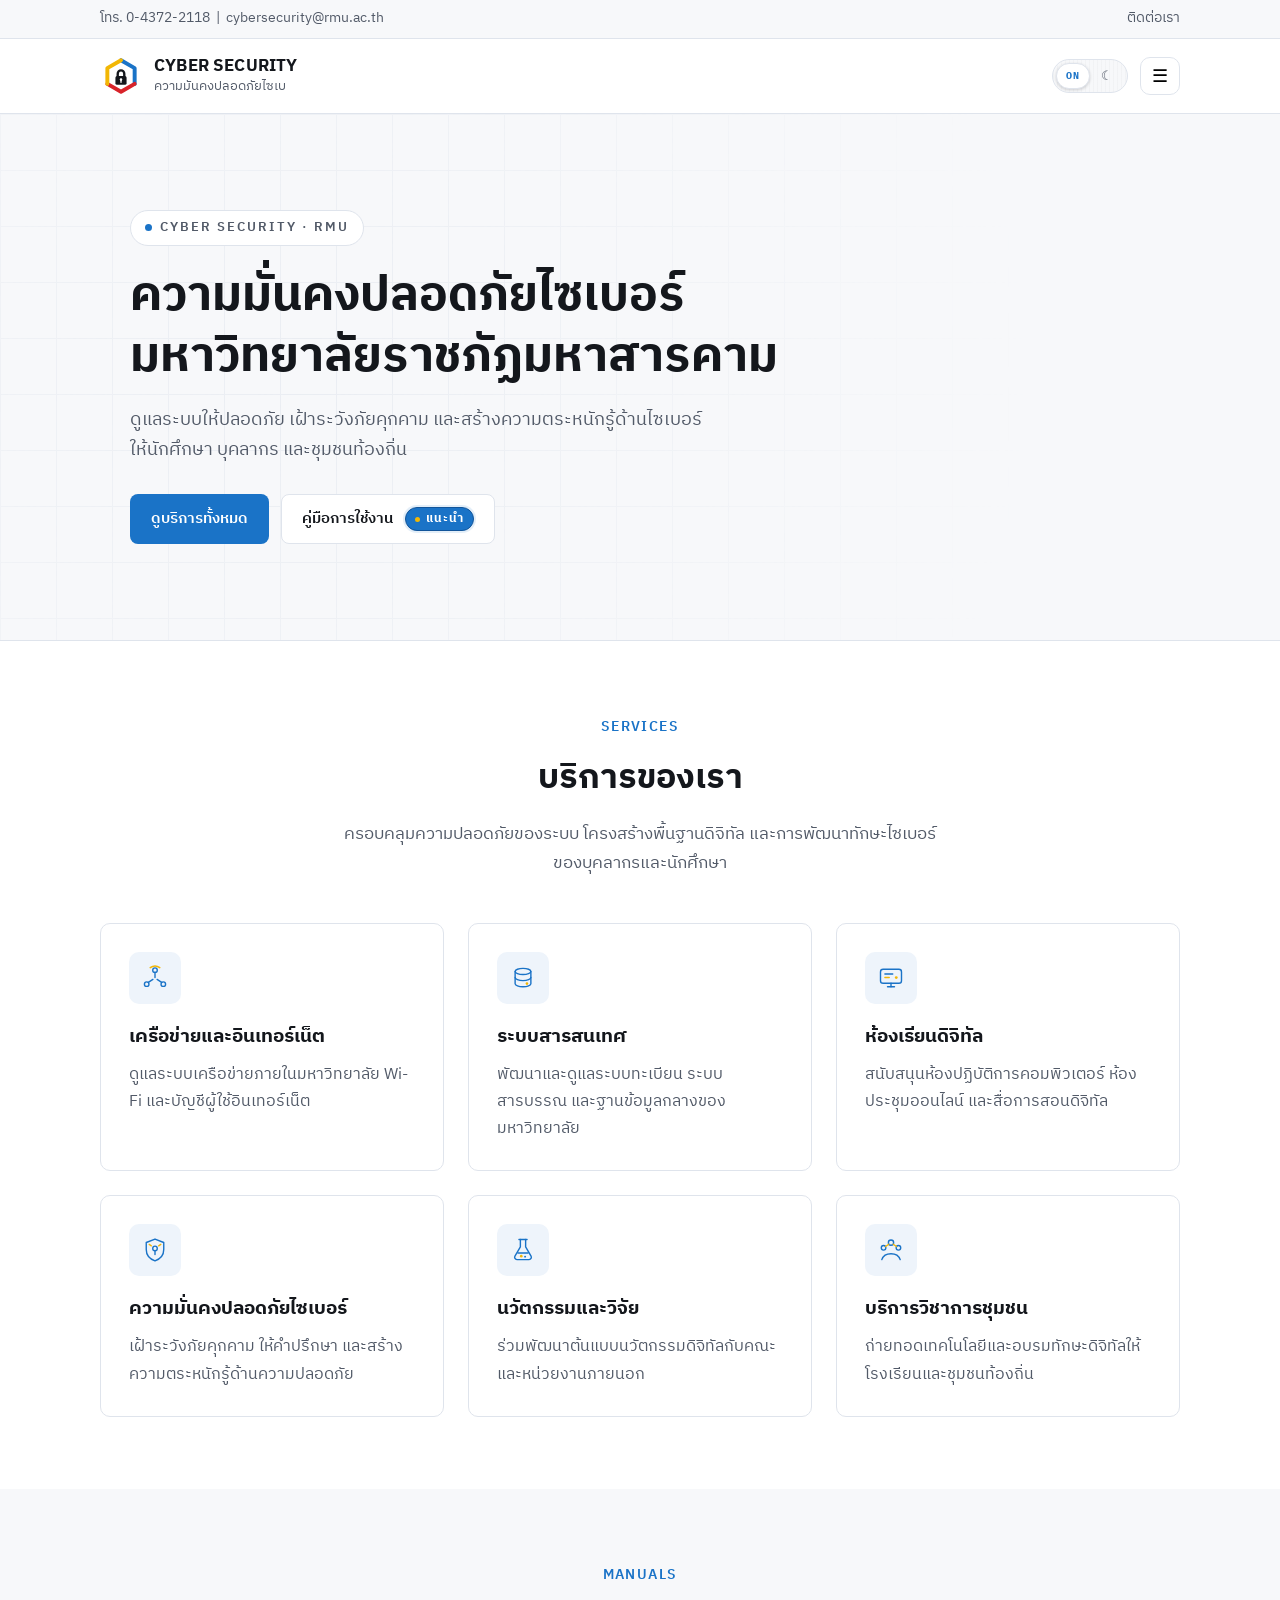
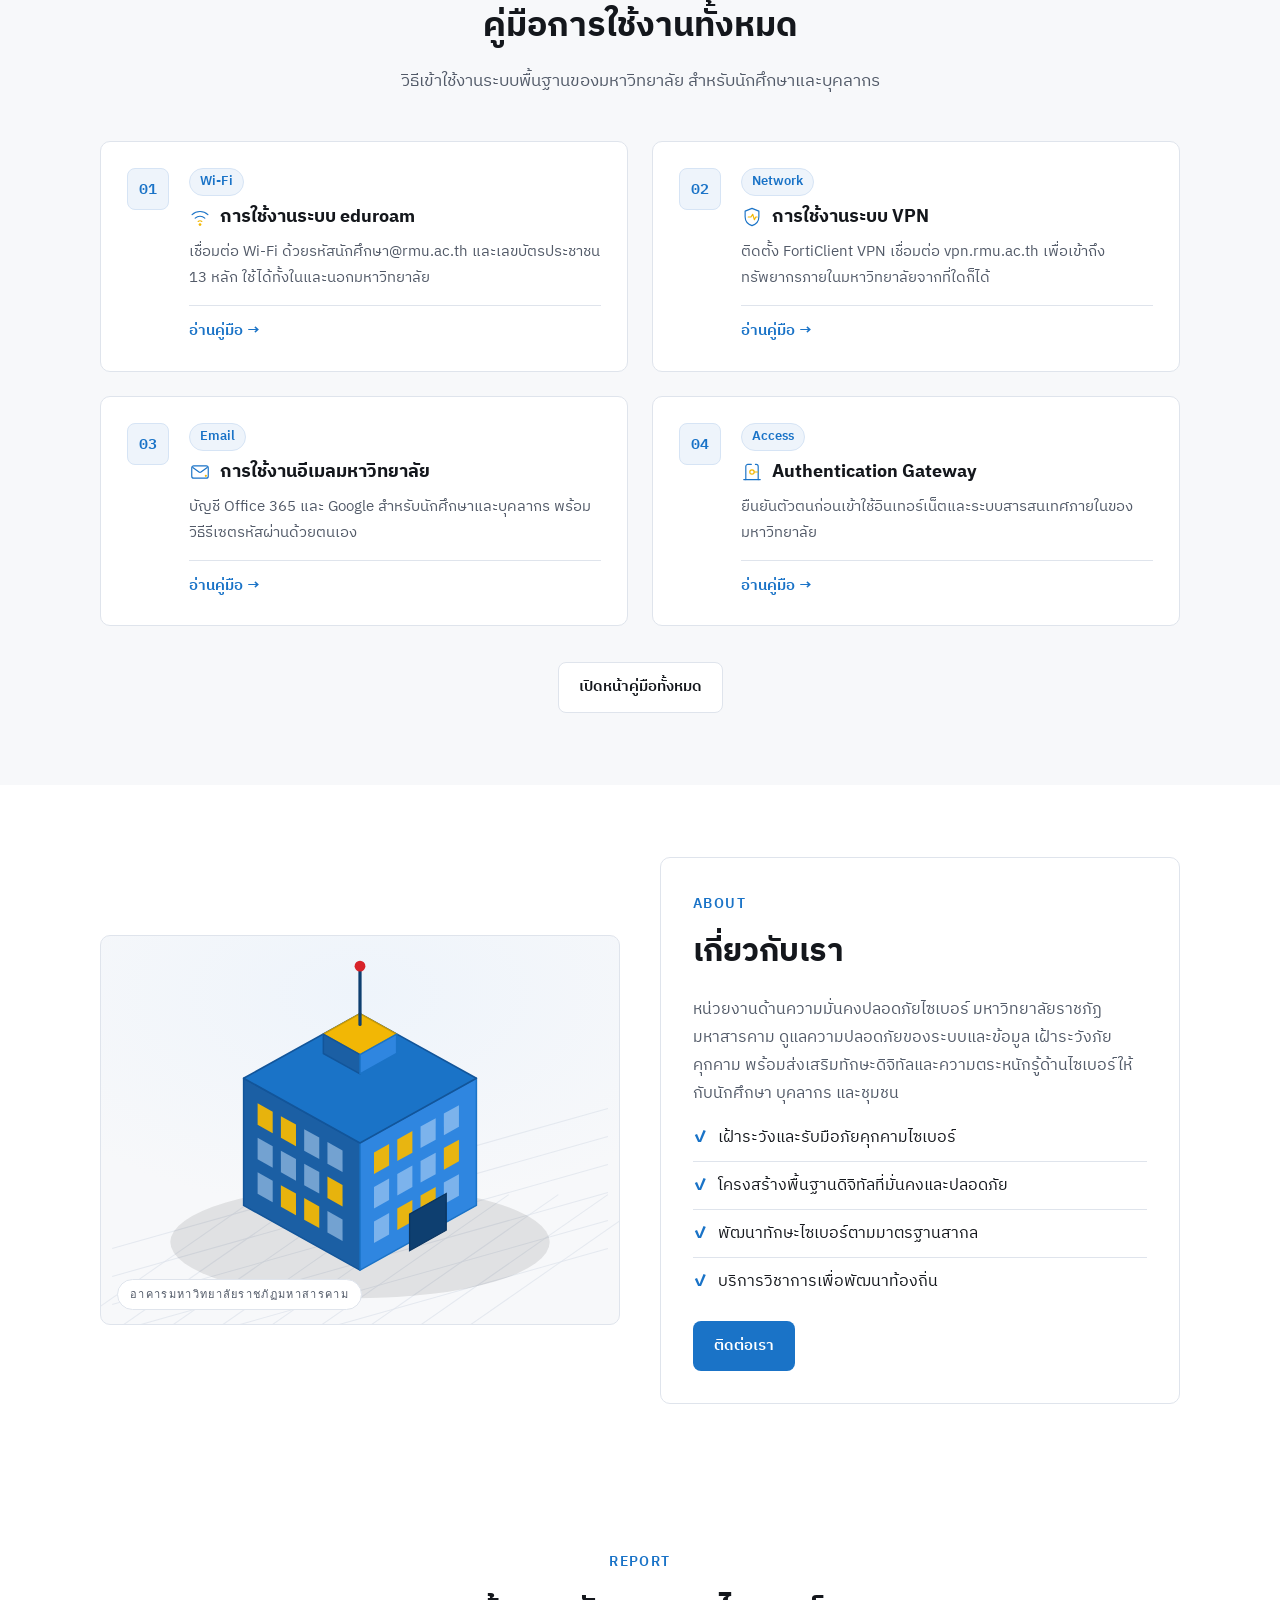
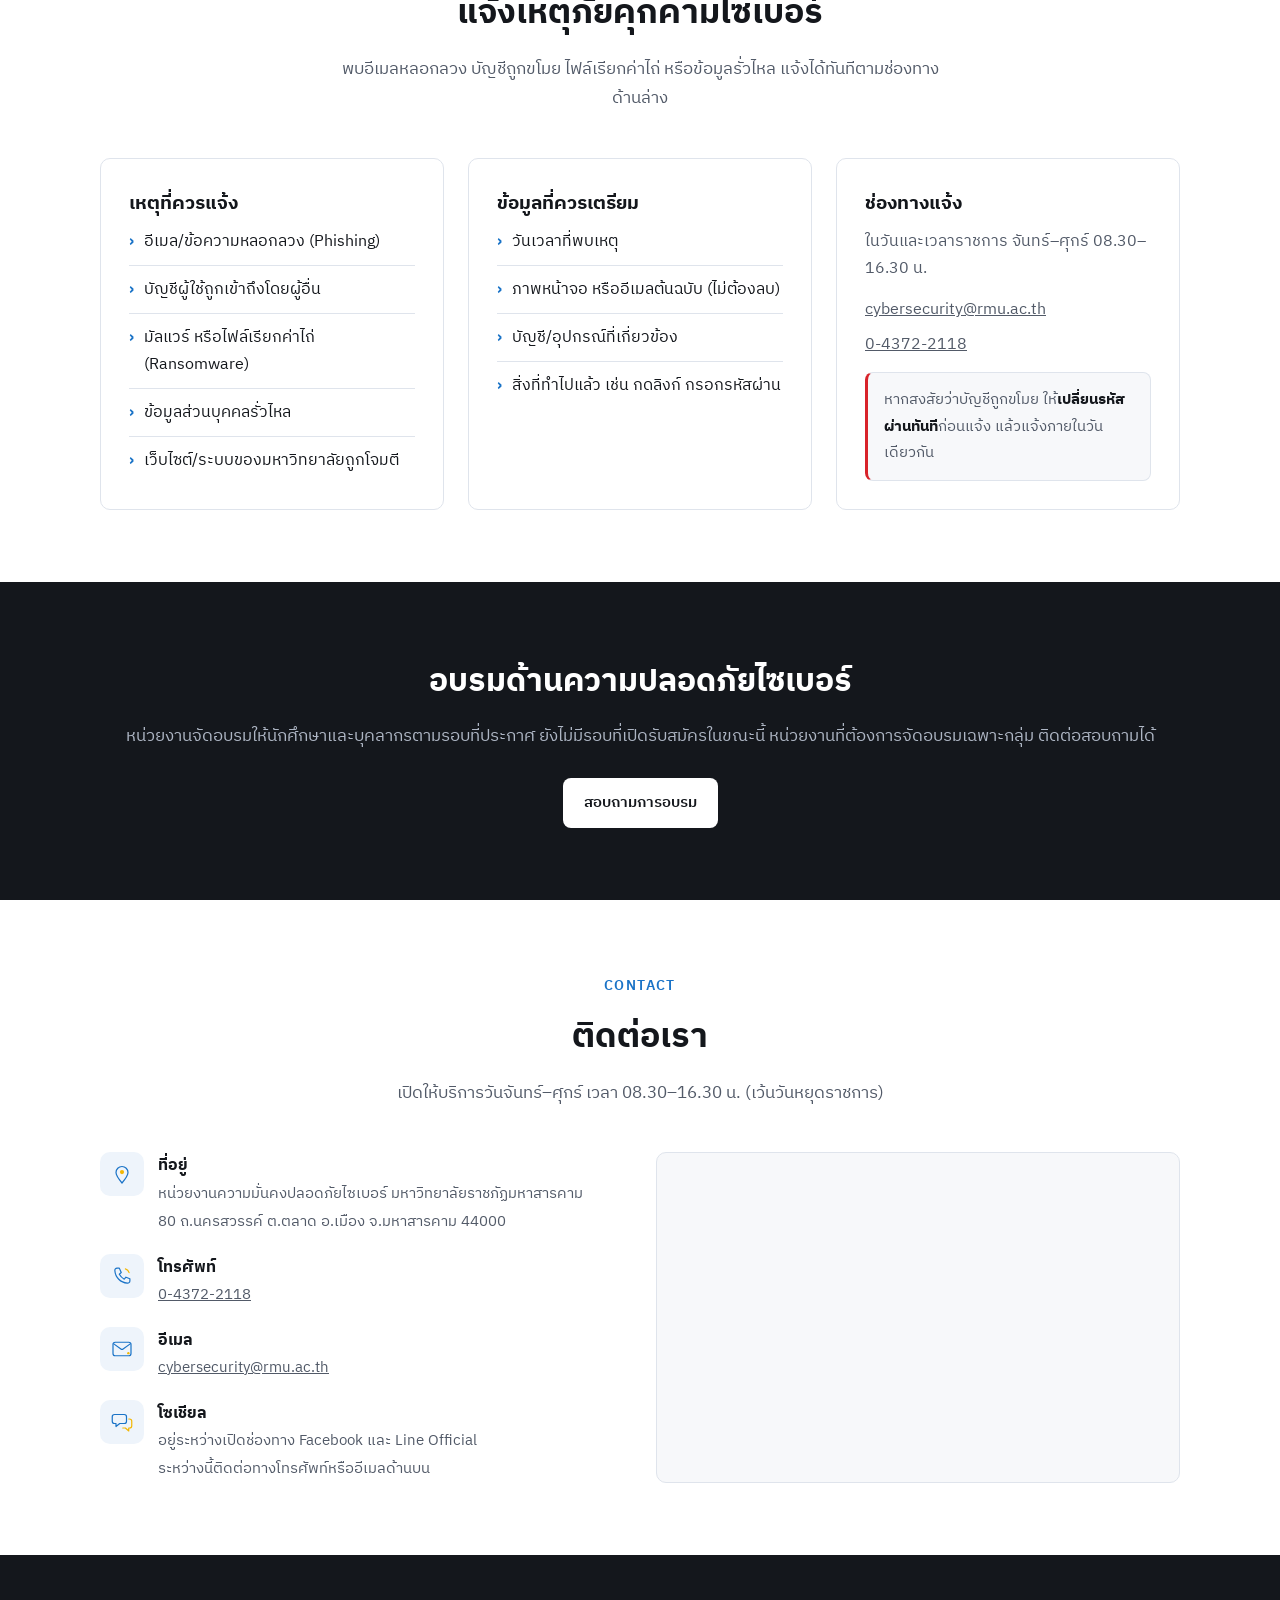
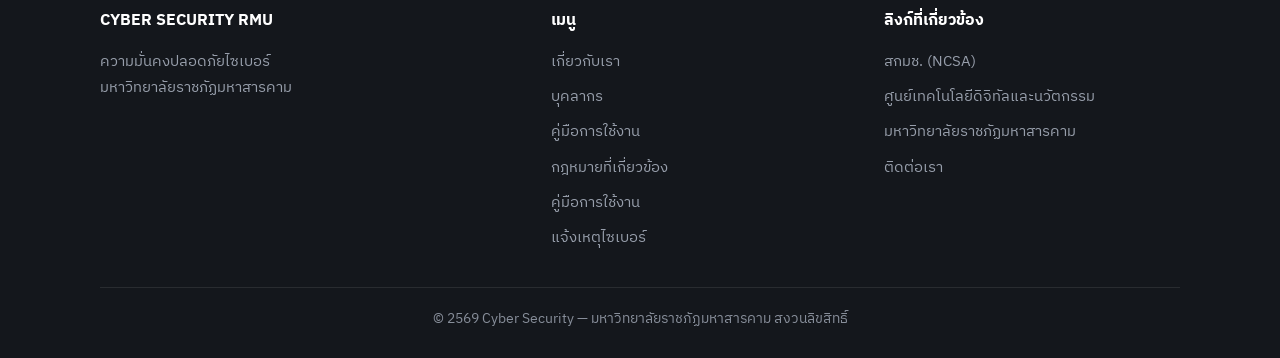
<file: index.html>
<!DOCTYPE html>
<html lang="th">
<head>
<meta charset="UTF-8">
<meta name="viewport" content="width=device-width, initial-scale=1">
<title>CYBER SECURITY RMU | ความมั่นคงปลอดภัยไซเบอร์ มหาวิทยาลัยราชภัฏมหาสารคาม</title>
<meta name="description" content="Cyber Security RMU — ความมั่นคงปลอดภัยไซเบอร์ มหาวิทยาลัยราชภัฏมหาสารคาม บริการ คู่มือการใช้งานระบบ บุคลากร และช่องทางแจ้งเหตุ">
<link rel="canonical" href="http://202.29.22.6:3002/">
<meta property="og:type" content="website">
<meta property="og:site_name" content="Cyber Security RMU">
<meta property="og:title" content="CYBER SECURITY RMU | ความมั่นคงปลอดภัยไซเบอร์ มหาวิทยาลัยราชภัฏมหาสารคาม">
<meta property="og:description" content="บริการ คู่มือการใช้งานระบบ บุคลากร และช่องทางแจ้งเหตุไซเบอร์ มหาวิทยาลัยราชภัฏมหาสารคาม">
<meta property="og:url" content="http://202.29.22.6:3002/">
<meta property="og:image" content="http://202.29.22.6:3002/favicon.svg">
<meta name="twitter:card" content="summary">
<link rel="icon" type="image/svg+xml" href="favicon.svg">
<link rel="apple-touch-icon" href="favicon.svg">
<meta name="theme-color" content="#1a73c7">
<link rel="preconnect" href="https://fonts.googleapis.com">
<link rel="preconnect" href="https://fonts.gstatic.com" crossorigin>
<link href="https://fonts.googleapis.com/css2?family=IBM+Plex+Sans+Thai:wght@400;500;600;700&family=IBM+Plex+Sans:wght@400;600;700&family=IBM+Plex+Mono:wght@400;600&display=swap" rel="stylesheet">
<link rel="stylesheet" href="assets/style.css">
<link rel="stylesheet" href="assets/components.css">
<link rel="stylesheet" href="assets/theme.css">
<script>
  // apply the saved theme before first paint (no flash of the wrong theme)
  (function () {
    try {
      var t = localStorage.getItem('theme');
      if (!t && window.matchMedia && window.matchMedia('(prefers-color-scheme: dark)').matches) t = 'dark';
      if (t === 'dark') document.documentElement.setAttribute('data-theme', 'dark');
    } catch (e) {}
  })();
</script>
<script>
  // set before first paint so the overlay never flashes in or out
  (function () {
    var reduce = window.matchMedia && window.matchMedia('(prefers-reduced-motion: reduce)').matches;
    if (!reduce) document.documentElement.classList.add('boot');
  })();
</script>
<script type="application/ld+json">
{
  "@context": "https://schema.org",
  "@type": "Organization",
  "name": "Cyber Security RMU",
  "alternateName": "หน่วยงานความมั่นคงปลอดภัยไซเบอร์ มหาวิทยาลัยราชภัฏมหาสารคาม",
  "url": "http://202.29.22.6:3002/",
  "parentOrganization": {"@type": "CollegeOrUniversity", "name": "มหาวิทยาลัยราชภัฏมหาสารคาม", "url": "https://www.rmu.ac.th"},
  "address": {
    "@type": "PostalAddress",
    "streetAddress": "80 ถ.นครสวรรค์ ต.ตลาด",
    "addressLocality": "อ.เมือง",
    "addressRegion": "มหาสารคาม",
    "postalCode": "44000",
    "addressCountry": "TH"
  },
  "contactPoint": [{
    "@type": "ContactPoint",
    "contactType": "technical support",
    "telephone": "+66-43-722118",
    "email": "cybersecurity@rmu.ac.th",
    "availableLanguage": ["th", "en"]
  }]
}
</script>
</head>
<body>
<a class="skip-link" href="#main">ข้ามไปยังเนื้อหาหลัก</a>

<div id="boot" role="status" aria-label="กำลังเข้าสู่ระบบ">
  <div class="boot-box">
    <div class="boot-mark">
      <img src="favicon.svg" width="40" height="40" alt="">
      <b id="bootTitle">CYBER SECURITY</b>
    </div>
    <div class="boot-log" id="bootLog"></div>
    <div class="boot-bar"><i id="bootBar"></i></div>
    <div class="boot-pct"><span>secure channel</span><span id="bootPct">0%</span></div>
  </div>
  <div class="boot-skip">กดที่ใดก็ได้เพื่อข้าม</div>
</div>

<div class="topbar">
  <div class="wrap">
    <span><a href="tel:+6643722118">โทร. 0-4372-2118</a> &nbsp;|&nbsp; <a href="mailto:cybersecurity@rmu.ac.th">cybersecurity@rmu.ac.th</a></span>
    <nav class="topbar-links">
      <a href="#contact">ติดต่อเรา</a>
    </nav>
  </div>
</div>

<header>
  <div class="wrap nav">
    <a class="brand" href="index.html">
      <img class="logo" src="favicon.svg" width="42" height="42" alt="โลโก้ Cyber Security RMU">
      <div class="brand-text">
        <b>CYBER SECURITY</b>
        <span class="type" data-words="ความมั่นคงปลอดภัยไซเบอร์ · RMU|Cyber Security · RMU" aria-label="ความมั่นคงปลอดภัยไซเบอร์ · RMU"></span>
      </div>
    </a>
    <nav class="menu" id="menu">
      <a href="index.html">หน้าหลัก</a>
      <a href="#about">เกี่ยวกับเรา</a>
      <a href="#services">บริการ</a>
      <a href="team.html">บุคลากร</a>
      <a href="guides.html">คู่มือ</a>
      <a href="laws.html">กฎหมาย</a>
      <a href="#training">อบรม</a>
      <a href="#incident">แจ้งเหตุ</a>
      <a href="#contact">ติดต่อ</a>
    </nav>
    <button class="theme-toggle" id="themeToggle" type="button" aria-pressed="false" aria-label="สลับโหมดมืด">
      <span class="ico sun" aria-hidden="true">☀</span>
      <span class="ico moon" aria-hidden="true">☾</span>
      <span class="knob" aria-hidden="true" id="themeKnob">ON</span>
      <span class="lbl" id="themeLabel">light</span>
    </button>
    <button class="burger" id="burger" aria-label="เปิดเมนู" aria-controls="menu" aria-expanded="false">☰</button>
  </div>
</header>

<main id="main" tabindex="-1">

  <!-- HERO -->
  <section class="hero">
    <div class="wrap">
      <div>
        <span class="eyebrow">Cyber Security · RMU</span>
        <h1>ความมั่นคงปลอดภัยไซเบอร์<br>มหาวิทยาลัยราชภัฏมหาสารคาม</h1>
        <p>ดูแลระบบให้ปลอดภัย เฝ้าระวังภัยคุกคาม และสร้างความตระหนักรู้ด้านไซเบอร์ ให้นักศึกษา บุคลากร และชุมชนท้องถิ่น</p>
        <div class="hero-actions">
          <a class="btn btn-primary" href="#services">ดูบริการทั้งหมด</a>
          <a class="btn btn-ghost" href="guides.html">คู่มือการใช้งาน <span class="rec">แนะนำ</span></a>
        </div>
      </div>
    </div>
  </section>

  <!-- SERVICES -->
  <section id="services">
    <div class="wrap">
      <div class="sec-head">
        <span class="tag">Services</span>
        <h2>บริการของเรา</h2>
        <p>ครอบคลุมความปลอดภัยของระบบ โครงสร้างพื้นฐานดิจิทัล และการพัฒนาทักษะไซเบอร์ของบุคลากรและนักศึกษา</p>
      </div>
      <div class="grid-3">
        <article class="card"><div class="ico"><svg viewBox="0 0 32 32" aria-hidden="true"><path stroke d="M16 9.5v6"/><path stroke d="M13.6 17.6 8.4 21"/><path stroke d="M18.4 17.6 23.6 21"/><circle stroke cx="16" cy="7" r="2.6"/><circle stroke cx="6.5" cy="23" r="2.6"/><circle stroke cx="25.5" cy="23" r="2.6"/><path stroke class="ac" d="M10.5 4.2A9.4 9.4 0 0 1 21.5 4.2"/></svg></div><h3>เครือข่ายและอินเทอร์เน็ต</h3><p>ดูแลระบบเครือข่ายภายในมหาวิทยาลัย Wi-Fi และบัญชีผู้ใช้อินเทอร์เน็ต</p></article>
        <article class="card"><div class="ico"><svg viewBox="0 0 32 32" aria-hidden="true"><ellipse stroke cx="16" cy="8.5" rx="9" ry="3.5"/><path stroke d="M7 8.5v7c0 1.9 4 3.5 9 3.5s9-1.6 9-3.5v-7"/><path stroke d="M7 15.5v7c0 1.9 4 3.5 9 3.5s9-1.6 9-3.5v-7"/><circle class="ac-f" cx="20.5" cy="22.4" r="1.5"/></svg></div><h3>ระบบสารสนเทศ</h3><p>พัฒนาและดูแลระบบทะเบียน ระบบสารบรรณ และฐานข้อมูลกลางของมหาวิทยาลัย</p></article>
        <article class="card"><div class="ico"><svg viewBox="0 0 32 32" aria-hidden="true"><rect stroke x="4" y="6" width="24" height="16" rx="3"/><path stroke d="M12 26h8"/><path stroke d="M16 22v4"/><path stroke d="M9 11.5h9"/><path stroke class="ac" d="M9 15.5h5"/><circle class="ac-f" cx="22" cy="15.5" r="1.6"/></svg></div><h3>ห้องเรียนดิจิทัล</h3><p>สนับสนุนห้องปฏิบัติการคอมพิวเตอร์ ห้องประชุมออนไลน์ และสื่อการสอนดิจิทัล</p></article>
        <article class="card"><div class="ico"><svg viewBox="0 0 32 32" aria-hidden="true"><path stroke d="M16 3.5 26 7.4v8.1c0 6.2-4.1 10.9-10 13-5.9-2.1-10-6.8-10-13V7.4z"/><circle stroke cx="16" cy="14.2" r="2.6"/><path stroke d="M16 16.8v4.4"/><path stroke class="ac" d="M11.8 11.2 9.4 9.6"/><path stroke class="ac" d="M20.2 11.2l2.4-1.6"/></svg></div><h3>ความมั่นคงปลอดภัยไซเบอร์</h3><p>เฝ้าระวังภัยคุกคาม ให้คำปรึกษา และสร้างความตระหนักรู้ด้านความปลอดภัย</p></article>
        <article class="card"><div class="ico"><svg viewBox="0 0 32 32" aria-hidden="true"><path stroke d="M13 4v8.4L6.8 23.1A2.6 2.6 0 0 0 9 27h14a2.6 2.6 0 0 0 2.2-3.9L19 12.4V4"/><path stroke d="M11.4 4h9.2"/><path stroke d="M10.2 19.5h11.6"/><circle class="ac-f" cx="14" cy="23" r="1.5"/><circle class="nd" cx="18.4" cy="23.6" r="1.1"/></svg></div><h3>นวัตกรรมและวิจัย</h3><p>ร่วมพัฒนาต้นแบบนวัตกรรมดิจิทัลกับคณะและหน่วยงานภายนอก</p></article>
        <article class="card"><div class="ico"><svg viewBox="0 0 32 32" aria-hidden="true"><circle stroke cx="16" cy="7.6" r="3"/><circle stroke cx="7.5" cy="13.5" r="2.6"/><circle stroke cx="24.5" cy="13.5" r="2.6"/><path stroke class="ac" d="M13.4 9.4 9.8 12"/><path stroke class="ac" d="M18.6 9.4 22.2 12"/><path stroke d="M5.5 27c1.4-4.2 5.4-6.8 10.5-6.8S25.1 22.8 26.5 27"/></svg></div><h3>บริการวิชาการชุมชน</h3><p>ถ่ายทอดเทคโนโลยีและอบรมทักษะดิจิทัลให้โรงเรียนและชุมชนท้องถิ่น</p></article>
      </div>
    </div>
  </section>

  <!-- MANUALS -->
  <section class="news" id="manuals">
    <div class="wrap">
      <div class="sec-head">
        <span class="tag">Manuals</span>
        <h2>คู่มือการใช้งานทั้งหมด</h2>
        <p>วิธีเข้าใช้งานระบบพื้นฐานของมหาวิทยาลัย สำหรับนักศึกษาและบุคลากร</p>
      </div>
      <div class="manual-grid">

        <a class="manual" href="guides.html#eduroam">
          <span class="manual-no">01</span>
          <div class="manual-body">
            <span class="pill">Wi-Fi</span>
            <h3><svg class="ttl-ico" viewBox="0 0 32 32" aria-hidden="true"><path stroke d="M4.5 12.5a17 17 0 0 1 23 0"/><path stroke d="M9 17.6a10.6 10.6 0 0 1 14 0"/><path stroke class="ac" d="M13.3 22.5a4.4 4.4 0 0 1 5.4 0"/><circle class="ac-f" cx="16" cy="27" r="2"/></svg><span>การใช้งานระบบ eduroam</span></h3>
            <p>เชื่อมต่อ Wi-Fi ด้วยรหัสนักศึกษา@rmu.ac.th และเลขบัตรประชาชน 13 หลัก ใช้ได้ทั้งในและนอกมหาวิทยาลัย</p>
            <span class="more">อ่านคู่มือ →</span>
          </div>
        </a>

        <a class="manual" href="guides.html#vpn">
          <span class="manual-no">02</span>
          <div class="manual-body">
            <span class="pill">Network</span>
            <h3><svg class="ttl-ico" viewBox="0 0 32 32" aria-hidden="true"><path stroke d="M16 3.5 26 7.4v8.1c0 6.2-4.1 10.9-10 13-5.9-2.1-10-6.8-10-13V7.4z"/><path stroke class="ac" d="M10.5 16h4l2.5-4 2.5 8 2-4h2"/></svg><span>การใช้งานระบบ VPN</span></h3>
            <p>ติดตั้ง FortiClient VPN เชื่อมต่อ vpn.rmu.ac.th เพื่อเข้าถึงทรัพยากรภายในมหาวิทยาลัยจากที่ใดก็ได้</p>
            <span class="more">อ่านคู่มือ →</span>
          </div>
        </a>

        <a class="manual" href="guides.html#email">
          <span class="manual-no">03</span>
          <div class="manual-body">
            <span class="pill">Email</span>
            <h3><svg class="ttl-ico" viewBox="0 0 32 32" aria-hidden="true"><rect stroke x="4" y="7" width="24" height="18" rx="3"/><path stroke d="m5.5 9.5 9 6.6a2.6 2.6 0 0 0 3 0l9-6.6"/><circle class="ac-f" cx="24.5" cy="21.5" r="1.6"/></svg><span>การใช้งานอีเมลมหาวิทยาลัย</span></h3>
            <p>บัญชี Office 365 และ Google สำหรับนักศึกษาและบุคลากร พร้อมวิธีรีเซตรหัสผ่านด้วยตนเอง</p>
            <span class="more">อ่านคู่มือ →</span>
          </div>
        </a>

        <a class="manual" href="guides.html#gateway">
          <span class="manual-no">04</span>
          <div class="manual-body">
            <span class="pill">Access</span>
            <h3><svg class="ttl-ico" viewBox="0 0 32 32" aria-hidden="true"><path stroke d="M7 27V8a3 3 0 0 1 3-3h5"/><path stroke d="M25 27V8a3 3 0 0 0-3-3h-1"/><path stroke d="M4 27h24"/><circle stroke class="ac" cx="16" cy="16" r="3.2"/><path stroke class="ac" d="M19.2 16h5"/></svg><span>Authentication Gateway</span></h3>
            <p>ยืนยันตัวตนก่อนเข้าใช้อินเทอร์เน็ตและระบบสารสนเทศภายในของมหาวิทยาลัย</p>
            <span class="more">อ่านคู่มือ →</span>
          </div>
        </a>

      </div>
      <div class="center"><a class="btn btn-ghost" href="guides.html">เปิดหน้าคู่มือทั้งหมด</a></div>
    </div>
  </section>

  <!-- ABOUT -->
  <section class="about" id="about">
    <div class="wrap grid-2">
      <div class="about-media campus-stage">
        <svg class="campus" viewBox="0 0 460 360" role="img" aria-label="ภาพประกอบสามมิติ อาคารมหาวิทยาลัยราชภัฏมหาสารคาม">
          <g class="grid" aria-hidden="true">
            <line x1="-92" y1="400" x2="138" y2="240"/>
            <line x1="-46" y1="400" x2="184" y2="240"/>
            <line x1="0" y1="400" x2="230" y2="240"/>
            <line x1="46" y1="400" x2="276" y2="240"/>
            <line x1="92" y1="400" x2="322" y2="240"/>
            <line x1="138" y1="400" x2="368" y2="240"/>
            <line x1="184" y1="400" x2="414" y2="240"/>
            <line x1="230" y1="400" x2="460" y2="240"/>
            <line x1="276" y1="400" x2="506" y2="240"/>
            <line x1="0" y1="290" x2="460" y2="160"/>
            <line x1="0" y1="316" x2="460" y2="186"/>
            <line x1="0" y1="342" x2="460" y2="212"/>
            <line x1="0" y1="368" x2="460" y2="238"/>
            <line x1="0" y1="394" x2="460" y2="264"/>
            <line x1="0" y1="420" x2="460" y2="290"/>
          </g>
          <g class="block">
            <ellipse cx="230" cy="284" rx="176" ry="52" class="shadow"/>
            <polygon points="122.0,132.0 230.0,192.0 230.0,310.0 122.0,250.0" class="face-l"/>
            <polygon points="230.0,192.0 338.0,132.0 338.0,250.0 230.0,310.0" class="face-r"/>
            <polygon points="230.0,72.0 338.0,132.0 230.0,192.0 122.0,132.0" class="roof"/>
            <polygon points="135.0,155.2 149.0,163.0 149.0,183.0 135.0,175.2" class="win lit" style="animation-delay:0.00s"/>
            <polygon points="135.0,187.2 149.0,195.0 149.0,215.0 135.0,207.2" class="win" style="animation-delay:0.90s"/>
            <polygon points="135.0,219.2 149.0,227.0 149.0,247.0 135.0,239.2" class="win" style="animation-delay:1.80s"/>
            <polygon points="156.6,167.2 170.6,175.0 170.6,195.0 156.6,187.2" class="win lit" style="animation-delay:2.70s"/>
            <polygon points="156.6,199.2 170.6,207.0 170.6,227.0 156.6,219.2" class="win" style="animation-delay:3.60s"/>
            <polygon points="156.6,231.2 170.6,239.0 170.6,259.0 156.6,251.2" class="win lit" style="animation-delay:4.50s"/>
            <polygon points="178.2,179.2 192.2,187.0 192.2,207.0 178.2,199.2" class="win" style="animation-delay:0.00s"/>
            <polygon points="178.2,211.2 192.2,219.0 192.2,239.0 178.2,231.2" class="win" style="animation-delay:0.90s"/>
            <polygon points="178.2,243.2 192.2,251.0 192.2,271.0 178.2,263.2" class="win lit" style="animation-delay:1.80s"/>
            <polygon points="199.8,191.2 213.8,199.0 213.8,219.0 199.8,211.2" class="win" style="animation-delay:2.70s"/>
            <polygon points="199.8,223.2 213.8,231.0 213.8,251.0 199.8,243.2" class="win lit" style="animation-delay:3.60s"/>
            <polygon points="199.8,255.2 213.8,263.0 213.8,283.0 199.8,275.2" class="win" style="animation-delay:4.50s"/>
            <polygon points="243.0,200.8 257.0,193.0 257.0,213.0 243.0,220.8" class="win lit" style="animation-delay:0.00s"/>
            <polygon points="243.0,232.8 257.0,225.0 257.0,245.0 243.0,252.8" class="win" style="animation-delay:0.90s"/>
            <polygon points="243.0,264.8 257.0,257.0 257.0,277.0 243.0,284.8" class="win" style="animation-delay:1.80s"/>
            <polygon points="264.6,188.8 278.6,181.0 278.6,201.0 264.6,208.8" class="win lit" style="animation-delay:2.70s"/>
            <polygon points="264.6,220.8 278.6,213.0 278.6,233.0 264.6,240.8" class="win" style="animation-delay:3.60s"/>
            <polygon points="264.6,252.8 278.6,245.0 278.6,265.0 264.6,272.8" class="win lit" style="animation-delay:4.50s"/>
            <polygon points="286.2,176.8 300.2,169.0 300.2,189.0 286.2,196.8" class="win" style="animation-delay:0.00s"/>
            <polygon points="286.2,208.8 300.2,201.0 300.2,221.0 286.2,228.8" class="win" style="animation-delay:0.90s"/>
            <polygon points="286.2,240.8 300.2,233.0 300.2,253.0 286.2,260.8" class="win lit" style="animation-delay:1.80s"/>
            <polygon points="307.8,164.8 321.8,157.0 321.8,177.0 307.8,184.8" class="win" style="animation-delay:2.70s"/>
            <polygon points="307.8,196.8 321.8,189.0 321.8,209.0 307.8,216.8" class="win lit" style="animation-delay:3.60s"/>
            <polygon points="307.8,228.8 321.8,221.0 321.8,241.0 307.8,248.8" class="win" style="animation-delay:4.50s"/>
            <polygon points="276.0,258.0 310.0,239.0 310.0,273.0 276.0,292.0" class="door"/>
            <polygon points="196.0,91.0 230.0,72.0 264.0,91.0 230.0,110.0" class="roof2"/>
            <polygon points="196.0,91.0 230.0,110.0 230.0,128.0 196.0,109.0" class="face-l"/>
            <polygon points="230.0,110.0 264.0,91.0 264.0,109.0 230.0,128.0" class="face-r"/>
            <line x1="230" y1="82" x2="230" y2="30" class="mast"/>
            <circle cx="230" cy="28" r="5" class="beacon"/>
          </g>
        </svg>
        <span class="campus-cap">อาคารมหาวิทยาลัยราชภัฏมหาสารคาม</span>
      </div>
      <div class="about-body">
        <span class="tag">About</span>
        <h2>เกี่ยวกับเรา</h2>
        <p>หน่วยงานด้านความมั่นคงปลอดภัยไซเบอร์ มหาวิทยาลัยราชภัฏมหาสารคาม ดูแลความปลอดภัยของระบบและข้อมูล เฝ้าระวังภัยคุกคาม พร้อมส่งเสริมทักษะดิจิทัลและความตระหนักรู้ด้านไซเบอร์ให้กับนักศึกษา บุคลากร และชุมชน</p>
        <ul class="checks">
          <li><i>✓</i><span>เฝ้าระวังและรับมือภัยคุกคามไซเบอร์</span></li>
          <li><i>✓</i><span>โครงสร้างพื้นฐานดิจิทัลที่มั่นคงและปลอดภัย</span></li>
          <li><i>✓</i><span>พัฒนาทักษะไซเบอร์ตามมาตรฐานสากล</span></li>
          <li><i>✓</i><span>บริการวิชาการเพื่อพัฒนาท้องถิ่น</span></li>
        </ul>
        <a class="btn btn-primary" href="#contact">ติดต่อเรา</a>
      </div>
    </div>
  </section>

  <!-- INCIDENT -->
  <section id="incident">
    <div class="wrap">
      <div class="sec-head">
        <span class="tag">Report</span>
        <h2>แจ้งเหตุภัยคุกคามไซเบอร์</h2>
        <p>พบอีเมลหลอกลวง บัญชีถูกขโมย ไฟล์เรียกค่าไถ่ หรือข้อมูลรั่วไหล แจ้งได้ทันทีตามช่องทางด้านล่าง</p>
      </div>

      <div class="grid-3">
        <article class="card">
          <h3>เหตุที่ควรแจ้ง</h3>
          <ul class="checks" style="margin-bottom:0">
            <li><i>›</i><span>อีเมล/ข้อความหลอกลวง (Phishing)</span></li>
            <li><i>›</i><span>บัญชีผู้ใช้ถูกเข้าถึงโดยผู้อื่น</span></li>
            <li><i>›</i><span>มัลแวร์ หรือไฟล์เรียกค่าไถ่ (Ransomware)</span></li>
            <li><i>›</i><span>ข้อมูลส่วนบุคคลรั่วไหล</span></li>
            <li><i>›</i><span>เว็บไซต์/ระบบของมหาวิทยาลัยถูกโจมตี</span></li>
          </ul>
        </article>

        <article class="card">
          <h3>ข้อมูลที่ควรเตรียม</h3>
          <ul class="checks" style="margin-bottom:0">
            <li><i>›</i><span>วันเวลาที่พบเหตุ</span></li>
            <li><i>›</i><span>ภาพหน้าจอ หรืออีเมลต้นฉบับ (ไม่ต้องลบ)</span></li>
            <li><i>›</i><span>บัญชี/อุปกรณ์ที่เกี่ยวข้อง</span></li>
            <li><i>›</i><span>สิ่งที่ทำไปแล้ว เช่น กดลิงก์ กรอกรหัสผ่าน</span></li>
          </ul>
        </article>

        <article class="card">
          <h3>ช่องทางแจ้ง</h3>
          <p style="margin-bottom:14px">ในวันและเวลาราชการ จันทร์–ศุกร์ 08.30–16.30 น.</p>
          <p style="margin-bottom:8px"><a href="mailto:cybersecurity@rmu.ac.th?subject=แจ้งเหตุภัยคุกคามไซเบอร์">cybersecurity@rmu.ac.th</a></p>
          <p style="margin-bottom:14px"><a href="tel:+6643722118">0-4372-2118</a></p>
          <div class="note warn" style="margin:0">หากสงสัยว่าบัญชีถูกขโมย ให้<b>เปลี่ยนรหัสผ่านทันที</b>ก่อนแจ้ง แล้วแจ้งภายในวันเดียวกัน</div>
        </article>
      </div>
    </div>
  </section>

  <!-- TRAINING / CTA -->
  <section class="cta" id="training">
    <div class="wrap">
      <h2>อบรมด้านความปลอดภัยไซเบอร์</h2>
      <p>หน่วยงานจัดอบรมให้นักศึกษาและบุคลากรตามรอบที่ประกาศ ยังไม่มีรอบที่เปิดรับสมัครในขณะนี้ หน่วยงานที่ต้องการจัดอบรมเฉพาะกลุ่ม ติดต่อสอบถามได้</p>
      <a class="btn btn-light" href="mailto:cybersecurity@rmu.ac.th?subject=สอบถามการอบรมด้านความปลอดภัยไซเบอร์">สอบถามการอบรม</a>
    </div>
  </section>

  <!-- CONTACT -->
  <section id="contact">
    <div class="wrap">
      <div class="sec-head">
        <span class="tag">Contact</span>
        <h2>ติดต่อเรา</h2>
        <p>เปิดให้บริการวันจันทร์–ศุกร์ เวลา 08.30–16.30 น. (เว้นวันหยุดราชการ)</p>
      </div>
      <div class="contact-grid">
        <div class="info">
          <div class="info-row"><div class="ico"><svg viewBox="0 0 32 32" aria-hidden="true"><path stroke d="M16 28c5.3-6.4 8-11 8-14a8 8 0 1 0-16 0c0 3 2.7 7.6 8 14z"/><circle class="ac-f" cx="16" cy="13.4" r="2.8"/></svg></div><div><b>ที่อยู่</b><span>หน่วยงานความมั่นคงปลอดภัยไซเบอร์ มหาวิทยาลัยราชภัฏมหาสารคาม<br>80 ถ.นครสวรรค์ ต.ตลาด อ.เมือง จ.มหาสารคาม 44000</span></div></div>
          <div class="info-row"><div class="ico"><svg viewBox="0 0 32 32" aria-hidden="true"><path stroke d="M12.4 5.5h-3A3 3 0 0 0 6.5 9c.6 8.9 7.6 15.9 16.5 16.5a3 3 0 0 0 3.5-2.9v-3l-5.2-2-2.3 2.6a17.6 17.6 0 0 1-6.6-6.6l2.6-2.3z"/><path stroke class="ac" d="M20.5 6.5a7.5 7.5 0 0 1 5 5"/></svg></div><div><b>โทรศัพท์</b><span><a href="tel:+6643722118">0-4372-2118</a></span></div></div>
          <div class="info-row"><div class="ico"><svg viewBox="0 0 32 32" aria-hidden="true"><rect stroke x="4" y="7" width="24" height="18" rx="3"/><path stroke d="m5.5 9.5 9 6.6a2.6 2.6 0 0 0 3 0l9-6.6"/><circle class="ac-f" cx="24.5" cy="21.5" r="1.6"/></svg></div><div><b>อีเมล</b><span><a href="mailto:cybersecurity@rmu.ac.th">cybersecurity@rmu.ac.th</a></span></div></div>
          <div class="info-row"><div class="ico"><svg viewBox="0 0 32 32" aria-hidden="true"><path stroke d="M6 6h13a3 3 0 0 1 3 3v6a3 3 0 0 1-3 3h-6l-5 4v-4H6a3 3 0 0 1-3-3V9a3 3 0 0 1 3-3z"/><path stroke class="ac" d="M25 12h1a3 3 0 0 1 3 3v6a3 3 0 0 1-3 3h-1v4l-4.5-4H17"/></svg></div><div><b>โซเชียล</b><span>อยู่ระหว่างเปิดช่องทาง Facebook และ Line Official<br>ระหว่างนี้ติดต่อทางโทรศัพท์หรืออีเมลด้านบน</span></div></div>
        </div>
        <div class="map">
          <iframe
            title="แผนที่ Cyber Security มหาวิทยาลัยราชภัฏมหาสารคาม"
            src="https://www.google.com/maps?q=16.2000042,103.2722002&hl=th&z=16&output=embed"
            width="100%" height="100%" style="border:0; min-height:320px; display:block"
            allowfullscreen loading="lazy" referrerpolicy="no-referrer-when-downgrade"></iframe>
        </div>
      </div>
    </div>
  </section>

</main>

<footer>
  <div class="wrap">
    <div class="foot-grid">
      <div>
        <h4>CYBER SECURITY RMU</h4>
        <p style="margin:0; opacity:.85">ความมั่นคงปลอดภัยไซเบอร์<br>มหาวิทยาลัยราชภัฏมหาสารคาม</p>
      </div>
      <div>
        <h4>เมนู</h4>
        <ul>
          <li><a href="#about">เกี่ยวกับเรา</a></li>
          <li><a href="team.html">บุคลากร</a></li>
          <li><a href="guides.html">คู่มือการใช้งาน</a></li>
          <li><a href="laws.html">กฎหมายที่เกี่ยวข้อง</a></li>
          <li><a href="#manuals">คู่มือการใช้งาน</a></li>
          <li><a href="#incident">แจ้งเหตุไซเบอร์</a></li>
        </ul>
      </div>
      <div>
        <h4>ลิงก์ที่เกี่ยวข้อง</h4>
        <ul>
          <li><a href="https://www.ncsa.or.th/" target="_blank" rel="noopener">สกมช. (NCSA)</a></li>
          <li><a href="https://cc.rmu.ac.th/" target="_blank" rel="noopener">ศูนย์เทคโนโลยีดิจิทัลและนวัตกรรม</a></li>
          <li><a href="https://www.rmu.ac.th" target="_blank" rel="noopener">มหาวิทยาลัยราชภัฏมหาสารคาม</a></li>
          <li><a href="#contact">ติดต่อเรา</a></li>
        </ul>
      </div>
    </div>
    <div class="copy">© 2569 Cyber Security — มหาวิทยาลัยราชภัฏมหาสารคาม สงวนลิขสิทธิ์</div>
  </div>
</footer>

<script src="assets/main.js" defer></script>
</body>
</html>
</file>
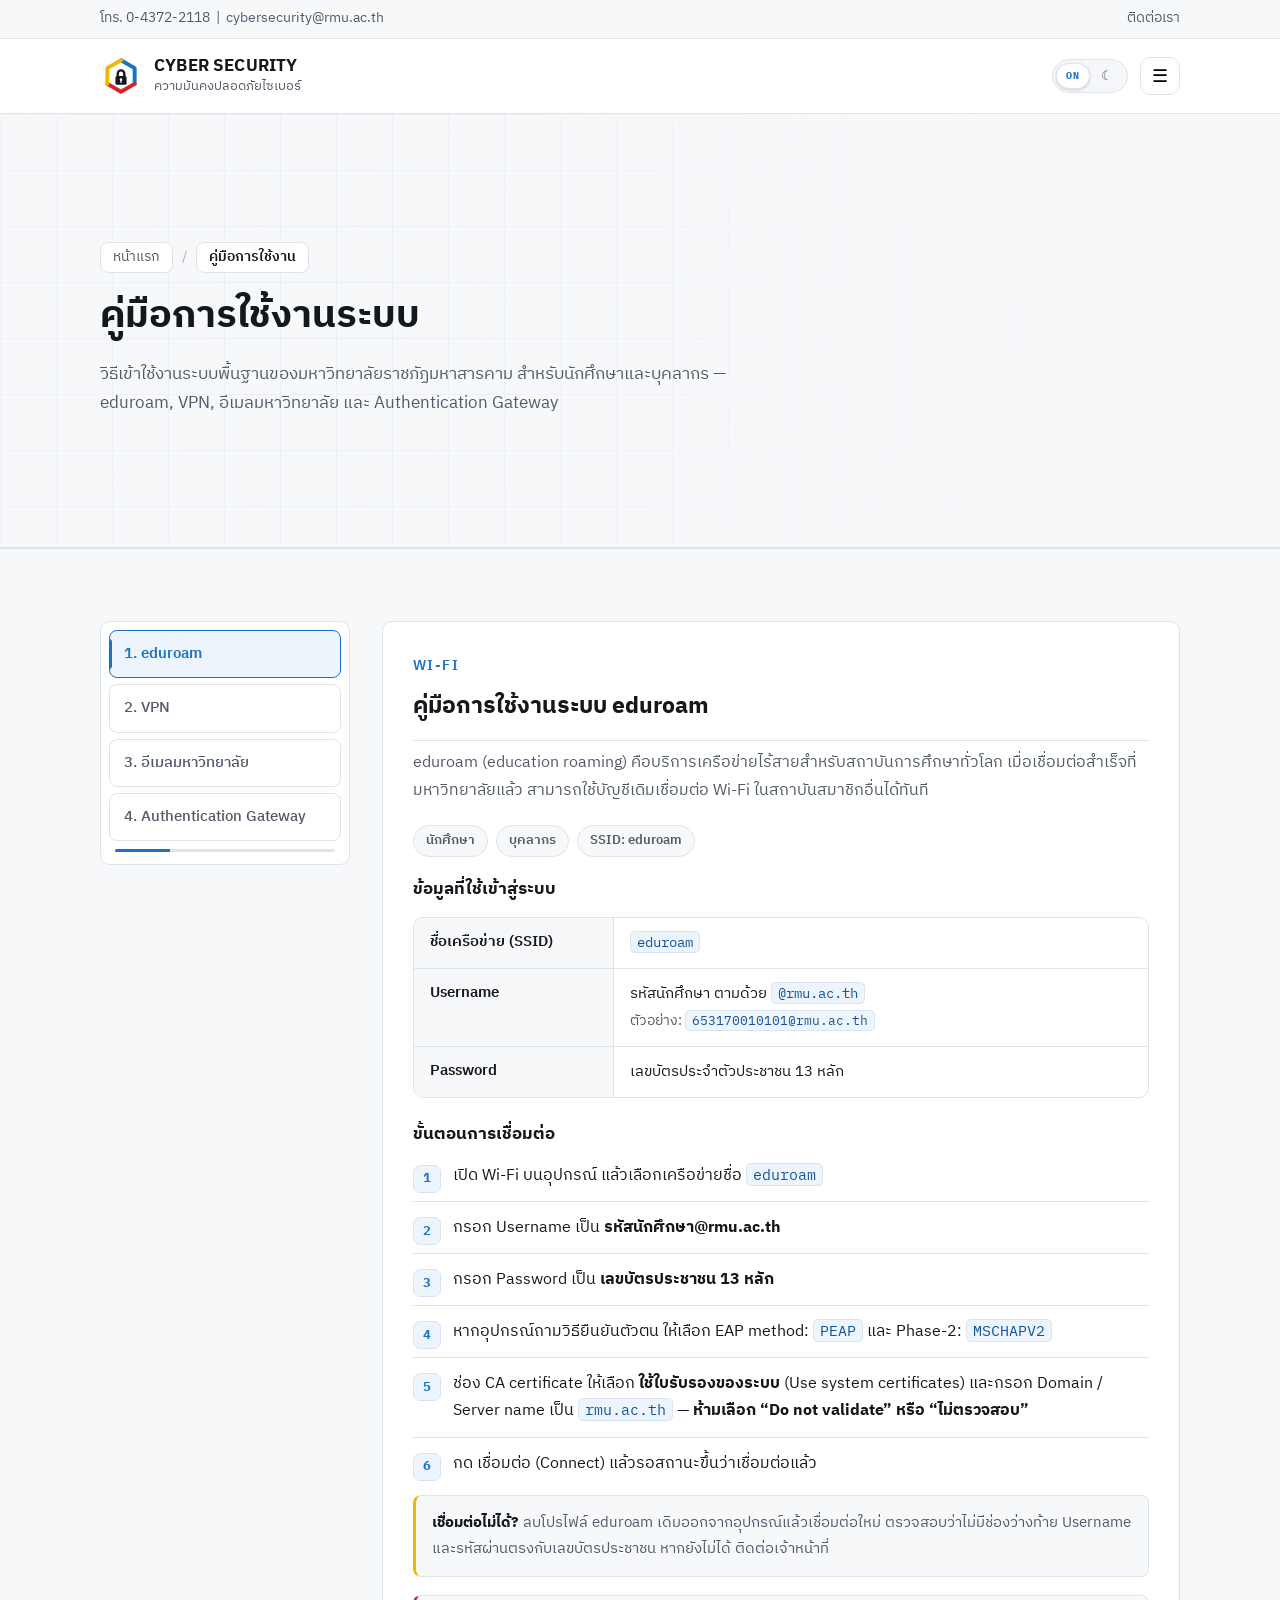
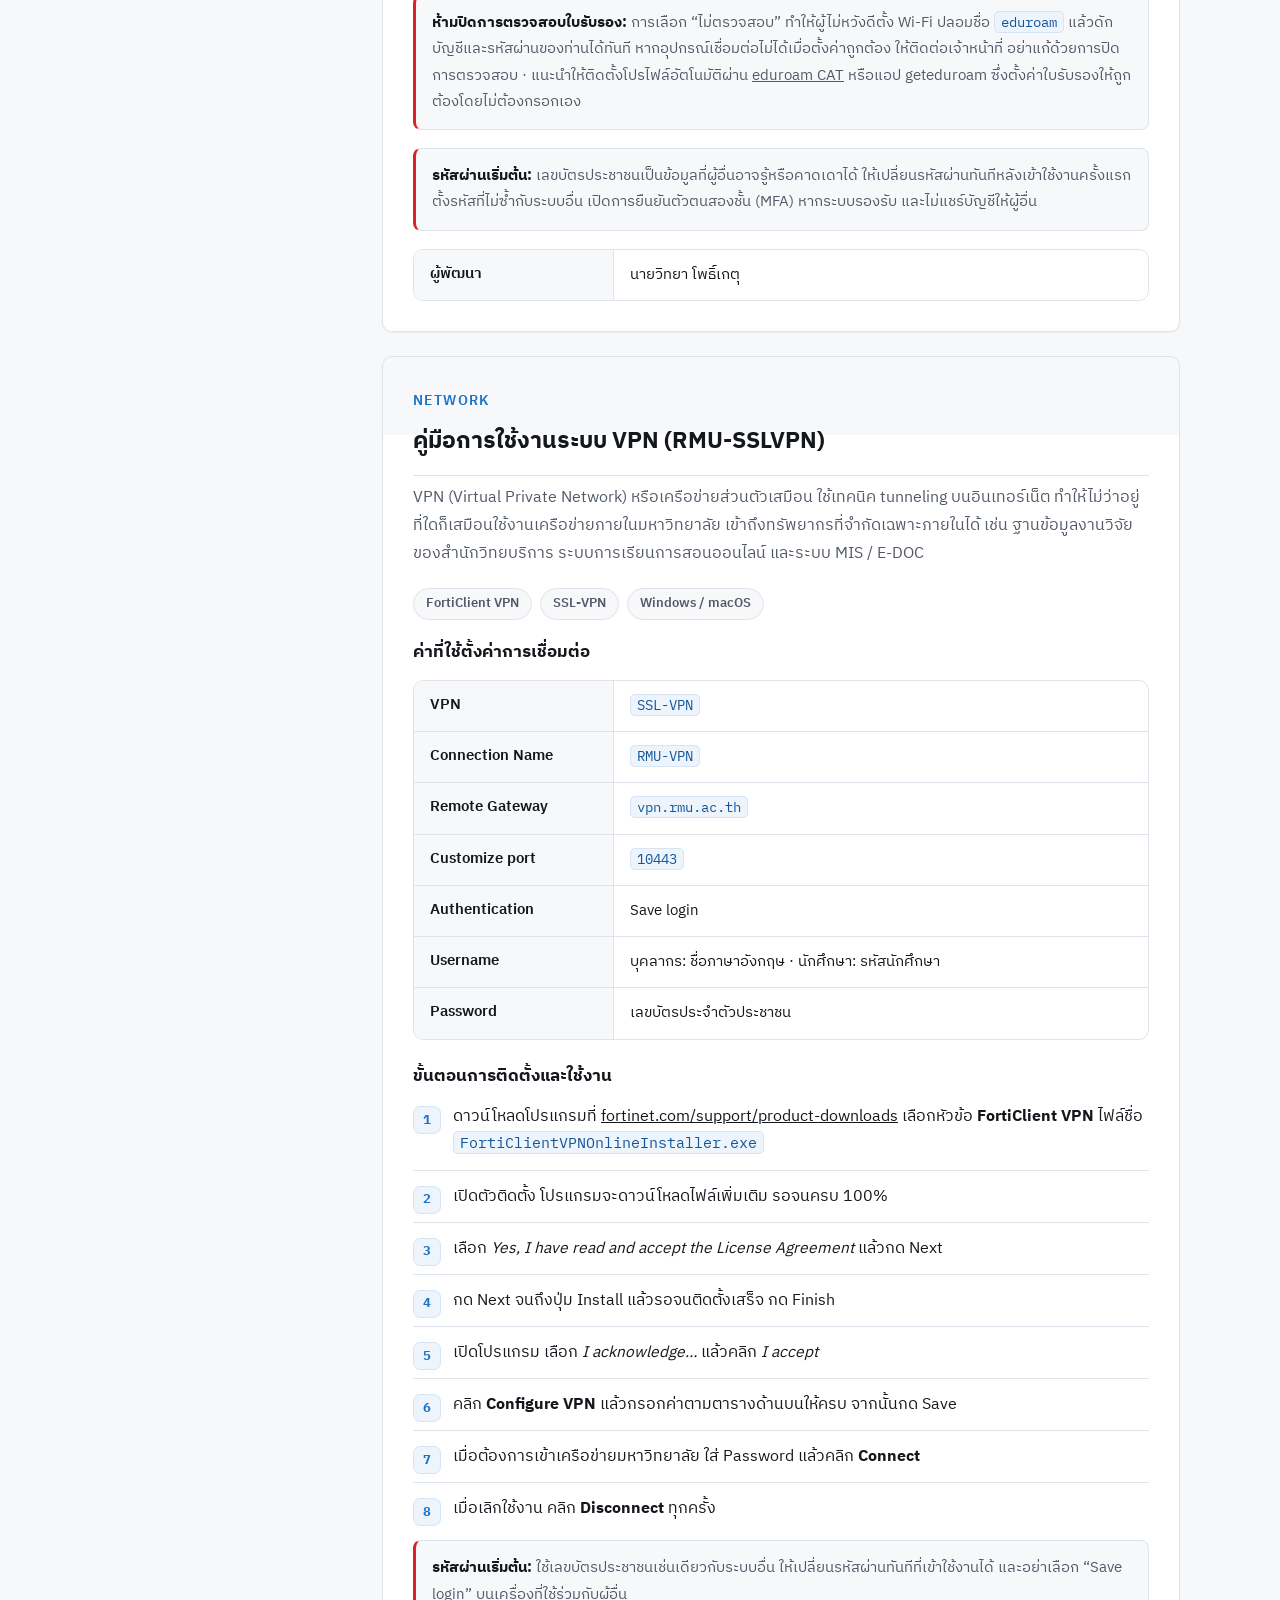
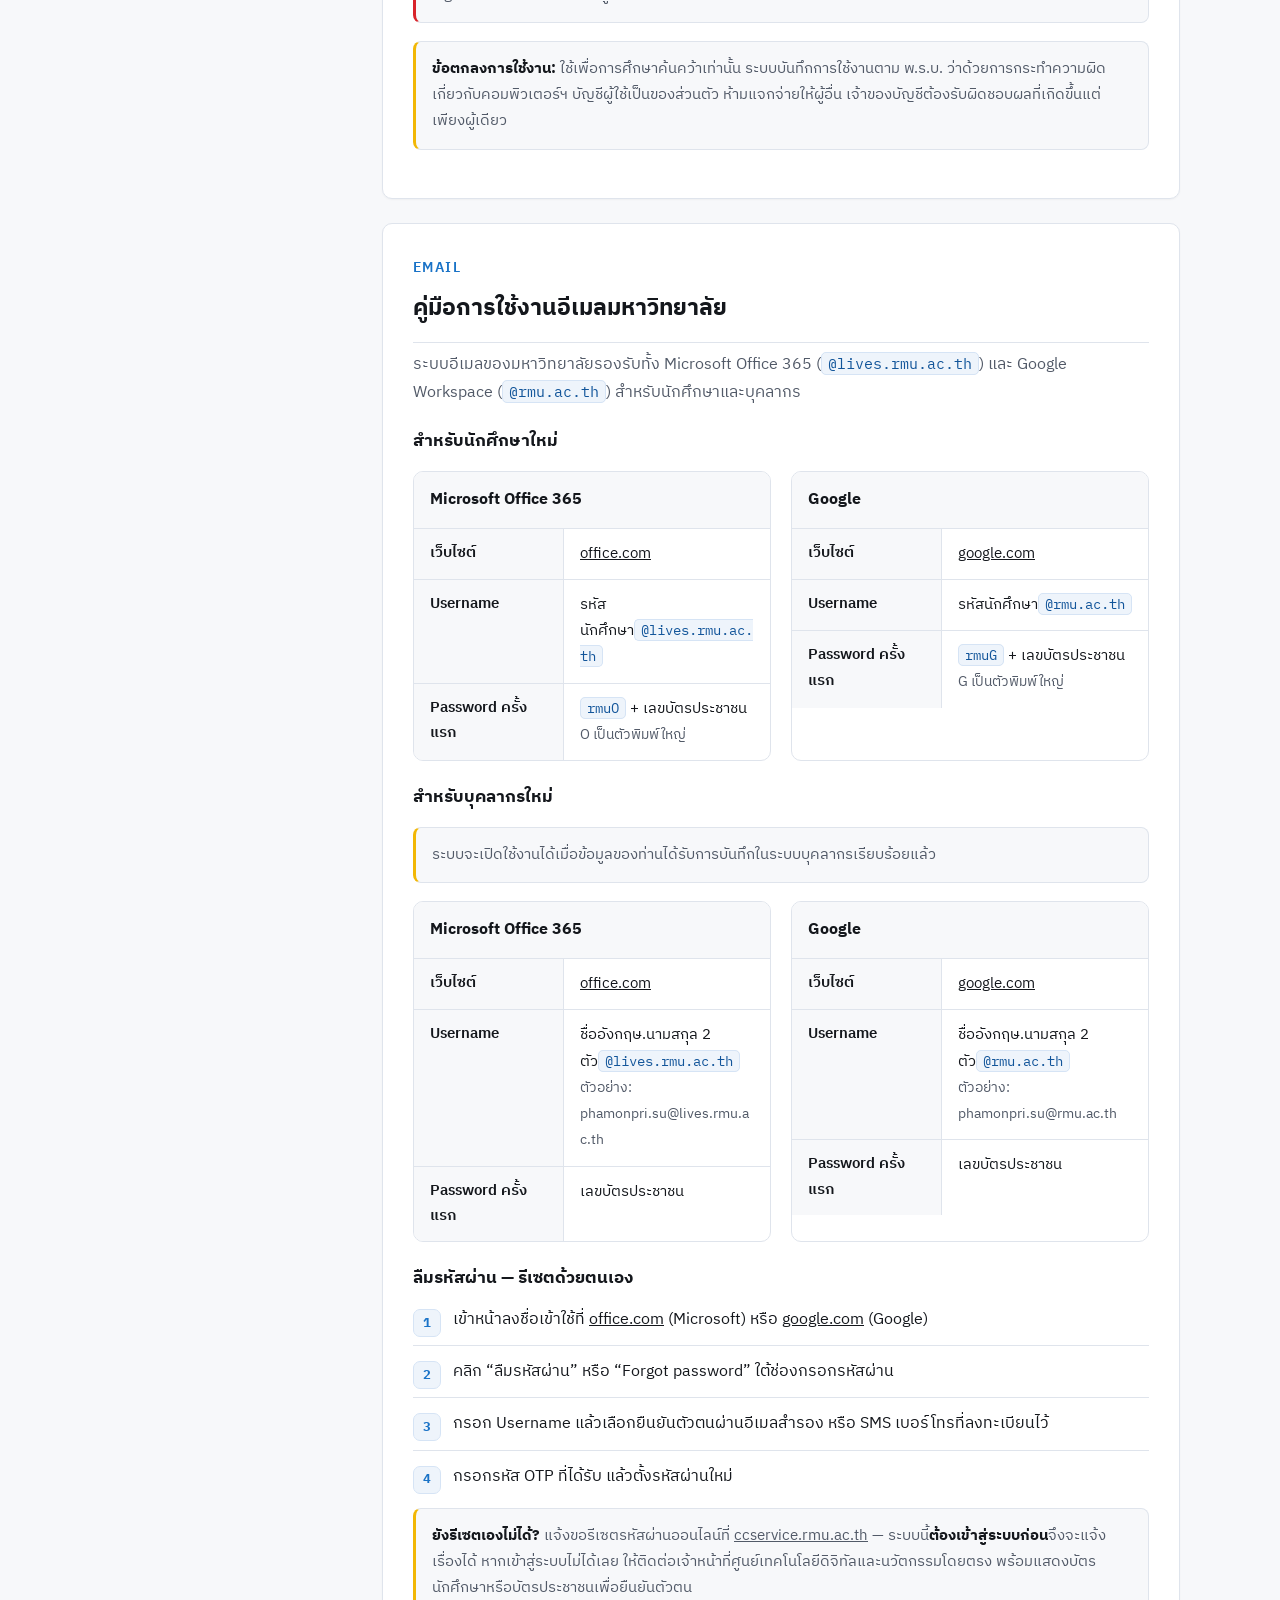
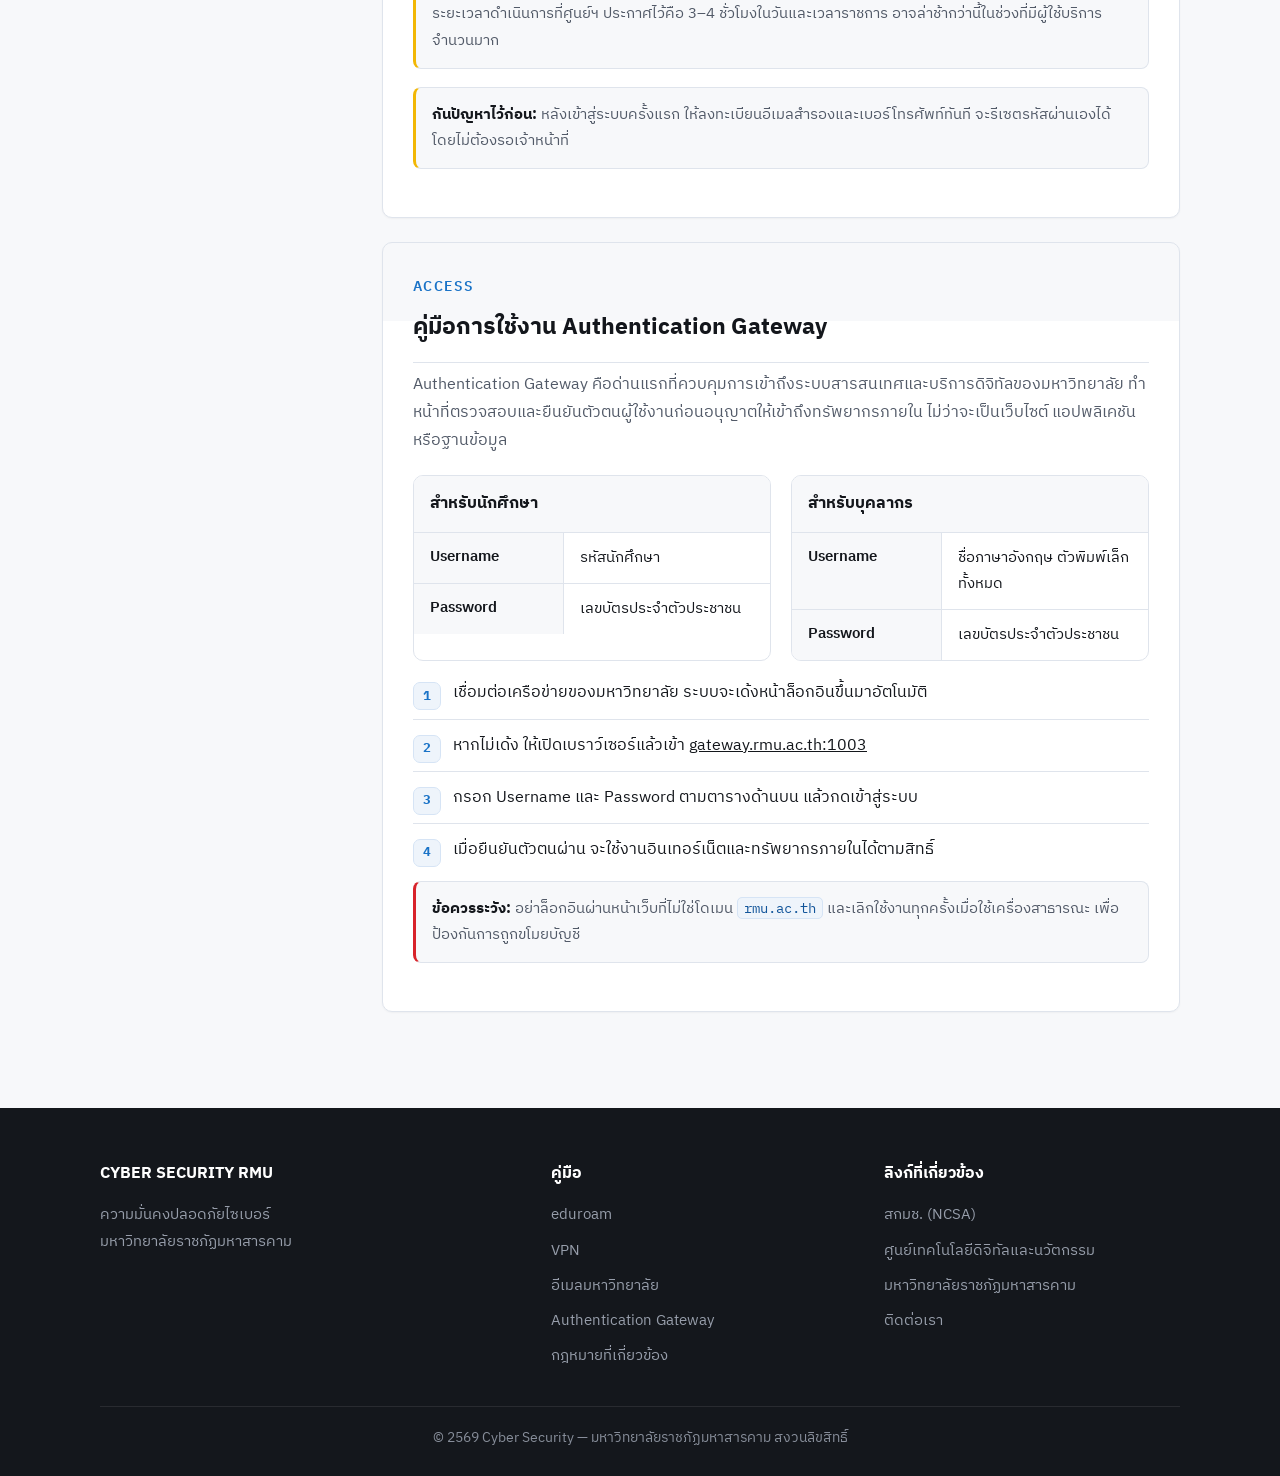
<file: guides.html>
<!DOCTYPE html>
<html lang="th">
<head>
<meta charset="UTF-8">
<meta name="viewport" content="width=device-width, initial-scale=1">
<title>คู่มือการใช้งานระบบ | CYBER SECURITY RMU</title>
<meta name="description" content="คู่มือการใช้งาน eduroam, VPN, อีเมลมหาวิทยาลัย และ Authentication Gateway มหาวิทยาลัยราชภัฏมหาสารคาม">
<link rel="canonical" href="http://202.29.22.6:3002/guides.html">
<link rel="icon" type="image/svg+xml" href="favicon.svg">
<link rel="apple-touch-icon" href="favicon.svg">
<meta name="theme-color" content="#1a73c7">
<link rel="preconnect" href="https://fonts.googleapis.com">
<link rel="preconnect" href="https://fonts.gstatic.com" crossorigin>
<link href="https://fonts.googleapis.com/css2?family=IBM+Plex+Sans+Thai:wght@400;500;600;700&family=IBM+Plex+Sans:wght@400;600;700&family=IBM+Plex+Mono:wght@400;600&display=swap" rel="stylesheet">
<link rel="stylesheet" href="assets/style.css">
<link rel="stylesheet" href="assets/components.css">
<link rel="stylesheet" href="assets/theme.css">
<script>
  // apply the saved theme before first paint (no flash of the wrong theme)
  (function () {
    try {
      var t = localStorage.getItem('theme');
      if (!t && window.matchMedia && window.matchMedia('(prefers-color-scheme: dark)').matches) t = 'dark';
      if (t === 'dark') document.documentElement.setAttribute('data-theme', 'dark');
    } catch (e) {}
  })();
</script>
<script>
  // set before first paint so the gate never flashes
  (function () {
    var reduce = window.matchMedia && window.matchMedia('(prefers-reduced-motion: reduce)').matches;
    if (!reduce) document.documentElement.classList.add('gate');
  })();
</script>
<script src="assets/main.js" defer></script>
</head>
<body>
<a class="skip-link" href="#main">ข้ามไปยังเนื้อหาหลัก</a>

<div id="gate" role="status" aria-label="กำลังเปิดคู่มือ">
  <div class="pane top"></div>
  <div class="pane bot"></div>
  <div class="core">
    <div class="gate-box">
      <svg class="gate-lock" viewBox="0 0 64 64" aria-hidden="true">
        <path class="ring" d="M32 5 55 18v28L32 59 9 46V18z"/>
        <path class="shackle" d="M25 33v-5a7 7 0 0 1 14 0v5"/>
        <rect class="body" x="21" y="32" width="22" height="17" rx="3.4"/>
        <circle class="keyhole" cx="32" cy="39" r="2.3"/>
        <rect class="keyhole" x="31" y="40" width="2" height="5" rx="1"/>
      </svg>
      <p class="gate-title">กำลังเปิดคู่มือการใช้งาน</p>
      <p class="gate-sub" id="gateSub">verifying access</p>
      <div class="gate-track"><i id="gateBar"></i></div>
      <div class="gate-steps" id="gateSteps"><b></b><b></b><b></b><b></b></div>
    </div>
  </div>
</div>

<div class="topbar">
  <div class="wrap">
    <span>โทร. 0-4372-2118 &nbsp;|&nbsp; cybersecurity@rmu.ac.th</span>
    <nav class="topbar-links">
      <a href="index.html#contact">ติดต่อเรา</a>
    </nav>
  </div>
</div>

<header>
  <div class="wrap nav">
    <a class="brand" href="index.html">
      <img class="logo" src="favicon.svg" width="42" height="42" alt="โลโก้ Cyber Security RMU">
      <div class="brand-text">
        <b>CYBER SECURITY</b>
        <span class="type" data-words="ความมั่นคงปลอดภัยไซเบอร์ · RMU|Cyber Security · RMU" aria-label="ความมั่นคงปลอดภัยไซเบอร์ · RMU"></span>
      </div>
    </a>
    <nav class="menu" id="menu">
      <a href="index.html">หน้าหลัก</a>
      <a href="index.html#about">เกี่ยวกับเรา</a>
      <a href="index.html#services">บริการ</a>
      <a href="team.html">บุคลากร</a>
      <a href="guides.html" aria-current="page">คู่มือ</a>
      <a href="laws.html">กฎหมาย</a>
      <a href="index.html#training">อบรม</a>
      <a href="index.html#contact">ติดต่อ</a>
    </nav>
    <button class="theme-toggle" id="themeToggle" type="button" aria-pressed="false" aria-label="สลับโหมดมืด">
      <span class="ico sun" aria-hidden="true">☀</span>
      <span class="ico moon" aria-hidden="true">☾</span>
      <span class="knob" aria-hidden="true" id="themeKnob">ON</span>
      <span class="lbl" id="themeLabel">light</span>
    </button>
    <button class="burger" id="burger" aria-label="เปิดเมนู" aria-controls="menu" aria-expanded="false">☰</button>
  </div>
</header>

<main id="main" tabindex="-1">

  <section class="page-hero">
    <div class="wrap">
      <div class="crumb"><a href="index.html">หน้าแรก</a><span class="sep">/</span><span class="here">คู่มือการใช้งาน</span></div>
      <h1>คู่มือการใช้งานระบบ</h1>
      <p>วิธีเข้าใช้งานระบบพื้นฐานของมหาวิทยาลัยราชภัฏมหาสารคาม สำหรับนักศึกษาและบุคลากร — eduroam, VPN, อีเมลมหาวิทยาลัย และ Authentication Gateway</p>
    </div>
  </section>

  <section class="guide-section">
    <div class="wrap guide-layout">

      <nav class="guide-nav" aria-label="สารบัญคู่มือ">
        <a href="#eduroam">1. eduroam</a>
        <a href="#vpn">2. VPN</a>
        <a href="#email">3. อีเมลมหาวิทยาลัย</a>
        <a href="#gateway">4. Authentication Gateway</a>
        <div class="track" aria-hidden="true"><i id="guideProgress"></i></div>
      </nav>

      <div>

        <!-- ---------- eduroam ---------- -->
        <article class="guide-card" id="eduroam">
          <span class="tag">Wi-Fi</span>
          <h2>คู่มือการใช้งานระบบ eduroam</h2>
          <p>eduroam (education roaming) คือบริการเครือข่ายไร้สายสำหรับสถาบันการศึกษาทั่วโลก เมื่อเชื่อมต่อสำเร็จที่มหาวิทยาลัยแล้ว สามารถใช้บัญชีเดิมเชื่อมต่อ Wi-Fi ในสถาบันสมาชิกอื่นได้ทันที</p>

          <div class="guide-meta">
            <span class="chip">นักศึกษา</span>
            <span class="chip">บุคลากร</span>
            <span class="chip">SSID: eduroam</span>
          </div>

          <h3 style="font-size:17px; margin:0 0 12px">ข้อมูลที่ใช้เข้าสู่ระบบ</h3>
          <dl class="kv">
            <div class="kv-row"><dt>ชื่อเครือข่าย (SSID)</dt><dd><code>eduroam</code></dd></div>
            <div class="kv-row"><dt>Username</dt><dd>รหัสนักศึกษา ตามด้วย <code>@rmu.ac.th</code><br><span style="color:var(--ink-2); font-size:14px">ตัวอย่าง: <code>653170010101@rmu.ac.th</code></span></dd></div>
            <div class="kv-row"><dt>Password</dt><dd>เลขบัตรประจำตัวประชาชน 13 หลัก</dd></div>
          </dl>

          <h3 style="font-size:17px; margin:22px 0 12px">ขั้นตอนการเชื่อมต่อ</h3>
          <ol class="steps">
            <li>เปิด Wi-Fi บนอุปกรณ์ แล้วเลือกเครือข่ายชื่อ <code>eduroam</code></li>
            <li>กรอก Username เป็น <b>รหัสนักศึกษา@rmu.ac.th</b></li>
            <li>กรอก Password เป็น <b>เลขบัตรประชาชน 13 หลัก</b></li>
            <li>หากอุปกรณ์ถามวิธียืนยันตัวตน ให้เลือก EAP method: <code>PEAP</code> และ Phase-2: <code>MSCHAPV2</code></li>
            <li>ช่อง CA certificate ให้เลือก <b>ใช้ใบรับรองของระบบ</b> (Use system certificates) และกรอก Domain / Server name เป็น <code>rmu.ac.th</code> — <b>ห้ามเลือก “Do not validate” หรือ “ไม่ตรวจสอบ”</b></li>
            <li>กด เชื่อมต่อ (Connect) แล้วรอสถานะขึ้นว่าเชื่อมต่อแล้ว</li>
          </ol>

          <div class="note"><b>เชื่อมต่อไม่ได้?</b> ลบโปรไฟล์ eduroam เดิมออกจากอุปกรณ์แล้วเชื่อมต่อใหม่ ตรวจสอบว่าไม่มีช่องว่างท้าย Username และรหัสผ่านตรงกับเลขบัตรประชาชน หากยังไม่ได้ ติดต่อเจ้าหน้าที่</div>

          <div class="note warn"><b>ห้ามปิดการตรวจสอบใบรับรอง:</b> การเลือก “ไม่ตรวจสอบ” ทำให้ผู้ไม่หวังดีตั้ง Wi-Fi ปลอมชื่อ <code>eduroam</code> แล้วดักบัญชีและรหัสผ่านของท่านได้ทันที หากอุปกรณ์เชื่อมต่อไม่ได้เมื่อตั้งค่าถูกต้อง ให้ติดต่อเจ้าหน้าที่ อย่าแก้ด้วยการปิดการตรวจสอบ · แนะนำให้ติดตั้งโปรไฟล์อัตโนมัติผ่าน <a href="https://cat.eduroam.org/" target="_blank" rel="noopener">eduroam CAT</a> หรือแอป geteduroam ซึ่งตั้งค่าใบรับรองให้ถูกต้องโดยไม่ต้องกรอกเอง</div>

          <div class="note warn"><b>รหัสผ่านเริ่มต้น:</b> เลขบัตรประชาชนเป็นข้อมูลที่ผู้อื่นอาจรู้หรือคาดเดาได้ ให้เปลี่ยนรหัสผ่านทันทีหลังเข้าใช้งานครั้งแรก ตั้งรหัสที่ไม่ซ้ำกับระบบอื่น เปิดการยืนยันตัวตนสองชั้น (MFA) หากระบบรองรับ และไม่แชร์บัญชีให้ผู้อื่น</div>

          <dl class="kv" style="margin-bottom:0">
            <div class="kv-row"><dt>ผู้พัฒนา</dt><dd>นายวิทยา โพธิ์เกตุ</dd></div>
          </dl>
        </article>

        <!-- ---------- VPN ---------- -->
        <article class="guide-card" id="vpn">
          <span class="tag">Network</span>
          <h2>คู่มือการใช้งานระบบ VPN (RMU-SSLVPN)</h2>
          <p>VPN (Virtual Private Network) หรือเครือข่ายส่วนตัวเสมือน ใช้เทคนิค tunneling บนอินเทอร์เน็ต ทำให้ไม่ว่าอยู่ที่ใดก็เสมือนใช้งานเครือข่ายภายในมหาวิทยาลัย เข้าถึงทรัพยากรที่จำกัดเฉพาะภายในได้ เช่น ฐานข้อมูลงานวิจัยของสำนักวิทยบริการ ระบบการเรียนการสอนออนไลน์ และระบบ MIS / E-DOC</p>

          <div class="guide-meta">
            <span class="chip">FortiClient VPN</span>
            <span class="chip">SSL-VPN</span>
            <span class="chip">Windows / macOS</span>
          </div>

          <h3 style="font-size:17px; margin:0 0 12px">ค่าที่ใช้ตั้งค่าการเชื่อมต่อ</h3>
          <dl class="kv">
            <div class="kv-row"><dt>VPN</dt><dd><code>SSL-VPN</code></dd></div>
            <div class="kv-row"><dt>Connection Name</dt><dd><code>RMU-VPN</code></dd></div>
            <div class="kv-row"><dt>Remote Gateway</dt><dd><code>vpn.rmu.ac.th</code></dd></div>
            <div class="kv-row"><dt>Customize port</dt><dd><code>10443</code></dd></div>
            <div class="kv-row"><dt>Authentication</dt><dd>Save login</dd></div>
            <div class="kv-row"><dt>Username</dt><dd>บุคลากร: ชื่อภาษาอังกฤษ · นักศึกษา: รหัสนักศึกษา</dd></div>
            <div class="kv-row"><dt>Password</dt><dd>เลขบัตรประจำตัวประชาชน</dd></div>
          </dl>

          <h3 style="font-size:17px; margin:22px 0 12px">ขั้นตอนการติดตั้งและใช้งาน</h3>
          <ol class="steps">
            <li>ดาวน์โหลดโปรแกรมที่ <a href="https://www.fortinet.com/support/product-downloads#vpn" target="_blank" rel="noopener">fortinet.com/support/product-downloads</a> เลือกหัวข้อ <b>FortiClient VPN</b> ไฟล์ชื่อ <code>FortiClientVPNOnlineInstaller.exe</code></li>
            <li>เปิดตัวติดตั้ง โปรแกรมจะดาวน์โหลดไฟล์เพิ่มเติม รอจนครบ 100%</li>
            <li>เลือก <em>Yes, I have read and accept the License Agreement</em> แล้วกด Next</li>
            <li>กด Next จนถึงปุ่ม Install แล้วรอจนติดตั้งเสร็จ กด Finish</li>
            <li>เปิดโปรแกรม เลือก <em>I acknowledge…</em> แล้วคลิก <em>I accept</em></li>
            <li>คลิก <b>Configure VPN</b> แล้วกรอกค่าตามตารางด้านบนให้ครบ จากนั้นกด Save</li>
            <li>เมื่อต้องการเข้าเครือข่ายมหาวิทยาลัย ใส่ Password แล้วคลิก <b>Connect</b></li>
            <li>เมื่อเลิกใช้งาน คลิก <b>Disconnect</b> ทุกครั้ง</li>
          </ol>

          <div class="note warn"><b>รหัสผ่านเริ่มต้น:</b> ใช้เลขบัตรประชาชนเช่นเดียวกับระบบอื่น ให้เปลี่ยนรหัสผ่านทันทีที่เข้าใช้งานได้ และอย่าเลือก “Save login” บนเครื่องที่ใช้ร่วมกับผู้อื่น</div>

          <div class="note"><b>ข้อตกลงการใช้งาน:</b> ใช้เพื่อการศึกษาค้นคว้าเท่านั้น ระบบบันทึกการใช้งานตาม พ.ร.บ. ว่าด้วยการกระทำความผิดเกี่ยวกับคอมพิวเตอร์ฯ บัญชีผู้ใช้เป็นของส่วนตัว ห้ามแจกจ่ายให้ผู้อื่น เจ้าของบัญชีต้องรับผิดชอบผลที่เกิดขึ้นแต่เพียงผู้เดียว</div>
        </article>

        <!-- ---------- email ---------- -->
        <article class="guide-card" id="email">
          <span class="tag">Email</span>
          <h2>คู่มือการใช้งานอีเมลมหาวิทยาลัย</h2>
          <p>ระบบอีเมลของมหาวิทยาลัยรองรับทั้ง Microsoft Office 365 (<code>@lives.rmu.ac.th</code>) และ Google Workspace (<code>@rmu.ac.th</code>) สำหรับนักศึกษาและบุคลากร</p>

          <h3 style="font-size:17px; margin:0 0 14px">สำหรับนักศึกษาใหม่</h3>
          <div class="sub-grid">
            <div class="sub-card">
              <h3>Microsoft Office 365</h3>
              <dl class="kv">
                <div class="kv-row"><dt>เว็บไซต์</dt><dd><a href="https://office.com" target="_blank" rel="noopener">office.com</a></dd></div>
                <div class="kv-row"><dt>Username</dt><dd>รหัสนักศึกษา<code>@lives.rmu.ac.th</code></dd></div>
                <div class="kv-row"><dt>Password ครั้งแรก</dt><dd><code>rmuO</code> + เลขบัตรประชาชน<br><span style="color:var(--ink-2); font-size:14px">O เป็นตัวพิมพ์ใหญ่</span></dd></div>
              </dl>
            </div>
            <div class="sub-card">
              <h3>Google</h3>
              <dl class="kv">
                <div class="kv-row"><dt>เว็บไซต์</dt><dd><a href="https://google.com" target="_blank" rel="noopener">google.com</a></dd></div>
                <div class="kv-row"><dt>Username</dt><dd>รหัสนักศึกษา<code>@rmu.ac.th</code></dd></div>
                <div class="kv-row"><dt>Password ครั้งแรก</dt><dd><code>rmuG</code> + เลขบัตรประชาชน<br><span style="color:var(--ink-2); font-size:14px">G เป็นตัวพิมพ์ใหญ่</span></dd></div>
              </dl>
            </div>
          </div>

          <h3 style="font-size:17px; margin:22px 0 14px">สำหรับบุคลากรใหม่</h3>
          <div class="note">ระบบจะเปิดใช้งานได้เมื่อข้อมูลของท่านได้รับการบันทึกในระบบบุคลากรเรียบร้อยแล้ว</div>
          <div class="sub-grid">
            <div class="sub-card">
              <h3>Microsoft Office 365</h3>
              <dl class="kv">
                <div class="kv-row"><dt>เว็บไซต์</dt><dd><a href="https://office.com" target="_blank" rel="noopener">office.com</a></dd></div>
                <div class="kv-row"><dt>Username</dt><dd>ชื่ออังกฤษ.นามสกุล 2 ตัว<code>@lives.rmu.ac.th</code><br><span style="color:var(--ink-2); font-size:14px">ตัวอย่าง: phamonpri.su@lives.rmu.ac.th</span></dd></div>
                <div class="kv-row"><dt>Password ครั้งแรก</dt><dd>เลขบัตรประชาชน</dd></div>
              </dl>
            </div>
            <div class="sub-card">
              <h3>Google</h3>
              <dl class="kv">
                <div class="kv-row"><dt>เว็บไซต์</dt><dd><a href="https://google.com" target="_blank" rel="noopener">google.com</a></dd></div>
                <div class="kv-row"><dt>Username</dt><dd>ชื่ออังกฤษ.นามสกุล 2 ตัว<code>@rmu.ac.th</code><br><span style="color:var(--ink-2); font-size:14px">ตัวอย่าง: phamonpri.su@rmu.ac.th</span></dd></div>
                <div class="kv-row"><dt>Password ครั้งแรก</dt><dd>เลขบัตรประชาชน</dd></div>
              </dl>
            </div>
          </div>

          <h3 style="font-size:17px; margin:22px 0 12px">ลืมรหัสผ่าน — รีเซตด้วยตนเอง</h3>
          <ol class="steps">
            <li>เข้าหน้าลงชื่อเข้าใช้ที่ <a href="https://office.com" target="_blank" rel="noopener">office.com</a> (Microsoft) หรือ <a href="https://google.com" target="_blank" rel="noopener">google.com</a> (Google)</li>
            <li>คลิก “ลืมรหัสผ่าน” หรือ “Forgot password” ใต้ช่องกรอกรหัสผ่าน</li>
            <li>กรอก Username แล้วเลือกยืนยันตัวตนผ่านอีเมลสำรอง หรือ SMS เบอร์โทรที่ลงทะเบียนไว้</li>
            <li>กรอกรหัส OTP ที่ได้รับ แล้วตั้งรหัสผ่านใหม่</li>
          </ol>

          <div class="note"><b>ยังรีเซตเองไม่ได้?</b> แจ้งขอรีเซตรหัสผ่านออนไลน์ที่ <a href="https://ccservice.rmu.ac.th" target="_blank" rel="noopener">ccservice.rmu.ac.th</a> — ระบบนี้<b>ต้องเข้าสู่ระบบก่อน</b>จึงจะแจ้งเรื่องได้ หากเข้าสู่ระบบไม่ได้เลย ให้ติดต่อเจ้าหน้าที่ศูนย์เทคโนโลยีดิจิทัลและนวัตกรรมโดยตรง พร้อมแสดงบัตรนักศึกษาหรือบัตรประชาชนเพื่อยืนยันตัวตน<br>ระยะเวลาดำเนินการที่ศูนย์ฯ ประกาศไว้คือ 3–4 ชั่วโมงในวันและเวลาราชการ อาจล่าช้ากว่านี้ในช่วงที่มีผู้ใช้บริการจำนวนมาก</div>

          <div class="note"><b>กันปัญหาไว้ก่อน:</b> หลังเข้าสู่ระบบครั้งแรก ให้ลงทะเบียนอีเมลสำรองและเบอร์โทรศัพท์ทันที จะรีเซตรหัสผ่านเองได้โดยไม่ต้องรอเจ้าหน้าที่</div>
        </article>

        <!-- ---------- gateway ---------- -->
        <article class="guide-card" id="gateway">
          <span class="tag">Access</span>
          <h2>คู่มือการใช้งาน Authentication Gateway</h2>
          <p>Authentication Gateway คือด่านแรกที่ควบคุมการเข้าถึงระบบสารสนเทศและบริการดิจิทัลของมหาวิทยาลัย ทำหน้าที่ตรวจสอบและยืนยันตัวตนผู้ใช้งานก่อนอนุญาตให้เข้าถึงทรัพยากรภายใน ไม่ว่าจะเป็นเว็บไซต์ แอปพลิเคชัน หรือฐานข้อมูล</p>

          <div class="sub-grid">
            <div class="sub-card">
              <h3>สำหรับนักศึกษา</h3>
              <dl class="kv">
                <div class="kv-row"><dt>Username</dt><dd>รหัสนักศึกษา</dd></div>
                <div class="kv-row"><dt>Password</dt><dd>เลขบัตรประจำตัวประชาชน</dd></div>
              </dl>
            </div>
            <div class="sub-card">
              <h3>สำหรับบุคลากร</h3>
              <dl class="kv">
                <div class="kv-row"><dt>Username</dt><dd>ชื่อภาษาอังกฤษ ตัวพิมพ์เล็กทั้งหมด</dd></div>
                <div class="kv-row"><dt>Password</dt><dd>เลขบัตรประจำตัวประชาชน</dd></div>
              </dl>
            </div>
          </div>

          <ol class="steps">
            <li>เชื่อมต่อเครือข่ายของมหาวิทยาลัย ระบบจะเด้งหน้าล็อกอินขึ้นมาอัตโนมัติ</li>
            <li>หากไม่เด้ง ให้เปิดเบราว์เซอร์แล้วเข้า <a href="https://gateway.rmu.ac.th:1003/" target="_blank" rel="noopener">gateway.rmu.ac.th:1003</a></li>
            <li>กรอก Username และ Password ตามตารางด้านบน แล้วกดเข้าสู่ระบบ</li>
            <li>เมื่อยืนยันตัวตนผ่าน จะใช้งานอินเทอร์เน็ตและทรัพยากรภายในได้ตามสิทธิ์</li>
          </ol>

          <div class="note warn"><b>ข้อควรระวัง:</b> อย่าล็อกอินผ่านหน้าเว็บที่ไม่ใช่โดเมน <code>rmu.ac.th</code> และเลิกใช้งานทุกครั้งเมื่อใช้เครื่องสาธารณะ เพื่อป้องกันการถูกขโมยบัญชี</div>
        </article>

      </div>
    </div>
  </section>

</main>

<footer>
  <div class="wrap">
    <div class="foot-grid">
      <div>
        <h4>CYBER SECURITY RMU</h4>
        <p style="margin:0; opacity:.85">ความมั่นคงปลอดภัยไซเบอร์<br>มหาวิทยาลัยราชภัฏมหาสารคาม</p>
      </div>
      <div>
        <h4>คู่มือ</h4>
        <ul>
          <li><a href="#eduroam">eduroam</a></li>
          <li><a href="#vpn">VPN</a></li>
          <li><a href="#email">อีเมลมหาวิทยาลัย</a></li>
          <li><a href="#gateway">Authentication Gateway</a></li>
          <li><a href="laws.html">กฎหมายที่เกี่ยวข้อง</a></li>
        </ul>
      </div>
      <div>
        <h4>ลิงก์ที่เกี่ยวข้อง</h4>
        <ul>
          <li><a href="https://www.ncsa.or.th/" target="_blank" rel="noopener">สกมช. (NCSA)</a></li>
          <li><a href="https://cc.rmu.ac.th/" target="_blank" rel="noopener">ศูนย์เทคโนโลยีดิจิทัลและนวัตกรรม</a></li>
          <li><a href="https://www.rmu.ac.th" target="_blank" rel="noopener">มหาวิทยาลัยราชภัฏมหาสารคาม</a></li>
          <li><a href="index.html#contact">ติดต่อเรา</a></li>
        </ul>
      </div>
    </div>
    <div class="copy">© 2569 Cyber Security — มหาวิทยาลัยราชภัฏมหาสารคาม สงวนลิขสิทธิ์</div>
  </div>
</footer>
</body>
</html>
</file>
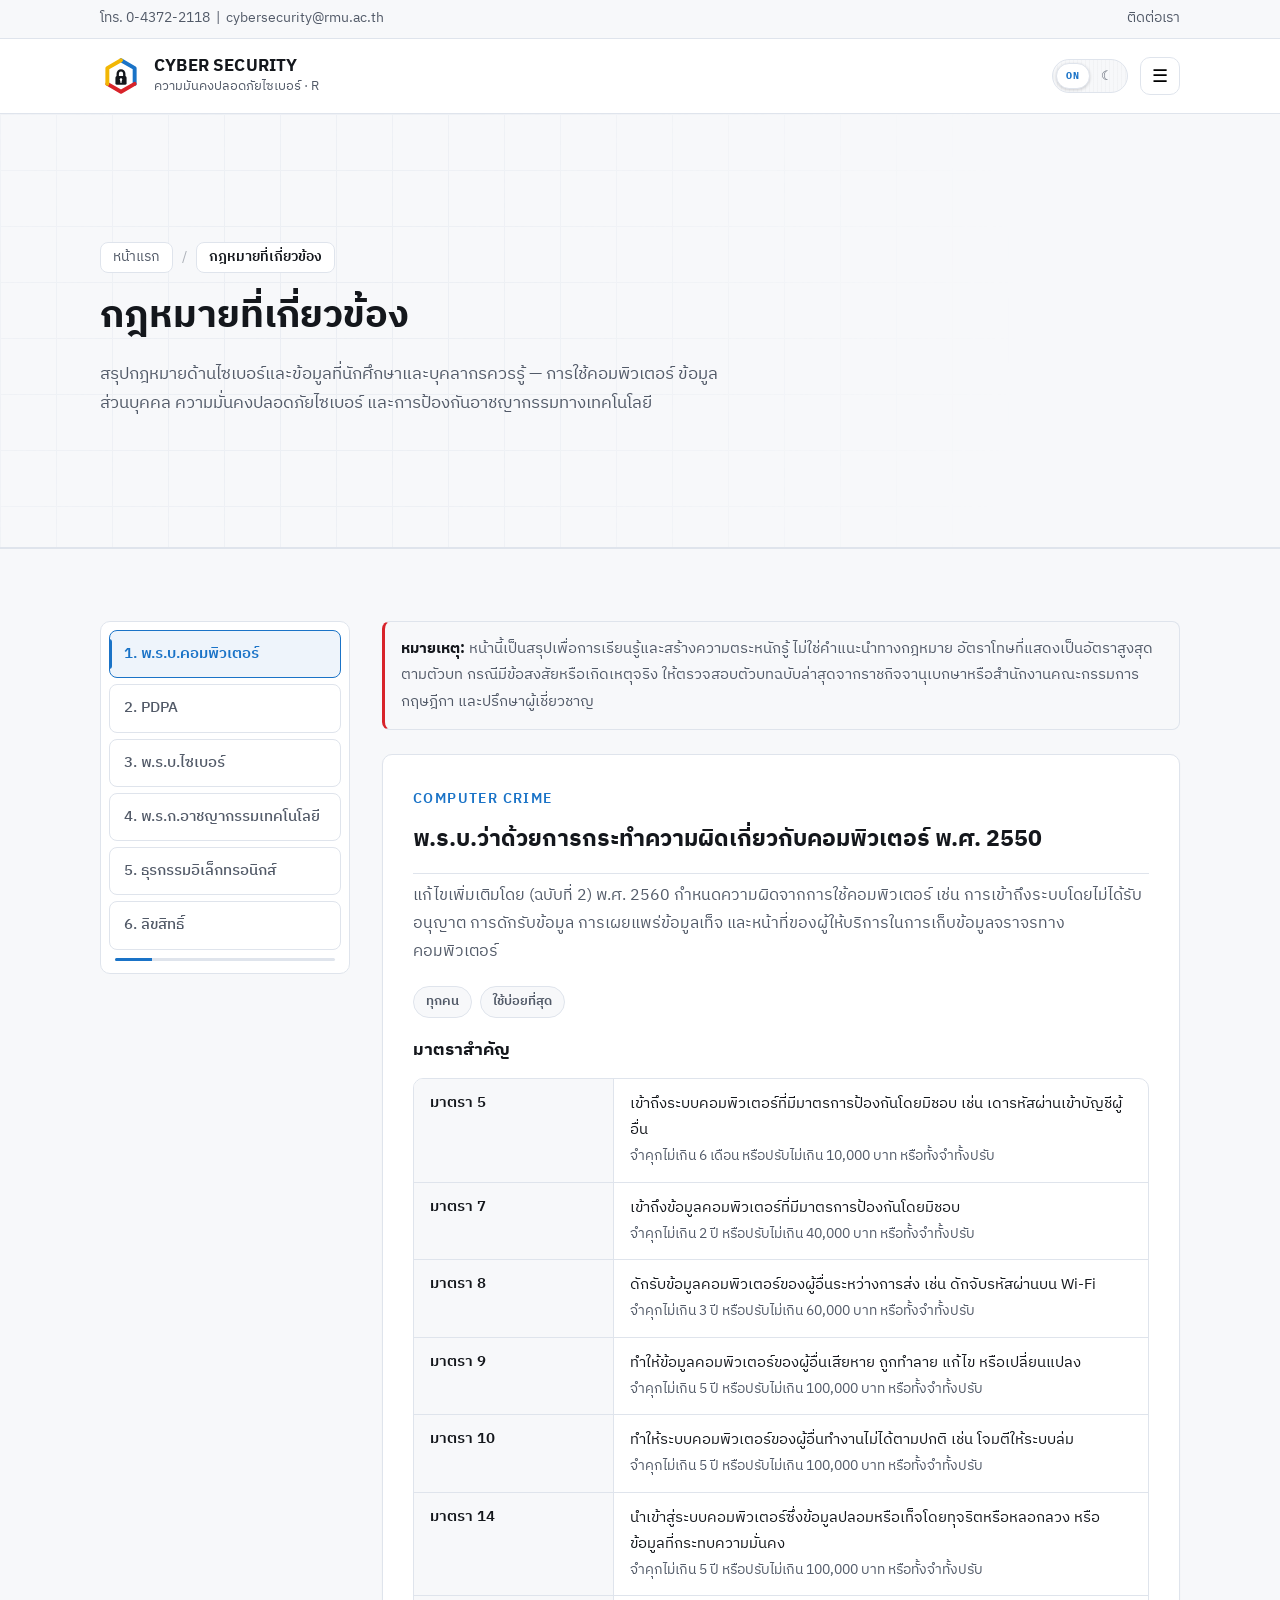
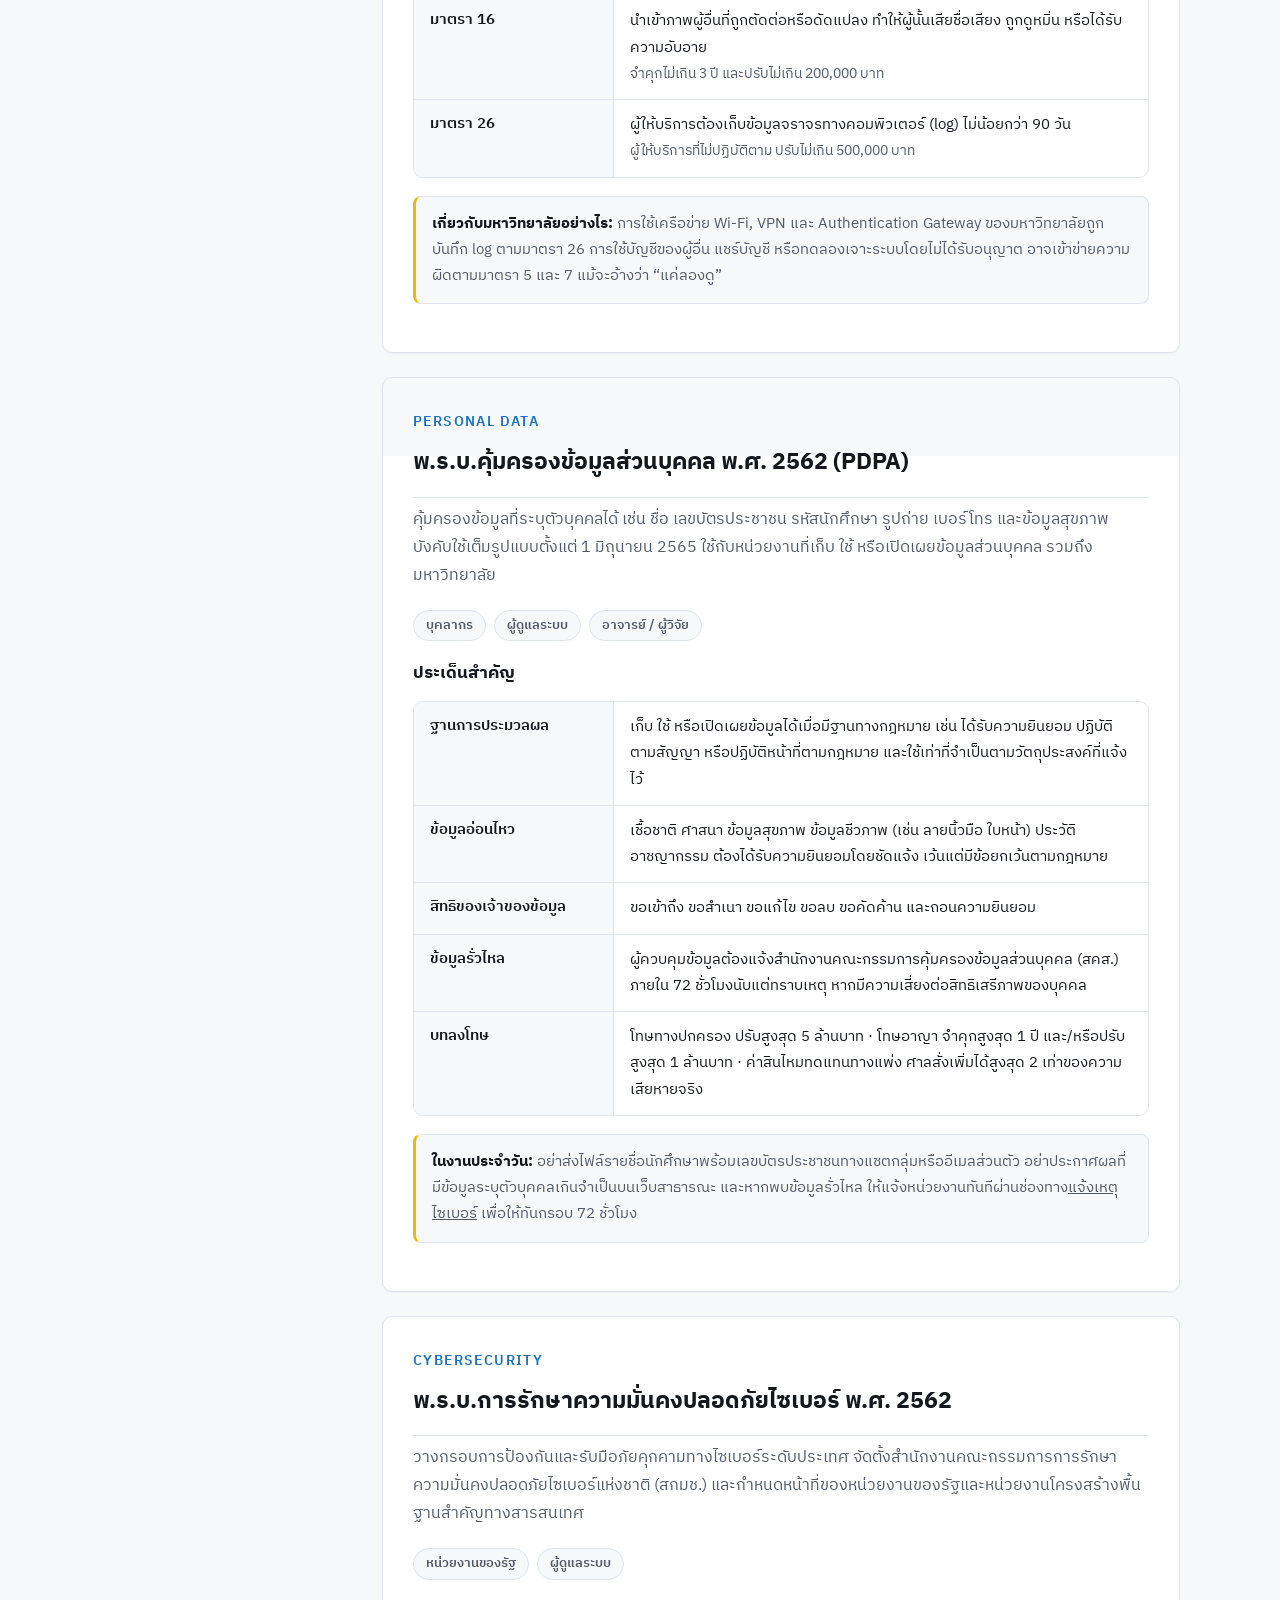
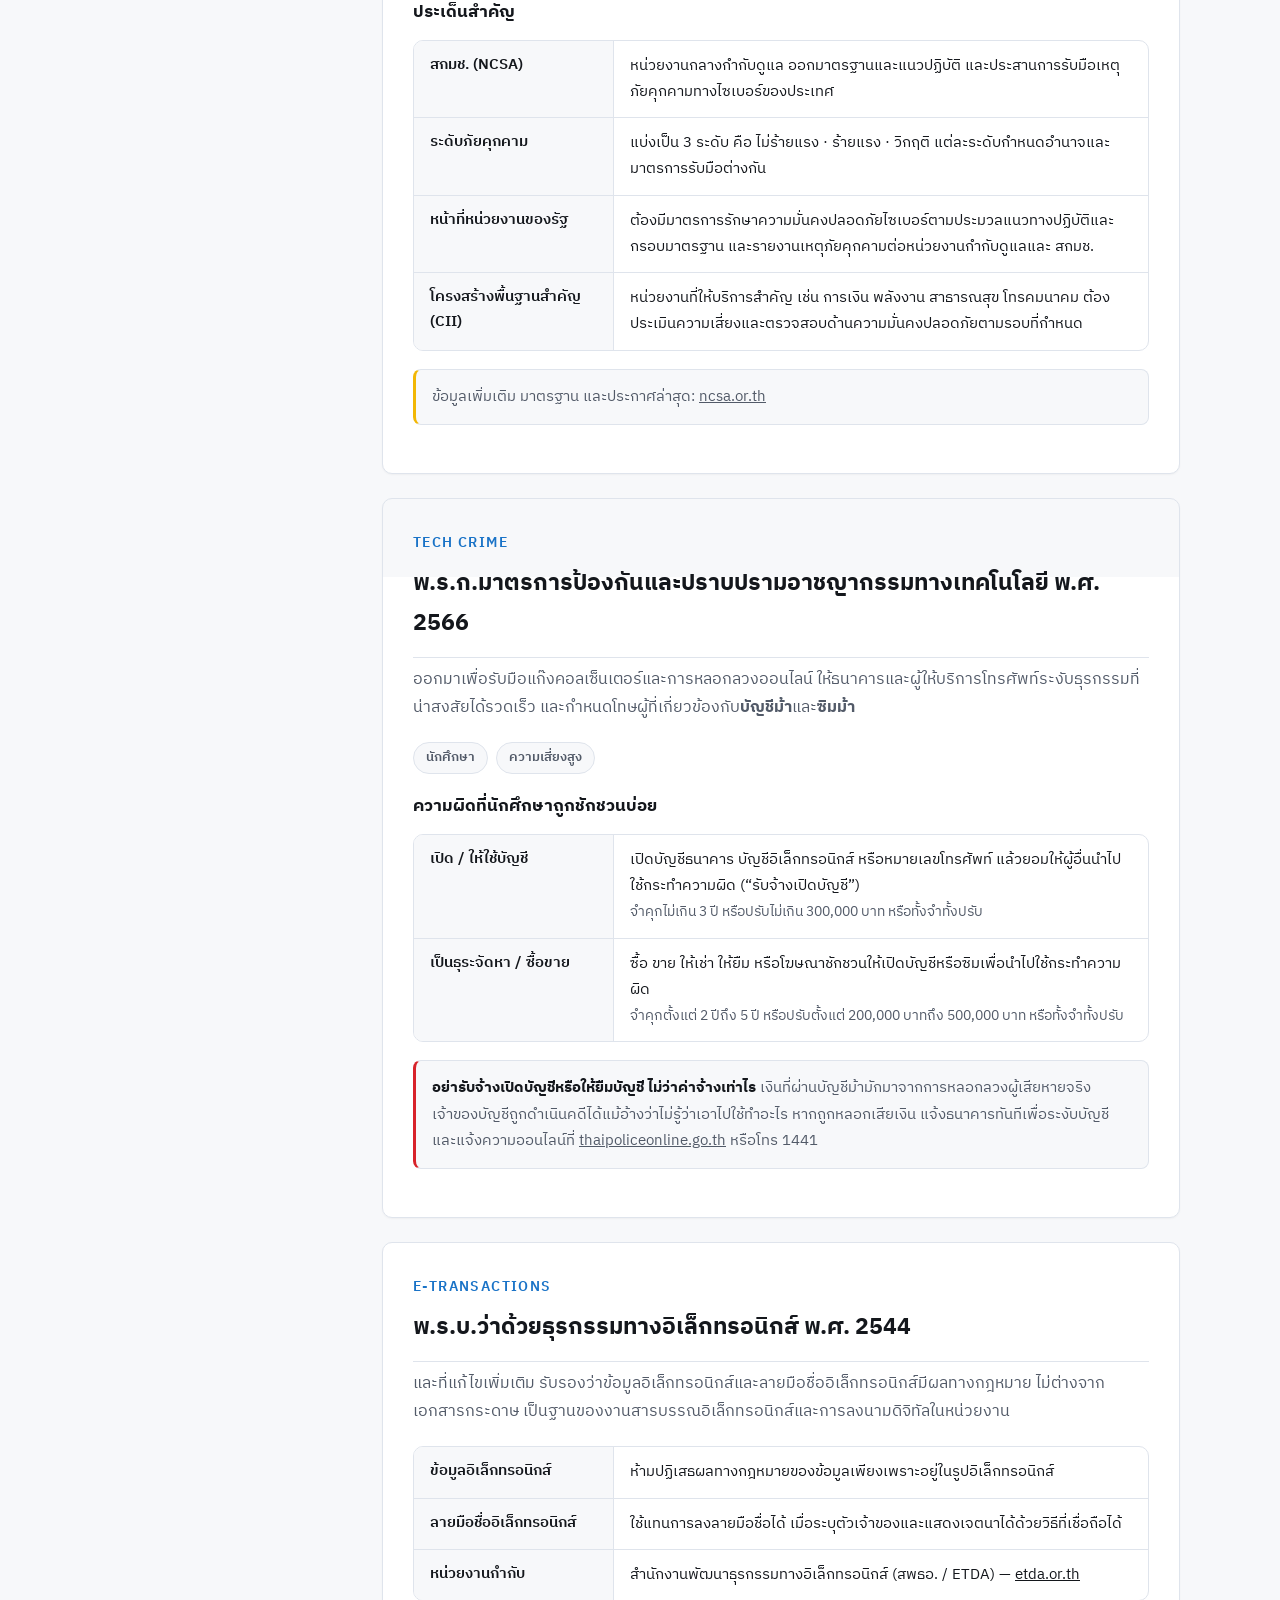
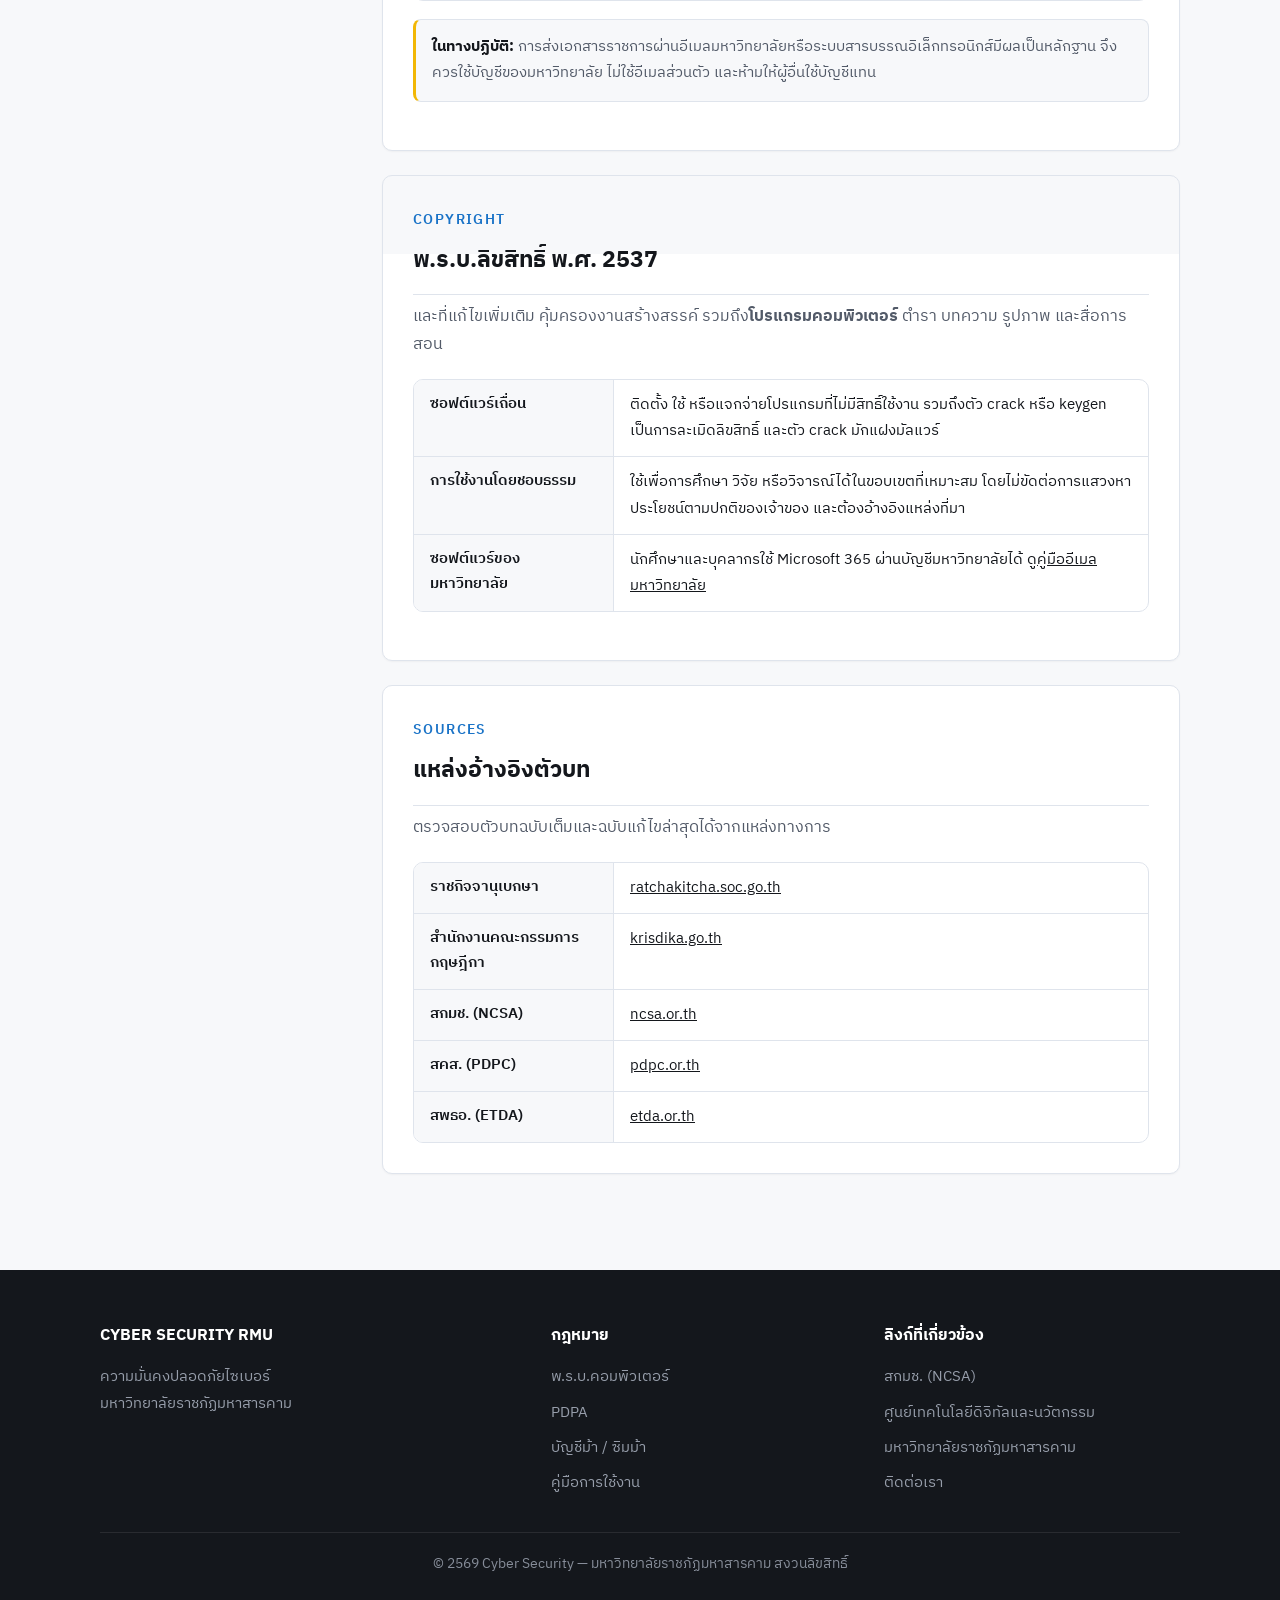
<file: laws.html>
<!DOCTYPE html>
<html lang="th">
<head>
<meta charset="UTF-8">
<meta name="viewport" content="width=device-width, initial-scale=1">
<title>กฎหมายที่เกี่ยวข้อง | CYBER SECURITY RMU</title>
<meta name="description" content="สรุปกฎหมายด้านไซเบอร์ที่นักศึกษาและบุคลากรควรรู้: พ.ร.บ.คอมพิวเตอร์, PDPA, พ.ร.บ.ไซเบอร์, พ.ร.ก.อาชญากรรมทางเทคโนโลยี (บัญชีม้า), ธุรกรรมอิเล็กทรอนิกส์ และลิขสิทธิ์">
<link rel="canonical" href="http://202.29.22.6:3002/laws.html">
<link rel="icon" type="image/svg+xml" href="favicon.svg">
<link rel="apple-touch-icon" href="favicon.svg">
<meta name="theme-color" content="#1a73c7">
<link rel="preconnect" href="https://fonts.googleapis.com">
<link rel="preconnect" href="https://fonts.gstatic.com" crossorigin>
<link href="https://fonts.googleapis.com/css2?family=IBM+Plex+Sans+Thai:wght@400;500;600;700&family=IBM+Plex+Sans:wght@400;600;700&family=IBM+Plex+Mono:wght@400;600&display=swap" rel="stylesheet">
<link rel="stylesheet" href="assets/style.css">
<link rel="stylesheet" href="assets/components.css">
<link rel="stylesheet" href="assets/theme.css">
<script>
  // apply the saved theme before first paint (no flash of the wrong theme)
  (function () {
    try {
      var t = localStorage.getItem('theme');
      if (!t && window.matchMedia && window.matchMedia('(prefers-color-scheme: dark)').matches) t = 'dark';
      if (t === 'dark') document.documentElement.setAttribute('data-theme', 'dark');
    } catch (e) {}
  })();
</script>
<script>
  // set before first paint so the gate never flashes
  (function () {
    var reduce = window.matchMedia && window.matchMedia('(prefers-reduced-motion: reduce)').matches;
    if (!reduce) document.documentElement.classList.add('gate');
  })();
</script>
<script src="assets/main.js" defer></script>
</head>
<body>
<a class="skip-link" href="#main">ข้ามไปยังเนื้อหาหลัก</a>

<div id="gate" role="status" aria-label="กำลังเปิดกฎหมายที่เกี่ยวข้อง">
  <div class="pane top"></div>
  <div class="pane bot"></div>
  <div class="core">
    <div class="gate-box">
      <svg class="gate-lock" viewBox="0 0 64 64" aria-hidden="true">
        <path class="ring" d="M32 5 55 18v28L32 59 9 46V18z"/>
        <path class="shackle" d="M25 33v-5a7 7 0 0 1 14 0v5"/>
        <rect class="body" x="21" y="32" width="22" height="17" rx="3.4"/>
        <circle class="keyhole" cx="32" cy="39" r="2.3"/>
        <rect class="keyhole" x="31" y="40" width="2" height="5" rx="1"/>
      </svg>
      <p class="gate-title">กำลังเปิดกฎหมายที่เกี่ยวข้อง</p>
      <p class="gate-sub" id="gateSub">verifying access</p>
      <div class="gate-track"><i id="gateBar"></i></div>
      <div class="gate-steps" id="gateSteps"><b></b><b></b><b></b><b></b></div>
    </div>
  </div>
</div>

<div class="topbar">
  <div class="wrap">
    <span>โทร. 0-4372-2118 &nbsp;|&nbsp; cybersecurity@rmu.ac.th</span>
    <nav class="topbar-links">
      <a href="index.html#contact">ติดต่อเรา</a>
    </nav>
  </div>
</div>

<header>
  <div class="wrap nav">
    <a class="brand" href="index.html">
      <img class="logo" src="favicon.svg" width="42" height="42" alt="โลโก้ Cyber Security RMU">
      <div class="brand-text">
        <b>CYBER SECURITY</b>
        <span class="type" data-words="ความมั่นคงปลอดภัยไซเบอร์ · RMU|Cyber Security · RMU" aria-label="ความมั่นคงปลอดภัยไซเบอร์ · RMU"></span>
      </div>
    </a>
    <nav class="menu" id="menu">
      <a href="index.html">หน้าหลัก</a>
      <a href="index.html#about">เกี่ยวกับเรา</a>
      <a href="index.html#services">บริการ</a>
      <a href="team.html">บุคลากร</a>
      <a href="guides.html">คู่มือ</a>
      <a href="laws.html" aria-current="page">กฎหมาย</a>
      <a href="index.html#training">อบรม</a>
      <a href="index.html#contact">ติดต่อ</a>
    </nav>
    <button class="theme-toggle" id="themeToggle" type="button" aria-pressed="false" aria-label="สลับโหมดมืด">
      <span class="ico sun" aria-hidden="true">☀</span>
      <span class="ico moon" aria-hidden="true">☾</span>
      <span class="knob" aria-hidden="true" id="themeKnob">ON</span>
      <span class="lbl" id="themeLabel">light</span>
    </button>
    <button class="burger" id="burger" aria-label="เปิดเมนู" aria-controls="menu" aria-expanded="false">☰</button>
  </div>
</header>

<main id="main" tabindex="-1">

  <section class="page-hero">
    <div class="wrap">
      <div class="crumb"><a href="index.html">หน้าแรก</a><span class="sep">/</span><span class="here">กฎหมายที่เกี่ยวข้อง</span></div>
      <h1>กฎหมายที่เกี่ยวข้อง</h1>
      <p>สรุปกฎหมายด้านไซเบอร์และข้อมูลที่นักศึกษาและบุคลากรควรรู้ — การใช้คอมพิวเตอร์ ข้อมูลส่วนบุคคล ความมั่นคงปลอดภัยไซเบอร์ และการป้องกันอาชญากรรมทางเทคโนโลยี</p>
    </div>
  </section>

  <section class="guide-section">
    <div class="wrap guide-layout">

      <nav class="guide-nav" aria-label="สารบัญกฎหมาย">
        <a href="#computer-crime">1. พ.ร.บ.คอมพิวเตอร์</a>
        <a href="#pdpa">2. PDPA</a>
        <a href="#cybersecurity">3. พ.ร.บ.ไซเบอร์</a>
        <a href="#tech-crime">4. พ.ร.ก.อาชญากรรมเทคโนโลยี</a>
        <a href="#etransactions">5. ธุรกรรมอิเล็กทรอนิกส์</a>
        <a href="#copyright">6. ลิขสิทธิ์</a>
        <div class="track" aria-hidden="true"><i id="guideProgress"></i></div>
      </nav>

      <div>

        <div class="note warn" style="margin-bottom:24px"><b>หมายเหตุ:</b> หน้านี้เป็นสรุปเพื่อการเรียนรู้และสร้างความตระหนักรู้ ไม่ใช่คำแนะนำทางกฎหมาย อัตราโทษที่แสดงเป็นอัตราสูงสุดตามตัวบท กรณีมีข้อสงสัยหรือเกิดเหตุจริง ให้ตรวจสอบตัวบทฉบับล่าสุดจากราชกิจจานุเบกษาหรือสำนักงานคณะกรรมการกฤษฎีกา และปรึกษาผู้เชี่ยวชาญ</div>

        <!-- ---------- Computer Crime Act ---------- -->
        <article class="guide-card" id="computer-crime">
          <span class="tag">Computer Crime</span>
          <h2>พ.ร.บ.ว่าด้วยการกระทำความผิดเกี่ยวกับคอมพิวเตอร์ พ.ศ. 2550</h2>
          <p>แก้ไขเพิ่มเติมโดย (ฉบับที่ 2) พ.ศ. 2560 กำหนดความผิดจากการใช้คอมพิวเตอร์ เช่น การเข้าถึงระบบโดยไม่ได้รับอนุญาต การดักรับข้อมูล การเผยแพร่ข้อมูลเท็จ และหน้าที่ของผู้ให้บริการในการเก็บข้อมูลจราจรทางคอมพิวเตอร์</p>

          <div class="guide-meta">
            <span class="chip">ทุกคน</span>
            <span class="chip">ใช้บ่อยที่สุด</span>
          </div>

          <h3 style="font-size:17px; margin:0 0 12px">มาตราสำคัญ</h3>
          <dl class="kv">
            <div class="kv-row"><dt>มาตรา 5</dt><dd>เข้าถึงระบบคอมพิวเตอร์ที่มีมาตรการป้องกันโดยมิชอบ เช่น เดารหัสผ่านเข้าบัญชีผู้อื่น<br><span style="color:var(--ink-2); font-size:14px">จำคุกไม่เกิน 6 เดือน หรือปรับไม่เกิน 10,000 บาท หรือทั้งจำทั้งปรับ</span></dd></div>
            <div class="kv-row"><dt>มาตรา 7</dt><dd>เข้าถึงข้อมูลคอมพิวเตอร์ที่มีมาตรการป้องกันโดยมิชอบ<br><span style="color:var(--ink-2); font-size:14px">จำคุกไม่เกิน 2 ปี หรือปรับไม่เกิน 40,000 บาท หรือทั้งจำทั้งปรับ</span></dd></div>
            <div class="kv-row"><dt>มาตรา 8</dt><dd>ดักรับข้อมูลคอมพิวเตอร์ของผู้อื่นระหว่างการส่ง เช่น ดักจับรหัสผ่านบน Wi-Fi<br><span style="color:var(--ink-2); font-size:14px">จำคุกไม่เกิน 3 ปี หรือปรับไม่เกิน 60,000 บาท หรือทั้งจำทั้งปรับ</span></dd></div>
            <div class="kv-row"><dt>มาตรา 9</dt><dd>ทำให้ข้อมูลคอมพิวเตอร์ของผู้อื่นเสียหาย ถูกทำลาย แก้ไข หรือเปลี่ยนแปลง<br><span style="color:var(--ink-2); font-size:14px">จำคุกไม่เกิน 5 ปี หรือปรับไม่เกิน 100,000 บาท หรือทั้งจำทั้งปรับ</span></dd></div>
            <div class="kv-row"><dt>มาตรา 10</dt><dd>ทำให้ระบบคอมพิวเตอร์ของผู้อื่นทำงานไม่ได้ตามปกติ เช่น โจมตีให้ระบบล่ม<br><span style="color:var(--ink-2); font-size:14px">จำคุกไม่เกิน 5 ปี หรือปรับไม่เกิน 100,000 บาท หรือทั้งจำทั้งปรับ</span></dd></div>
            <div class="kv-row"><dt>มาตรา 14</dt><dd>นำเข้าสู่ระบบคอมพิวเตอร์ซึ่งข้อมูลปลอมหรือเท็จโดยทุจริตหรือหลอกลวง หรือข้อมูลที่กระทบความมั่นคง<br><span style="color:var(--ink-2); font-size:14px">จำคุกไม่เกิน 5 ปี หรือปรับไม่เกิน 100,000 บาท หรือทั้งจำทั้งปรับ</span></dd></div>
            <div class="kv-row"><dt>มาตรา 16</dt><dd>นำเข้าภาพผู้อื่นที่ถูกตัดต่อหรือดัดแปลง ทำให้ผู้นั้นเสียชื่อเสียง ถูกดูหมิ่น หรือได้รับความอับอาย<br><span style="color:var(--ink-2); font-size:14px">จำคุกไม่เกิน 3 ปี และปรับไม่เกิน 200,000 บาท</span></dd></div>
            <div class="kv-row"><dt>มาตรา 26</dt><dd>ผู้ให้บริการต้องเก็บข้อมูลจราจรทางคอมพิวเตอร์ (log) ไม่น้อยกว่า 90 วัน<br><span style="color:var(--ink-2); font-size:14px">ผู้ให้บริการที่ไม่ปฏิบัติตาม ปรับไม่เกิน 500,000 บาท</span></dd></div>
          </dl>

          <div class="note"><b>เกี่ยวกับมหาวิทยาลัยอย่างไร:</b> การใช้เครือข่าย Wi-Fi, VPN และ Authentication Gateway ของมหาวิทยาลัยถูกบันทึก log ตามมาตรา 26 การใช้บัญชีของผู้อื่น แชร์บัญชี หรือทดลองเจาะระบบโดยไม่ได้รับอนุญาต อาจเข้าข่ายความผิดตามมาตรา 5 และ 7 แม้จะอ้างว่า “แค่ลองดู”</div>
        </article>

        <!-- ---------- PDPA ---------- -->
        <article class="guide-card" id="pdpa">
          <span class="tag">Personal Data</span>
          <h2>พ.ร.บ.คุ้มครองข้อมูลส่วนบุคคล พ.ศ. 2562 (PDPA)</h2>
          <p>คุ้มครองข้อมูลที่ระบุตัวบุคคลได้ เช่น ชื่อ เลขบัตรประชาชน รหัสนักศึกษา รูปถ่าย เบอร์โทร และข้อมูลสุขภาพ บังคับใช้เต็มรูปแบบตั้งแต่ 1 มิถุนายน 2565 ใช้กับหน่วยงานที่เก็บ ใช้ หรือเปิดเผยข้อมูลส่วนบุคคล รวมถึงมหาวิทยาลัย</p>

          <div class="guide-meta">
            <span class="chip">บุคลากร</span>
            <span class="chip">ผู้ดูแลระบบ</span>
            <span class="chip">อาจารย์ / ผู้วิจัย</span>
          </div>

          <h3 style="font-size:17px; margin:0 0 12px">ประเด็นสำคัญ</h3>
          <dl class="kv">
            <div class="kv-row"><dt>ฐานการประมวลผล</dt><dd>เก็บ ใช้ หรือเปิดเผยข้อมูลได้เมื่อมีฐานทางกฎหมาย เช่น ได้รับความยินยอม ปฏิบัติตามสัญญา หรือปฏิบัติหน้าที่ตามกฎหมาย และใช้เท่าที่จำเป็นตามวัตถุประสงค์ที่แจ้งไว้</dd></div>
            <div class="kv-row"><dt>ข้อมูลอ่อนไหว</dt><dd>เชื้อชาติ ศาสนา ข้อมูลสุขภาพ ข้อมูลชีวภาพ (เช่น ลายนิ้วมือ ใบหน้า) ประวัติอาชญากรรม ต้องได้รับความยินยอมโดยชัดแจ้ง เว้นแต่มีข้อยกเว้นตามกฎหมาย</dd></div>
            <div class="kv-row"><dt>สิทธิของเจ้าของข้อมูล</dt><dd>ขอเข้าถึง ขอสำเนา ขอแก้ไข ขอลบ ขอคัดค้าน และถอนความยินยอม</dd></div>
            <div class="kv-row"><dt>ข้อมูลรั่วไหล</dt><dd>ผู้ควบคุมข้อมูลต้องแจ้งสำนักงานคณะกรรมการคุ้มครองข้อมูลส่วนบุคคล (สคส.) ภายใน 72 ชั่วโมงนับแต่ทราบเหตุ หากมีความเสี่ยงต่อสิทธิเสรีภาพของบุคคล</dd></div>
            <div class="kv-row"><dt>บทลงโทษ</dt><dd>โทษทางปกครอง ปรับสูงสุด 5 ล้านบาท · โทษอาญา จำคุกสูงสุด 1 ปี และ/หรือปรับสูงสุด 1 ล้านบาท · ค่าสินไหมทดแทนทางแพ่ง ศาลสั่งเพิ่มได้สูงสุด 2 เท่าของความเสียหายจริง</dd></div>
          </dl>

          <div class="note"><b>ในงานประจำวัน:</b> อย่าส่งไฟล์รายชื่อนักศึกษาพร้อมเลขบัตรประชาชนทางแชตกลุ่มหรืออีเมลส่วนตัว อย่าประกาศผลที่มีข้อมูลระบุตัวบุคคลเกินจำเป็นบนเว็บสาธารณะ และหากพบข้อมูลรั่วไหล ให้แจ้งหน่วยงานทันทีผ่านช่องทาง<a href="index.html#incident">แจ้งเหตุไซเบอร์</a> เพื่อให้ทันกรอบ 72 ชั่วโมง</div>
        </article>

        <!-- ---------- Cybersecurity Act ---------- -->
        <article class="guide-card" id="cybersecurity">
          <span class="tag">Cybersecurity</span>
          <h2>พ.ร.บ.การรักษาความมั่นคงปลอดภัยไซเบอร์ พ.ศ. 2562</h2>
          <p>วางกรอบการป้องกันและรับมือภัยคุกคามทางไซเบอร์ระดับประเทศ จัดตั้งสำนักงานคณะกรรมการการรักษาความมั่นคงปลอดภัยไซเบอร์แห่งชาติ (สกมช.) และกำหนดหน้าที่ของหน่วยงานของรัฐและหน่วยงานโครงสร้างพื้นฐานสำคัญทางสารสนเทศ</p>

          <div class="guide-meta">
            <span class="chip">หน่วยงานของรัฐ</span>
            <span class="chip">ผู้ดูแลระบบ</span>
          </div>

          <h3 style="font-size:17px; margin:0 0 12px">ประเด็นสำคัญ</h3>
          <dl class="kv">
            <div class="kv-row"><dt>สกมช. (NCSA)</dt><dd>หน่วยงานกลางกำกับดูแล ออกมาตรฐานและแนวปฏิบัติ และประสานการรับมือเหตุภัยคุกคามทางไซเบอร์ของประเทศ</dd></div>
            <div class="kv-row"><dt>ระดับภัยคุกคาม</dt><dd>แบ่งเป็น 3 ระดับ คือ ไม่ร้ายแรง · ร้ายแรง · วิกฤติ แต่ละระดับกำหนดอำนาจและมาตรการรับมือต่างกัน</dd></div>
            <div class="kv-row"><dt>หน้าที่หน่วยงานของรัฐ</dt><dd>ต้องมีมาตรการรักษาความมั่นคงปลอดภัยไซเบอร์ตามประมวลแนวทางปฏิบัติและกรอบมาตรฐาน และรายงานเหตุภัยคุกคามต่อหน่วยงานกำกับดูแลและ สกมช.</dd></div>
            <div class="kv-row"><dt>โครงสร้างพื้นฐานสำคัญ (CII)</dt><dd>หน่วยงานที่ให้บริการสำคัญ เช่น การเงิน พลังงาน สาธารณสุข โทรคมนาคม ต้องประเมินความเสี่ยงและตรวจสอบด้านความมั่นคงปลอดภัยตามรอบที่กำหนด</dd></div>
          </dl>

          <div class="note">ข้อมูลเพิ่มเติม มาตรฐาน และประกาศล่าสุด: <a href="https://www.ncsa.or.th/" target="_blank" rel="noopener">ncsa.or.th</a></div>
        </article>

        <!-- ---------- Technology crime decree ---------- -->
        <article class="guide-card" id="tech-crime">
          <span class="tag">Tech Crime</span>
          <h2>พ.ร.ก.มาตรการป้องกันและปราบปรามอาชญากรรมทางเทคโนโลยี พ.ศ. 2566</h2>
          <p>ออกมาเพื่อรับมือแก๊งคอลเซ็นเตอร์และการหลอกลวงออนไลน์ ให้ธนาคารและผู้ให้บริการโทรศัพท์ระงับธุรกรรมที่น่าสงสัยได้รวดเร็ว และกำหนดโทษผู้ที่เกี่ยวข้องกับ<b>บัญชีม้า</b>และ<b>ซิมม้า</b></p>

          <div class="guide-meta">
            <span class="chip">นักศึกษา</span>
            <span class="chip">ความเสี่ยงสูง</span>
          </div>

          <h3 style="font-size:17px; margin:0 0 12px">ความผิดที่นักศึกษาถูกชักชวนบ่อย</h3>
          <dl class="kv">
            <div class="kv-row"><dt>เปิด / ให้ใช้บัญชี</dt><dd>เปิดบัญชีธนาคาร บัญชีอิเล็กทรอนิกส์ หรือหมายเลขโทรศัพท์ แล้วยอมให้ผู้อื่นนำไปใช้กระทำความผิด (“รับจ้างเปิดบัญชี”)<br><span style="color:var(--ink-2); font-size:14px">จำคุกไม่เกิน 3 ปี หรือปรับไม่เกิน 300,000 บาท หรือทั้งจำทั้งปรับ</span></dd></div>
            <div class="kv-row"><dt>เป็นธุระจัดหา / ซื้อขาย</dt><dd>ซื้อ ขาย ให้เช่า ให้ยืม หรือโฆษณาชักชวนให้เปิดบัญชีหรือซิมเพื่อนำไปใช้กระทำความผิด<br><span style="color:var(--ink-2); font-size:14px">จำคุกตั้งแต่ 2 ปีถึง 5 ปี หรือปรับตั้งแต่ 200,000 บาทถึง 500,000 บาท หรือทั้งจำทั้งปรับ</span></dd></div>
          </dl>

          <div class="note warn"><b>อย่ารับจ้างเปิดบัญชีหรือให้ยืมบัญชี ไม่ว่าค่าจ้างเท่าไร</b> เงินที่ผ่านบัญชีม้ามักมาจากการหลอกลวงผู้เสียหายจริง เจ้าของบัญชีถูกดำเนินคดีได้แม้อ้างว่าไม่รู้ว่าเอาไปใช้ทำอะไร หากถูกหลอกเสียเงิน แจ้งธนาคารทันทีเพื่อระงับบัญชี และแจ้งความออนไลน์ที่ <a href="https://thaipoliceonline.go.th/" target="_blank" rel="noopener">thaipoliceonline.go.th</a> หรือโทร 1441</div>
        </article>

        <!-- ---------- Electronic transactions ---------- -->
        <article class="guide-card" id="etransactions">
          <span class="tag">E-Transactions</span>
          <h2>พ.ร.บ.ว่าด้วยธุรกรรมทางอิเล็กทรอนิกส์ พ.ศ. 2544</h2>
          <p>และที่แก้ไขเพิ่มเติม รับรองว่าข้อมูลอิเล็กทรอนิกส์และลายมือชื่ออิเล็กทรอนิกส์มีผลทางกฎหมาย ไม่ต่างจากเอกสารกระดาษ เป็นฐานของงานสารบรรณอิเล็กทรอนิกส์และการลงนามดิจิทัลในหน่วยงาน</p>

          <dl class="kv">
            <div class="kv-row"><dt>ข้อมูลอิเล็กทรอนิกส์</dt><dd>ห้ามปฏิเสธผลทางกฎหมายของข้อมูลเพียงเพราะอยู่ในรูปอิเล็กทรอนิกส์</dd></div>
            <div class="kv-row"><dt>ลายมือชื่ออิเล็กทรอนิกส์</dt><dd>ใช้แทนการลงลายมือชื่อได้ เมื่อระบุตัวเจ้าของและแสดงเจตนาได้ด้วยวิธีที่เชื่อถือได้</dd></div>
            <div class="kv-row"><dt>หน่วยงานกำกับ</dt><dd>สำนักงานพัฒนาธุรกรรมทางอิเล็กทรอนิกส์ (สพธอ. / ETDA) — <a href="https://www.etda.or.th/" target="_blank" rel="noopener">etda.or.th</a></dd></div>
          </dl>

          <div class="note"><b>ในทางปฏิบัติ:</b> การส่งเอกสารราชการผ่านอีเมลมหาวิทยาลัยหรือระบบสารบรรณอิเล็กทรอนิกส์มีผลเป็นหลักฐาน จึงควรใช้บัญชีของมหาวิทยาลัย ไม่ใช้อีเมลส่วนตัว และห้ามให้ผู้อื่นใช้บัญชีแทน</div>
        </article>

        <!-- ---------- Copyright ---------- -->
        <article class="guide-card" id="copyright">
          <span class="tag">Copyright</span>
          <h2>พ.ร.บ.ลิขสิทธิ์ พ.ศ. 2537</h2>
          <p>และที่แก้ไขเพิ่มเติม คุ้มครองงานสร้างสรรค์ รวมถึง<b>โปรแกรมคอมพิวเตอร์</b> ตำรา บทความ รูปภาพ และสื่อการสอน</p>

          <dl class="kv">
            <div class="kv-row"><dt>ซอฟต์แวร์เถื่อน</dt><dd>ติดตั้ง ใช้ หรือแจกจ่ายโปรแกรมที่ไม่มีสิทธิ์ใช้งาน รวมถึงตัว crack หรือ keygen เป็นการละเมิดลิขสิทธิ์ และตัว crack มักแฝงมัลแวร์</dd></div>
            <div class="kv-row"><dt>การใช้งานโดยชอบธรรม</dt><dd>ใช้เพื่อการศึกษา วิจัย หรือวิจารณ์ได้ในขอบเขตที่เหมาะสม โดยไม่ขัดต่อการแสวงหาประโยชน์ตามปกติของเจ้าของ และต้องอ้างอิงแหล่งที่มา</dd></div>
            <div class="kv-row"><dt>ซอฟต์แวร์ของมหาวิทยาลัย</dt><dd>นักศึกษาและบุคลากรใช้ Microsoft 365 ผ่านบัญชีมหาวิทยาลัยได้ ดู<a href="guides.html#email">คู่มืออีเมลมหาวิทยาลัย</a></dd></div>
          </dl>
        </article>

        <article class="guide-card">
          <span class="tag">Sources</span>
          <h2>แหล่งอ้างอิงตัวบท</h2>
          <p>ตรวจสอบตัวบทฉบับเต็มและฉบับแก้ไขล่าสุดได้จากแหล่งทางการ</p>
          <dl class="kv" style="margin-bottom:0">
            <div class="kv-row"><dt>ราชกิจจานุเบกษา</dt><dd><a href="https://ratchakitcha.soc.go.th/" target="_blank" rel="noopener">ratchakitcha.soc.go.th</a></dd></div>
            <div class="kv-row"><dt>สำนักงานคณะกรรมการกฤษฎีกา</dt><dd><a href="https://www.krisdika.go.th/" target="_blank" rel="noopener">krisdika.go.th</a></dd></div>
            <div class="kv-row"><dt>สกมช. (NCSA)</dt><dd><a href="https://www.ncsa.or.th/" target="_blank" rel="noopener">ncsa.or.th</a></dd></div>
            <div class="kv-row"><dt>สคส. (PDPC)</dt><dd><a href="https://www.pdpc.or.th/" target="_blank" rel="noopener">pdpc.or.th</a></dd></div>
            <div class="kv-row"><dt>สพธอ. (ETDA)</dt><dd><a href="https://www.etda.or.th/" target="_blank" rel="noopener">etda.or.th</a></dd></div>
          </dl>
        </article>

      </div>
    </div>
  </section>

</main>

<footer>
  <div class="wrap">
    <div class="foot-grid">
      <div>
        <h4>CYBER SECURITY RMU</h4>
        <p style="margin:0; opacity:.85">ความมั่นคงปลอดภัยไซเบอร์<br>มหาวิทยาลัยราชภัฏมหาสารคาม</p>
      </div>
      <div>
        <h4>กฎหมาย</h4>
        <ul>
          <li><a href="#computer-crime">พ.ร.บ.คอมพิวเตอร์</a></li>
          <li><a href="#pdpa">PDPA</a></li>
          <li><a href="#tech-crime">บัญชีม้า / ซิมม้า</a></li>
          <li><a href="guides.html">คู่มือการใช้งาน</a></li>
        </ul>
      </div>
      <div>
        <h4>ลิงก์ที่เกี่ยวข้อง</h4>
        <ul>
          <li><a href="https://www.ncsa.or.th/" target="_blank" rel="noopener">สกมช. (NCSA)</a></li>
          <li><a href="https://cc.rmu.ac.th/" target="_blank" rel="noopener">ศูนย์เทคโนโลยีดิจิทัลและนวัตกรรม</a></li>
          <li><a href="https://www.rmu.ac.th" target="_blank" rel="noopener">มหาวิทยาลัยราชภัฏมหาสารคาม</a></li>
          <li><a href="index.html#contact">ติดต่อเรา</a></li>
        </ul>
      </div>
    </div>
    <div class="copy">© 2569 Cyber Security — มหาวิทยาลัยราชภัฏมหาสารคาม สงวนลิขสิทธิ์</div>
  </div>
</footer>
</body>
</html>
</file>
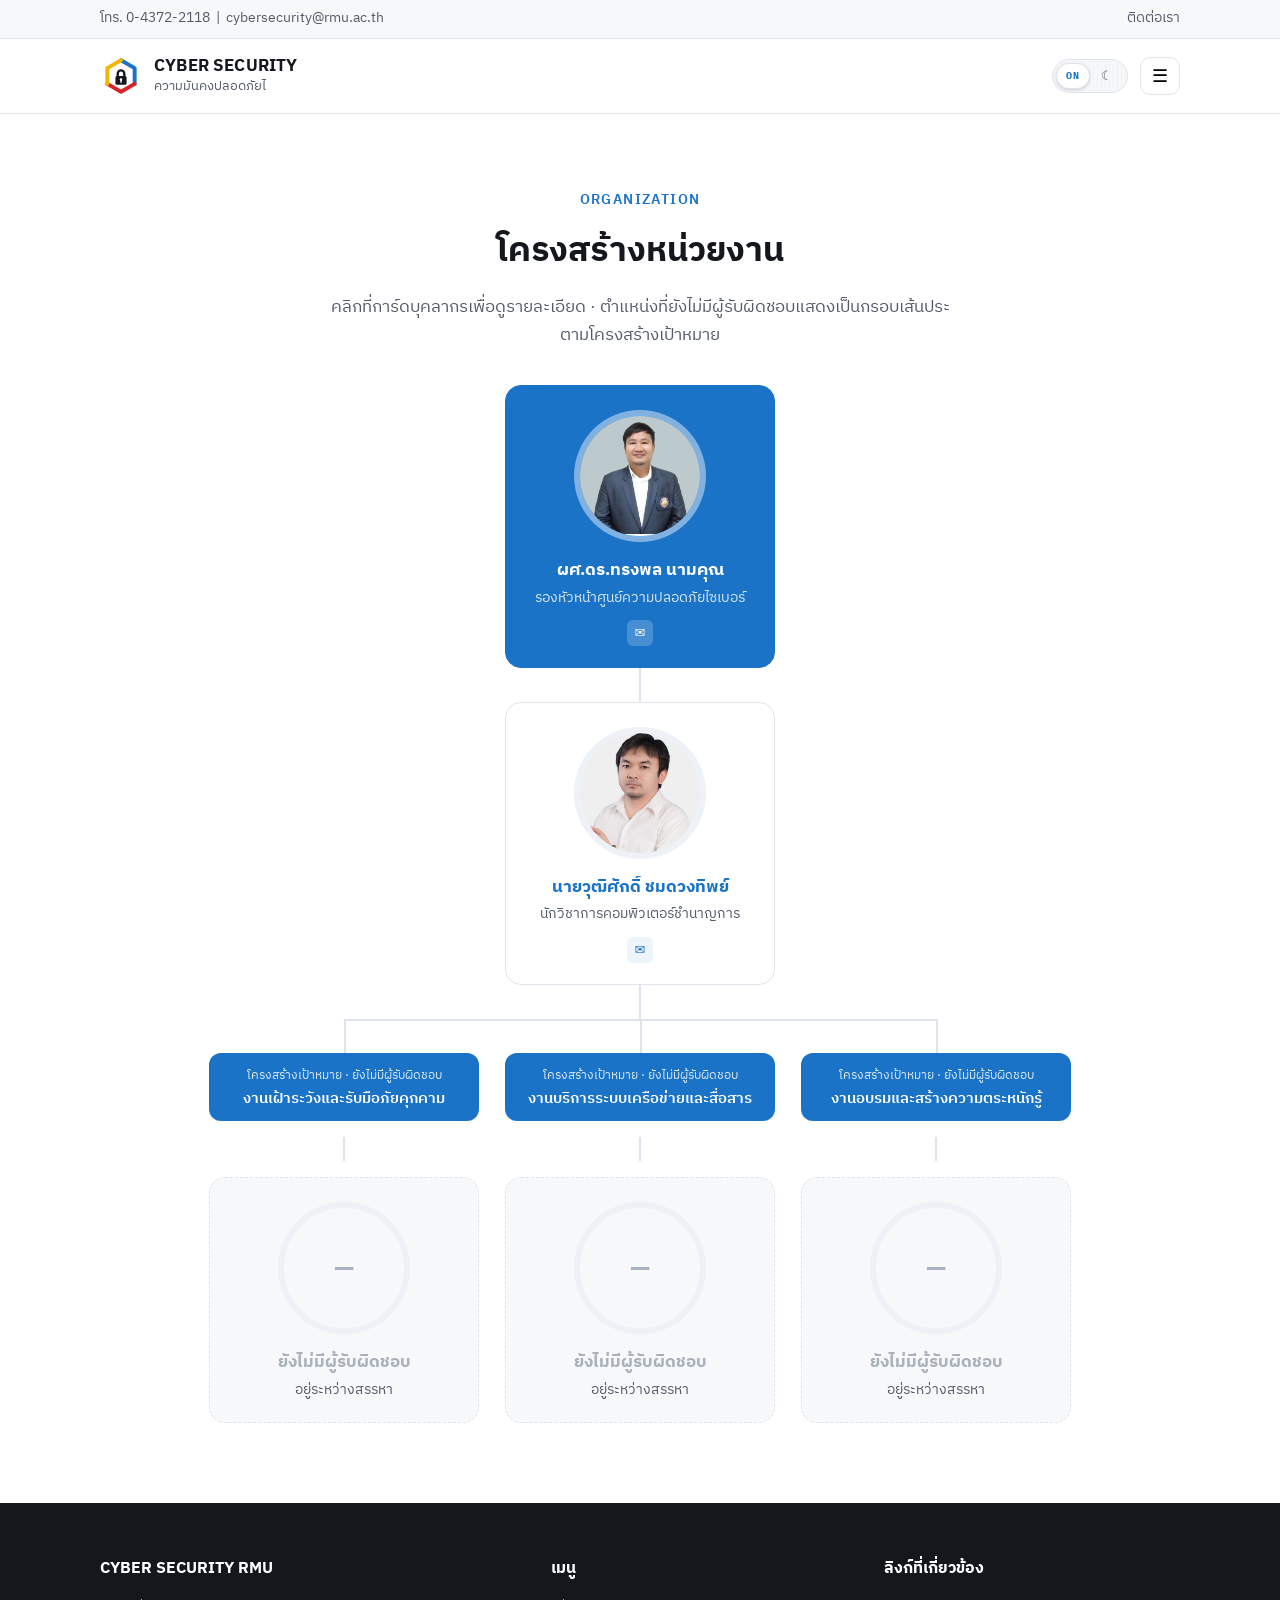
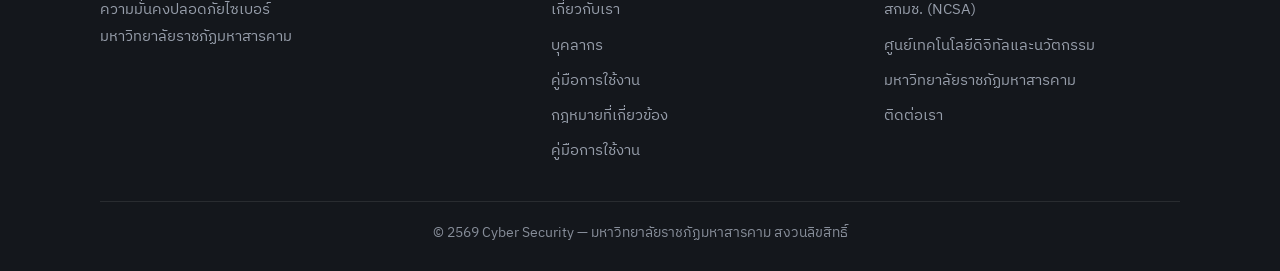
<file: team.html>
<!DOCTYPE html>
<html lang="th">
<head>
<meta charset="UTF-8">
<meta name="viewport" content="width=device-width, initial-scale=1">
<title>บุคลากร | CYBER SECURITY RMU</title>
<meta name="description" content="ทำเนียบบุคลากร หน่วยงานความมั่นคงปลอดภัยไซเบอร์ มหาวิทยาลัยราชภัฏมหาสารคาม">
<link rel="canonical" href="http://202.29.22.6:3002/team.html">
<link rel="icon" type="image/svg+xml" href="favicon.svg">
<link rel="apple-touch-icon" href="favicon.svg">
<meta name="theme-color" content="#1a73c7">
<link rel="preconnect" href="https://fonts.googleapis.com">
<link rel="preconnect" href="https://fonts.gstatic.com" crossorigin>
<link href="https://fonts.googleapis.com/css2?family=IBM+Plex+Sans+Thai:wght@400;500;600;700&family=IBM+Plex+Sans:wght@400;600;700&family=IBM+Plex+Mono:wght@400;600&display=swap" rel="stylesheet">
<link rel="stylesheet" href="assets/style.css">
<link rel="stylesheet" href="assets/components.css">
<link rel="stylesheet" href="assets/theme.css">
<script>
  // apply the saved theme before first paint (no flash of the wrong theme)
  (function () {
    try {
      var t = localStorage.getItem('theme');
      if (!t && window.matchMedia && window.matchMedia('(prefers-color-scheme: dark)').matches) t = 'dark';
      if (t === 'dark') document.documentElement.setAttribute('data-theme', 'dark');
    } catch (e) {}
  })();
</script>
<link rel="stylesheet" href="assets/org.css">
<script>
  // set before first paint so the gate never flashes
  (function () {
    var reduce = window.matchMedia && window.matchMedia('(prefers-reduced-motion: reduce)').matches;
    if (!reduce) document.documentElement.classList.add('gate');
  })();
</script>
<script src="assets/main.js" defer></script>
</head>
<body>
<a class="skip-link" href="#main">ข้ามไปยังเนื้อหาหลัก</a>

<div id="gate" role="status" aria-label="กำลังเปิดทำเนียบบุคลากร">
  <div class="pane top"></div>
  <div class="pane bot"></div>
  <div class="core">
    <div class="gate-box">
      <svg class="gate-lock" viewBox="0 0 64 64" aria-hidden="true">
        <path class="ring" d="M32 5 55 18v28L32 59 9 46V18z"/>
        <path class="shackle" d="M25 33v-5a7 7 0 0 1 14 0v5"/>
        <rect class="body" x="21" y="32" width="22" height="17" rx="3.4"/>
        <circle class="keyhole" cx="32" cy="39" r="2.3"/>
        <rect class="keyhole" x="31" y="40" width="2" height="5" rx="1"/>
      </svg>
      <p class="gate-title">กำลังเปิดทำเนียบบุคลากร</p>
      <p class="gate-sub" id="gateSub">verifying access</p>
      <div class="gate-track"><i id="gateBar"></i></div>
      <div class="gate-steps" id="gateSteps"><b></b><b></b><b></b><b></b></div>
    </div>
  </div>
</div>

<div class="topbar">
  <div class="wrap">
    <span>โทร. 0-4372-2118 &nbsp;|&nbsp; cybersecurity@rmu.ac.th</span>
    <nav class="topbar-links">
      <a href="index.html#contact">ติดต่อเรา</a>
    </nav>
  </div>
</div>

<header>
  <div class="wrap nav">
    <a class="brand" href="index.html">
      <img class="logo" src="favicon.svg" width="42" height="42" alt="โลโก้ Cyber Security RMU">
      <div class="brand-text">
        <b>CYBER SECURITY</b>
        <span class="type" data-words="ความมั่นคงปลอดภัยไซเบอร์ · RMU|Cyber Security · RMU" aria-label="ความมั่นคงปลอดภัยไซเบอร์ · RMU"></span>
      </div>
    </a>
    <nav class="menu" id="menu">
      <a href="index.html">หน้าหลัก</a>
      <a href="index.html#about">เกี่ยวกับเรา</a>
      <a href="index.html#services">บริการ</a>
      <a href="team.html" aria-current="page">บุคลากร</a>
      <a href="guides.html">คู่มือ</a>
      <a href="laws.html">กฎหมาย</a>
      <a href="index.html#training">อบรม</a>
      <a href="index.html#contact">ติดต่อ</a>
    </nav>
    <a class="btn btn-primary" href="guides.html">คู่มือการใช้งาน <span class="rec">แนะนำ</span></a>
    <button class="theme-toggle" id="themeToggle" type="button" aria-pressed="false" aria-label="สลับโหมดมืด">
      <span class="ico sun" aria-hidden="true">☀</span>
      <span class="ico moon" aria-hidden="true">☾</span>
      <span class="knob" aria-hidden="true" id="themeKnob">ON</span>
      <span class="lbl" id="themeLabel">light</span>
    </button>
    <button class="burger" id="burger" aria-label="เปิดเมนู" aria-controls="menu" aria-expanded="false">☰</button>
  </div>
</header>

<main id="main" tabindex="-1">

  <section>
    <div class="wrap">
      <div class="sec-head" style="margin-bottom:34px">
        <span class="tag">Organization</span>
        <h2>โครงสร้างหน่วยงาน</h2>
        <p>คลิกที่การ์ดบุคลากรเพื่อดูรายละเอียด · ตำแหน่งที่ยังไม่มีผู้รับผิดชอบแสดงเป็นกรอบเส้นประตามโครงสร้างเป้าหมาย</p>
      </div>

      <p class="org-hint">← เลื่อนซ้าย–ขวาเพื่อดูผังทั้งหมด →</p>

      <div class="org-wrap">
        <div class="org">

          <button class="org-card primary" type="button" data-person="p1">
            <span class="pic"><img src="imgs/songphon.jpg" alt="ผศ.ดร.ทรงพล นามคุณ" width="132" height="132"></span>
            <span class="nm">ผศ.ดร.ทรงพล นามคุณ</span>
            <span class="ps">รองหัวหน้าศูนย์ความปลอดภัยไซเบอร์</span>
            <span class="mail" aria-hidden="true">✉</span>
          </button>

          <div class="org-stem"></div>

          <button class="org-card" type="button" data-person="p2">
            <span class="pic"><img src="imgs/wuttisak.png" alt="นายวุฒิศักดิ์ ชมดวงทิพย์" width="132" height="132"></span>
            <span class="nm">นายวุฒิศักดิ์ ชมดวงทิพย์</span>
            <span class="ps">นักวิชาการคอมพิวเตอร์ชำนาญการ</span>
            <span class="mail" aria-hidden="true">✉</span>
          </button>

          <div class="org-stem"></div>

          <ul class="org-row">
            <li>
              <div class="unit"><small>โครงสร้างเป้าหมาย · ยังไม่มีผู้รับผิดชอบ</small><b>งานเฝ้าระวังและรับมือภัยคุกคาม</b></div>
              <div class="org-sub"></div>
              <div class="org-card vacant">
                <span class="pic">—</span>
                <span class="nm">ยังไม่มีผู้รับผิดชอบ</span>
                <span class="ps">อยู่ระหว่างสรรหา</span>
              </div>
            </li>
            <li>
              <div class="unit"><small>โครงสร้างเป้าหมาย · ยังไม่มีผู้รับผิดชอบ</small><b>งานบริการระบบเครือข่ายและสื่อสาร</b></div>
              <div class="org-sub"></div>
              <div class="org-card vacant">
                <span class="pic">—</span>
                <span class="nm">ยังไม่มีผู้รับผิดชอบ</span>
                <span class="ps">อยู่ระหว่างสรรหา</span>
              </div>
            </li>
            <li>
              <div class="unit"><small>โครงสร้างเป้าหมาย · ยังไม่มีผู้รับผิดชอบ</small><b>งานอบรมและสร้างความตระหนักรู้</b></div>
              <div class="org-sub"></div>
              <div class="org-card vacant">
                <span class="pic">—</span>
                <span class="nm">ยังไม่มีผู้รับผิดชอบ</span>
                <span class="ps">อยู่ระหว่างสรรหา</span>
              </div>
            </li>
          </ul>

        </div>
      </div>
    </div>
  </section>

</main>

<!-- ---------- person details ---------- -->
<template id="p1">
  <div class="modal-head">
    <div class="avatar photo lg"><img src="imgs/songphon.jpg" alt="ผศ.ดร.ทรงพล นามคุณ" width="92" height="92"></div>
    <div class="modal-title">
      <span class="person-role">รองหัวหน้าศูนย์ความปลอดภัยไซเบอร์</span>
      <h3 class="person-name" style="font-size:21px">ผศ.ดร.ทรงพล นามคุณ</h3>
      <span class="person-sub">ปร.ด. วิศวกรรมคอมพิวเตอร์</span>
    </div>
    <button class="modal-close" type="button" data-close aria-label="ปิด">✕</button>
  </div>
  <div class="modal-body">
    <h4>ข้อมูลติดต่อ</h4>
    <dl class="kv">
      <div class="kv-row"><dt>ตำแหน่ง</dt><dd>รองหัวหน้าศูนย์ความปลอดภัยไซเบอร์</dd></div>
      <div class="kv-row"><dt>วุฒิการศึกษา</dt><dd>ปร.ด. (วิศวกรรมคอมพิวเตอร์)</dd></div>
      <div class="kv-row"><dt>อีเมล</dt><dd><a href="mailto:songphon@rmu.ac.th">songphon@rmu.ac.th</a></dd></div>
      <div class="kv-row"><dt>โทรศัพท์</dt><dd>0-4372-2118 ต่อ 000</dd></div>
    </dl>
    <h4>ภาระงาน</h4>
    <ul>
      <li>กำกับดูแลงานความมั่นคงปลอดภัยไซเบอร์ของมหาวิทยาลัย</li>
      <li>วางนโยบายและมาตรการป้องกันภัยคุกคามทางไซเบอร์</li>
      <li>ที่ปรึกษาด้านความปลอดภัยของระบบสารสนเทศและเครือข่าย</li>
      <li>สอนและพัฒนาหลักสูตรด้านวิศวกรรมคอมพิวเตอร์และความปลอดภัยไซเบอร์</li>
    </ul>
    <p class="note" style="margin-top:18px">ข้อมูลบางส่วนอยู่ระหว่างปรับปรุง หากต้องการรายละเอียดเพิ่มเติม ติดต่อได้ที่อีเมลข้างต้น</p>
  </div>
</template>

<template id="p2" data-fx="b">
  <div class="modal-head">
    <div class="avatar photo lg"><img src="imgs/wuttisak.png" alt="นายวุฒิศักดิ์ ชมดวงทิพย์" width="92" height="92"></div>
    <div class="modal-title">
      <span class="person-role">นักวิชาการคอมพิวเตอร์ชำนาญการ</span>
      <h3 class="person-name" style="font-size:21px">นายวุฒิศักดิ์ ชมดวงทิพย์</h3>
      <span class="person-sub">ชื่อเล่น: ป๊อป · งานบริการระบบเครือข่ายและสื่อสาร</span>
    </div>
    <button class="modal-close" type="button" data-close aria-label="ปิด">✕</button>
  </div>
  <div class="modal-body">
    <h4>ข้อมูลทั่วไป</h4>
    <dl class="kv">
      <div class="kv-row"><dt>ตำแหน่ง</dt><dd>นักวิชาการคอมพิวเตอร์ชำนาญการ</dd></div>
      <div class="kv-row"><dt>สังกัด</dt><dd>งานบริการระบบเครือข่ายและสื่อสาร ศูนย์เทคโนโลยีดิจิทัลและนวัตกรรม</dd></div>
      <div class="kv-row"><dt>ความเชี่ยวชาญ</dt><dd>ระบบเครือข่ายสารสนเทศ ระบบเซิร์ฟเวอร์ และ IPv6</dd></div>
    </dl>
    <h4>ภาระงาน</h4>
    <ul>
      <li>รับผิดชอบงานบริการระบบเครือข่ายและเทคโนโลยีสารสนเทศของมหาวิทยาลัย</li>
      <li>ได้รับแต่งตั้งให้ปฏิบัติหน้าที่ในการประชุมสภามหาวิทยาลัยราชภัฏมหาสารคาม</li>
    </ul>
    <h4>ผลงานที่โดดเด่น</h4>
    <ul>
      <li>เจ้าหน้าที่ผู้รับผิดชอบหลักที่นำศูนย์คอมพิวเตอร์ มรม. คว้ารางวัลการพัฒนาเครือข่ายอินเทอร์เน็ตพื้นฐานรองรับ IPv6 ระดับดีเด่น</li>
      <li>วิทยากรให้ความรู้แก่ผู้เข้าเยี่ยมชมห้องเซิร์ฟเวอร์ (Server Room) ของมหาวิทยาลัย</li>
    </ul>
    <p class="note warn" style="margin-top:18px"><b>หมายเหตุ:</b> ข้อมูลภาพรวมนี้เรียบเรียงจากแหล่งข้อมูลสาธารณะ (เว็บไซต์มหาวิทยาลัยและเพจหน่วยงาน) โปรดตรวจสอบความถูกต้องกับหน่วยงานต้นสังกัดอีกครั้ง</p>
  </div>
</template>

<div class="modal" id="modal" role="dialog" aria-modal="true" aria-label="ข้อมูลบุคลากร">
  <div class="modal-shell">
    <button class="modal-nav prev" type="button" id="modalPrev" aria-label="คนก่อนหน้า">‹</button>
    <div class="modal-box" id="modalBox"></div>
    <button class="modal-nav next" type="button" id="modalNext" aria-label="คนถัดไป">›</button>
    <div class="modal-count" id="modalCount"></div>
  </div>
</div>

<footer>
  <div class="wrap">
    <div class="foot-grid">
      <div>
        <h4>CYBER SECURITY RMU</h4>
        <p style="margin:0; opacity:.85">ความมั่นคงปลอดภัยไซเบอร์<br>มหาวิทยาลัยราชภัฏมหาสารคาม</p>
      </div>
      <div>
        <h4>เมนู</h4>
        <ul>
          <li><a href="index.html#about">เกี่ยวกับเรา</a></li>
          <li><a href="team.html">บุคลากร</a></li>
          <li><a href="guides.html">คู่มือการใช้งาน</a></li>
          <li><a href="laws.html">กฎหมายที่เกี่ยวข้อง</a></li>
          <li><a href="index.html#manuals">คู่มือการใช้งาน</a></li>
        </ul>
      </div>
      <div>
        <h4>ลิงก์ที่เกี่ยวข้อง</h4>
        <ul>
          <li><a href="https://www.ncsa.or.th/" target="_blank" rel="noopener">สกมช. (NCSA)</a></li>
          <li><a href="https://cc.rmu.ac.th/" target="_blank" rel="noopener">ศูนย์เทคโนโลยีดิจิทัลและนวัตกรรม</a></li>
          <li><a href="https://www.rmu.ac.th" target="_blank" rel="noopener">มหาวิทยาลัยราชภัฏมหาสารคาม</a></li>
          <li><a href="index.html#contact">ติดต่อเรา</a></li>
        </ul>
      </div>
    </div>
    <div class="copy">© 2569 Cyber Security — มหาวิทยาลัยราชภัฏมหาสารคาม สงวนลิขสิทธิ์</div>
  </div>
</footer>
</body>
</html>
</file>
<file: assets/style.css>
:root{
    --brand:#1a73c7;
    --brand-dark:#12559a;
    --brand-soft:#eef4fb;
    --accent:#f2b705;
    --alert:#d8232a;
    --ink:#14171c;
    --ink-2:#525a68;
    --line:#dfe4ec;
    --bg:#ffffff;
    --bg-2:#f7f8fa;
    --radius:10px;
    --shadow:0 1px 2px rgba(20,23,28,.06), 0 10px 28px rgba(20,23,28,.09);
    --wrap:1120px;
  }
  *{box-sizing:border-box}
  html{scroll-behavior:smooth; -webkit-text-size-adjust:100%}
  body{
    margin:0; background:var(--bg); color:var(--ink); overflow-x:hidden; min-width:320px;
    font-family:"IBM Plex Sans Thai","IBM Plex Sans",system-ui,-apple-system,"Segoe UI",sans-serif;
    font-size:16px; line-height:1.75; -webkit-font-smoothing:antialiased;
  }
  img{max-width:100%; display:block}
  a{color:inherit}
  .skip-link{position:absolute; left:-9999px; top:0; z-index:200; background:var(--brand); color:#fff;
    padding:10px 16px; border-radius:0 0 8px 0; font-weight:600; text-decoration:none}
  .skip-link:focus{left:0}
  main:focus{outline:none}
  .wrap{max-width:var(--wrap); width:100%; margin:0 auto; padding:0 clamp(16px,4vw,20px)}
  /* anything wide (tables, code, diagrams) scrolls inside itself, never the page */
  .scroll-x{overflow-x:auto; -webkit-overflow-scrolling:touch}

  /* ---------- topbar ---------- */
  .topbar{background:var(--bg-2); color:var(--ink-2); font-size:13.5px; border-bottom:1px solid var(--line)}
  .topbar .wrap{display:flex; gap:18px; align-items:center; justify-content:space-between; min-height:38px; flex-wrap:wrap}
  .topbar a{text-decoration:none; color:var(--ink-2)}
  .topbar a:hover{color:var(--brand)}
  .topbar-links{display:flex; gap:16px; flex-wrap:wrap}

  /* ---------- header ---------- */
  header{position:sticky; top:0; z-index:50; background:rgba(255,255,255,.9); backdrop-filter:blur(12px); border-bottom:1px solid var(--line)}
  .nav{display:flex; align-items:center; gap:12px; min-height:74px; position:relative; flex-wrap:nowrap}
  .brand{display:flex; align-items:center; gap:12px; text-decoration:none; margin-right:auto; line-height:1}
  .logo{width:42px; height:42px; flex:0 0 auto; display:block; align-self:center}
  .brand-text{display:flex; flex-direction:column; justify-content:center; gap:2px; height:42px}
  .brand b{display:block; font-size:17px; line-height:1.2; letter-spacing:.01em}
  .brand span{display:block; font-size:12.5px; line-height:1.25; color:var(--ink-2)}
  .menu{display:flex; gap:2px; align-items:center; flex-wrap:nowrap; border:1px solid var(--line);
         border-radius:10px; padding:4px; background:#fff}
  .menu a{padding:8px 12px; border-radius:7px; text-decoration:none; font-size:14.5px; font-weight:500;
          color:var(--ink-2); white-space:nowrap}
  .menu a:hover{background:var(--bg-2); color:var(--brand)}

  @keyframes menuSlideIn{
    from{opacity:0; transform:translateX(-14px)}
    to{opacity:1; transform:none}
  }
  @keyframes menuDropIn{
    from{opacity:0; transform:translateY(-8px)}
    to{opacity:1; transform:none}
  }
  .menu a{animation:menuDropIn .45s cubic-bezier(.2,.7,.3,1) backwards}
  .menu a:nth-child(1){animation-delay:.05s}
  .menu a:nth-child(2){animation-delay:.11s}
  .menu a:nth-child(3){animation-delay:.17s}
  .menu a:nth-child(4){animation-delay:.23s}
  .menu a:nth-child(5){animation-delay:.29s}
  .menu a:nth-child(6){animation-delay:.35s}
  .menu a:nth-child(7){animation-delay:.41s}
  .menu a:nth-child(8){animation-delay:.47s}
  .menu a:nth-child(9){animation-delay:.53s}
  .menu a:nth-child(10){animation-delay:.59s}
  .menu a[aria-current="page"],
  .menu a.active{color:var(--brand); background:var(--brand-soft); font-weight:600}
  /* dot marks the section you are currently in */
  .menu a.active::after{content:""; display:block; position:absolute; left:50%; bottom:2px;
    width:4px; height:4px; margin-left:-2px; border-radius:50%; background:var(--brand)}
  .menu a{position:relative}
  @media (max-width:1300px){
    .menu a.active::after{left:auto; right:14px; bottom:50%; margin:0 0 -2px}
  }

  @keyframes menuSlideOut{
    from{opacity:1; transform:none}
    to{opacity:0; transform:translateX(-14px)}
  }
  @keyframes menuPick{
    0%{transform:none}
    40%{transform:translateX(6px)}
    100%{opacity:0; transform:translateX(-14px)}
  }
  .menu.closing a{animation:menuSlideOut .24s cubic-bezier(.4,0,.7,.3) forwards}
  .menu.closing a.picked{animation:menuPick .3s cubic-bezier(.3,.7,.3,1) forwards;
                         background:var(--brand-soft); color:var(--brand)}
  .btn{display:inline-flex; align-items:center; gap:8px; padding:11px 20px; border-radius:8px; text-decoration:none;
       font-weight:600; font-size:15px; border:1px solid transparent; cursor:pointer; transition:.18s; white-space:nowrap}
  .btn-primary{background:var(--brand); color:#fff}
  .btn-primary:hover{background:var(--brand-dark)}
  .btn-ghost{border-color:var(--line); color:var(--ink); background:#fff}
  .btn-ghost:hover{border-color:var(--brand); color:var(--brand)}
  .btn-light{background:#fff; color:var(--ink)}
  .btn-light:hover{background:#eef1f5}
  .btn-outline-light{border-color:rgba(255,255,255,.35); color:#fff}
  .btn-outline-light:hover{background:rgba(255,255,255,.1)}
  .burger{display:none; background:none; border:1px solid var(--line); border-radius:10px; padding:9px 11px; font-size:18px; line-height:1; cursor:pointer}

  /* ---------- hero ---------- */
  .hero{background:var(--bg-2); color:var(--ink); position:relative; overflow:hidden; padding:0; border-bottom:1px solid var(--line)}
  .hero::after{content:""; position:absolute; inset:0; pointer-events:none;
               background-image:linear-gradient(var(--line) 1px, transparent 1px), linear-gradient(90deg, var(--line) 1px, transparent 1px);
               background-size:56px 56px; opacity:.55;
               -webkit-mask-image:radial-gradient(circle at 24% 50%, #000, transparent 72%);
               mask-image:radial-gradient(circle at 24% 50%, #000, transparent 72%)}
  .hero .wrap{position:relative; z-index:1; max-width:calc(var(--wrap) - 60px); padding-top:96px; padding-bottom:96px}
  .hero h1,.hero p,.hero-actions{max-width:60ch}
  .eyebrow{display:inline-flex; align-items:center; gap:8px; font-size:12.5px; letter-spacing:.16em; text-transform:uppercase; font-weight:600;
           background:#fff; color:var(--ink-2); border:1px solid var(--line); padding:6px 14px; border-radius:999px; margin-bottom:20px}
  .eyebrow::before{content:""; width:7px; height:7px; border-radius:50%; background:var(--brand)}
  .hero h1{font-size:clamp(30px,4.2vw,48px); line-height:1.28; margin:0 0 16px; font-weight:700}
  .hero p{font-size:17.5px; color:var(--ink-2); margin:0 0 28px; max-width:52ch}
  .hero-actions{display:flex; gap:12px; flex-wrap:wrap}

  /* ---------- sections ---------- */
  section{padding:clamp(48px,7vw,72px) 0}
  .sec-head{max-width:62ch; margin:0 auto 44px; text-align:center}
  .tag{color:var(--brand); font-weight:600; font-size:14px; letter-spacing:.1em; text-transform:uppercase}
  .sec-head h2{font-size:clamp(25px,3vw,34px); margin:8px 0 12px; font-weight:700}
  .sec-head p{color:var(--ink-2); margin:0; font-size:16.5px}

  .grid-3{display:grid; grid-template-columns:repeat(3,1fr); gap:24px}
  .grid-2{display:grid; grid-template-columns:repeat(2,1fr); gap:40px; align-items:center}
  .card{background:#fff; border:1px solid var(--line); border-radius:var(--radius); padding:28px; transition:.2s}
  .card:hover{border-color:var(--brand); box-shadow:var(--shadow)}
  .card .ico{width:52px; height:52px; border-radius:10px; background:var(--brand-soft); color:var(--brand);
             display:grid; place-items:center; margin-bottom:16px; transition:.2s}
  .card .ico svg{width:28px; height:28px; display:block; overflow:visible}
  .card .ico svg [stroke]{stroke:currentColor; fill:none; stroke-width:1.6; stroke-linecap:round; stroke-linejoin:round}
  .card .ico svg .nd{fill:currentColor; stroke:none}
  .card .ico svg .ac{stroke:var(--accent)}
  .card .ico svg .ac-f{fill:var(--accent); stroke:none}
  .card:hover .ico{background:var(--brand); color:#fff}
  .card:hover .ico svg .ac{stroke:#fff}
  .card:hover .ico svg .ac-f{fill:#fff}
  .card h3{margin:0 0 8px; font-size:19px}
  .card p{margin:0; color:var(--ink-2); font-size:15.5px}

  /* ---------- news ---------- */
  .news{background:var(--bg-2)}
  .news-grid{display:grid; grid-template-columns:repeat(3,1fr); gap:24px}
  .news-item{background:#fff; border:1px solid var(--line); border-radius:var(--radius); overflow:hidden; display:flex; flex-direction:column; transition:.2s}
  .news-item:hover{border-color:var(--brand); box-shadow:var(--shadow)}
  .thumb{aspect-ratio:16/9; background:var(--bg-2); border-bottom:1px solid var(--line); display:grid; place-items:center; color:#9aa2b1; font-size:13px}
  .news-body{padding:22px; display:flex; flex-direction:column; gap:10px; flex:1}
  .meta{display:flex; gap:10px; align-items:center; font-size:13px; color:var(--ink-2)}
  .pill{background:var(--brand-soft); color:var(--brand); border:1px solid #d6e4f5; padding:2px 10px; border-radius:999px; font-weight:600; font-size:12.5px}
  .news-body h3{margin:0; font-size:17.5px; line-height:1.5}
  .news-body p{margin:0; color:var(--ink-2); font-size:15px; flex:1}
  .news-body .meta{padding-bottom:10px; border-bottom:1px solid var(--line)}
  .more{color:var(--brand); font-weight:600; text-decoration:none; font-size:15px;
        border-top:1px solid var(--line); padding-top:12px; margin-top:2px}
  .more:hover{text-decoration:underline}
  .center{text-align:center; margin-top:36px}

  /* ---------- about ---------- */
  .about-media{aspect-ratio:4/3; border-radius:var(--radius); background:var(--bg-2); border:1px solid var(--line);
                display:grid; place-items:center; color:#9aa2b1; font-size:14px}
  .about-body{border:1px solid var(--line); border-radius:var(--radius); padding:32px; background:#fff}
  .about h2{font-size:clamp(24px,3vw,32px); margin:6px 0 16px}
  .about p{color:var(--ink-2); margin:0 0 16px}
  .checks{list-style:none; margin:0 0 26px; padding:0; display:grid; gap:10px}
  .checks li{display:flex; gap:10px; align-items:flex-start; font-size:15.5px;
             border-top:1px solid var(--line); padding-top:10px}
  .checks li:first-child{border-top:0; padding-top:0}
  .checks i{color:var(--brand); font-style:normal; font-weight:700}

  /* ---------- cta ---------- */
  .cta{background:var(--ink); color:#fff; text-align:center}
  .cta h2{font-size:clamp(24px,3vw,32px); margin:0 0 12px}
  .cta p{margin:0 0 26px; color:#aeb6c4; font-size:17px}

  /* ---------- contact ---------- */
  .contact-grid{display:grid; grid-template-columns:1fr 1fr; gap:32px}
  .info{display:grid; gap:18px; align-content:start}
  .info-row{display:flex; gap:14px; align-items:flex-start}
  .info-row .ico{width:44px; height:44px; border-radius:10px; background:var(--brand-soft); color:var(--brand); display:grid; place-items:center; flex:0 0 auto}
  .info-row .ico svg{width:24px; height:24px; display:block; overflow:visible}
  .info-row .ico svg [stroke]{stroke:currentColor; fill:none; stroke-width:1.6; stroke-linecap:round; stroke-linejoin:round}
  .info-row .ico svg .nd{fill:currentColor; stroke:none}
  .info-row .ico svg .ac{stroke:var(--accent)}
  .info-row .ico svg .ac-f{fill:var(--accent); stroke:none}
  .info-row b{display:block; font-size:15.5px}
  .info-row span{color:var(--ink-2); font-size:15px}
  .map{border-radius:var(--radius); overflow:hidden; border:1px solid var(--line); min-height:320px; background:var(--bg-2)}
  .map iframe{width:100%; height:100%; min-height:320px; border:0; display:block}

  /* ---------- footer ---------- */
  footer{background:var(--ink); color:#aeb6c4; padding:52px 0 26px; font-size:15px}
  .foot-grid{display:grid; grid-template-columns:1.4fr 1fr 1fr; gap:36px}
  footer h4{color:#fff; margin:0 0 14px; font-size:16px}
  footer ul{list-style:none; margin:0; padding:0; display:grid; gap:9px}
  footer a{text-decoration:none; opacity:.85}
  footer a:hover{opacity:1; text-decoration:underline}
  .copy{border-top:1px solid rgba(255,255,255,.12); margin-top:36px; padding-top:20px; text-align:center; font-size:13.5px; opacity:.75}

  /* tight but still one row: shrink first, collapse later */
  @media (max-width:1520px){
    .menu a{padding:8px 9px; font-size:14px}
    .brand-text{min-width:0}
    .nav .btn-primary{padding:10px 14px; font-size:14px}
  }
  @media (max-width:1400px){
    .nav .btn-primary .rec{display:none}
    .menu a{padding:7px 8px; font-size:13.5px}
  }
  @media (max-width:1300px){
    .burger{display:block}
    .nav .btn-primary{display:none}
    .brand-text{min-width:216px}
    .menu a{font-size:16px; padding:12px 14px; animation:none}
    .menu{position:absolute; top:100%; left:0; right:0; background:#fff;
           border:0; border-bottom:1px solid var(--line); border-radius:0;
           flex-direction:column; align-items:stretch; padding:10px 20px 16px; gap:2px; display:none;
           box-shadow:0 14px 28px rgba(20,23,28,.09)}
    .menu.open{display:flex}
    .menu.open a{animation:menuSlideIn .42s cubic-bezier(.2,.7,.3,1) backwards}
  }
  @media (max-width:900px){
    .hero .wrap{padding-top:60px; padding-bottom:64px}
    .grid-3,.news-grid{grid-template-columns:repeat(2,1fr)}
    .grid-2,.contact-grid{grid-template-columns:1fr}
    .foot-grid{grid-template-columns:1fr 1fr}
  }
  @media (prefers-reduced-motion:reduce){
    .menu a,.menu.open a,.menu.closing a{animation:none !important}
  }
  @media (max-width:640px){
    .grid-3,.news-grid{grid-template-columns:1fr}
    .foot-grid{grid-template-columns:1fr; gap:26px}
    .topbar .wrap{justify-content:center; text-align:center; padding-top:6px; padding-bottom:6px}
    .nav{min-height:64px; gap:10px}
    .logo{width:38px; height:38px}
    .brand-text{height:auto; min-width:0}
    .brand b{font-size:15.5px}
    .hero .wrap{padding-top:44px; padding-bottom:48px}
    .btn{padding:10px 16px; font-size:14.5px}
    .hero-actions .btn{flex:1 1 auto; justify-content:center}
    .about-body{padding:22px}
  }
  @media (max-width:400px){
    .brand span{display:none}
    .brand b{font-size:15px}
    .logo{width:34px; height:34px}
    .sec-head h2{font-size:22px}
    .hero h1{font-size:26px}
    .wrap{padding:0 14px}
  }
  /* iOS/Android: keep content clear of the notch and the home bar */
  @supports (padding:max(0px)){
    @media (max-width:640px){
      .wrap{padding-left:max(clamp(16px,4vw,20px), env(safe-area-inset-left));
            padding-right:max(clamp(16px,4vw,20px), env(safe-area-inset-right))}
      footer{padding-bottom:max(26px, env(safe-area-inset-bottom))}
    }
  }
  /* very wide displays: keep the measure comfortable, not stretched */
  @media (min-width:1600px){
    :root{--wrap:1240px}
  }
</file>
<file: assets/components.css>
/* ================= subpage hero ================= */
.page-hero{background:var(--bg-2); border-bottom:1px solid var(--line); position:relative; overflow:hidden}
.page-hero::after{content:""; position:absolute; inset:0; pointer-events:none;
  background-image:linear-gradient(var(--line) 1px, transparent 1px), linear-gradient(90deg, var(--line) 1px, transparent 1px);
  background-size:56px 56px; opacity:.55;
  -webkit-mask-image:radial-gradient(circle at 24% 50%, #000, transparent 72%);
  mask-image:radial-gradient(circle at 24% 50%, #000, transparent 72%)}
.page-hero .wrap{position:relative; z-index:1; padding-top:56px; padding-bottom:56px}
.page-hero h1{font-size:clamp(26px,3.4vw,38px); margin:10px 0 12px; font-weight:700}
.page-hero p{color:var(--ink-2); margin:0; font-size:16.5px; max-width:64ch}
.crumb{display:flex; gap:8px; align-items:center; font-size:13.5px; color:var(--ink-2); flex-wrap:wrap}
.crumb a,.crumb .here{display:inline-flex; align-items:center; text-decoration:none;
  background:#fff; border:1px solid var(--line); border-radius:8px; padding:5px 12px; line-height:1.4}
.crumb a:hover{border-color:var(--brand); color:var(--brand)}
.crumb .here{color:var(--ink); font-weight:600}
.crumb .sep{opacity:.45; padding:0 1px}

/* ================= team ================= */
.team-grid{display:grid; grid-template-columns:repeat(3,1fr); gap:24px}
.lead-grid{display:grid; grid-template-columns:repeat(2,1fr); gap:24px; margin-bottom:24px}
.person{position:relative; text-align:left; width:100%; font:inherit; color:inherit;
  background:#fff; border:1px solid var(--line); border-radius:var(--radius); padding:0; overflow:hidden;
  cursor:pointer; transition:.2s; display:flex; flex-direction:column}
.person:hover{border-color:var(--brand); box-shadow:var(--shadow)}
.person:focus-visible{outline:2px solid var(--brand); outline-offset:2px}
.person-top{position:relative; padding:26px 26px 20px; border-bottom:1px solid var(--line); background:var(--bg-2)}
.person-top::before{content:""; position:absolute; inset:0;
  background-image:linear-gradient(var(--line) 1px, transparent 1px), linear-gradient(90deg, var(--line) 1px, transparent 1px);
  background-size:28px 28px; opacity:.6}
.avatar{position:relative; width:74px; height:74px; border-radius:14px; background:#fff; border:1px solid var(--line);
  display:grid; place-items:center; font-weight:700; font-size:22px; color:var(--brand); letter-spacing:.02em}
.avatar.dark{background:var(--ink); color:#fff; border-color:var(--ink)}
.avatar.photo{overflow:hidden; background:var(--bg-2)}
.avatar img{width:100%; height:100%; object-fit:cover; object-position:50% 14%; display:block}
.avatar.lg{width:92px; height:92px; border-radius:16px}
.person-rank{position:absolute; top:20px; right:20px; z-index:1; font-size:11.5px; letter-spacing:.12em; text-transform:uppercase;
  font-weight:600; color:var(--ink-2); background:#fff; border:1px solid var(--line); padding:4px 10px; border-radius:999px}
.person-body{padding:22px 26px 24px; display:flex; flex-direction:column; gap:6px; flex:1}
.person-role{color:var(--brand); font-weight:600; font-size:13.5px; letter-spacing:.04em}
.person-name{margin:0; font-size:19px; line-height:1.45}
.person-sub{margin:0; color:var(--ink-2); font-size:14.5px}
.person-foot{margin-top:14px; padding-top:14px; border-top:1px solid var(--line);
  display:flex; align-items:center; justify-content:space-between; gap:10px; font-size:14px; color:var(--ink-2)}
.person-foot .go{color:var(--brand); font-weight:600; white-space:nowrap}
.person.vacant{cursor:default; border-style:dashed; background:var(--bg-2)}
.person.vacant:hover{border-color:var(--line); box-shadow:none}
.person.vacant .person-top{background:transparent}
.person.vacant .avatar{color:#aab1bd; border-style:dashed}

/* ================= modal ================= */
.modal{position:fixed; inset:0; height:100vh; height:100dvh; z-index:100; display:none; padding:24px; overflow:hidden;
  align-items:center; justify-content:center; background:rgba(20,23,28,.55); backdrop-filter:blur(3px)}
.modal.open{display:flex; animation:fadeIn .18s ease}
@keyframes fadeIn{from{opacity:0}to{opacity:1}}
@keyframes popIn{from{opacity:0; transform:translateY(10px) scale(.99)}to{opacity:1; transform:none}}
.modal-box{background:#fff; border:1px solid var(--line); border-radius:14px; width:min(720px,100%);
  max-height:86vh; overflow:auto; animation:popIn .22s cubic-bezier(.2,.7,.3,1)}
.modal-head{display:flex; gap:18px; align-items:flex-start; padding:26px 26px 22px; border-bottom:1px solid var(--line); background:var(--bg-2)}
.modal-head .avatar{flex:0 0 auto}
.modal-title{display:flex; flex-direction:column; gap:4px}
.modal-close{margin-left:auto; background:#fff; border:1px solid var(--line); border-radius:8px;
  width:34px; height:34px; font-size:16px; line-height:1; cursor:pointer; color:var(--ink-2); flex:0 0 auto}
.modal-close:hover{border-color:var(--brand); color:var(--brand)}
.modal-body{padding:26px}
.modal-body h4{margin:22px 0 10px; font-size:14px; letter-spacing:.08em; text-transform:uppercase; color:var(--ink-2)}
.modal-body h4:first-child{margin-top:0}
.modal-body p{margin:0 0 12px; color:var(--ink-2)}
.modal-body ul{margin:0 0 4px; padding:0; list-style:none; display:grid; gap:10px}
.modal-body ul li{position:relative; font-size:15.5px; border-top:1px solid var(--line); padding:10px 0 0 18px}
.modal-body ul li:first-child{border-top:0; padding-top:0}
.modal-body ul li::before{content:""; position:absolute; left:0; top:20px;
  width:6px; height:6px; border-radius:50%; background:var(--brand)}
.modal-body ul li:first-child::before{top:10px}
body.no-scroll{overflow:hidden}

/* ================= guides ================= */
.guide-layout{display:grid; grid-template-columns:250px 1fr; gap:32px; align-items:start}
.guide-nav{position:sticky; top:96px; border:1px solid var(--line); border-radius:var(--radius); background:#fff; padding:8px}
.guide-nav a{display:block; padding:10px 14px; margin-bottom:6px; border:1px solid var(--line);
  border-radius:8px; text-decoration:none; color:var(--ink-2); font-size:15px; font-weight:500; transition:.18s}
.guide-nav a:last-child{margin-bottom:0}
.guide-nav a:hover{background:var(--bg-2); border-color:var(--brand); color:var(--brand)}
.guide-nav a.active{background:var(--brand-soft); border-color:var(--brand); color:var(--brand); font-weight:600}
.guide-nav a{position:relative}
.guide-nav a.active::before{content:""; position:absolute; left:-1px; top:8px; bottom:8px; width:3px;
  border-radius:0 3px 3px 0; background:var(--brand)}
/* reading progress inside the sidebar */
.guide-nav .track{height:3px; margin:8px 6px 4px; border-radius:2px; background:var(--line); overflow:hidden}
.guide-nav .track i{display:block; height:100%; width:0; background:var(--brand); transition:width .15s linear}
@media (max-width:900px){
  .guide-nav a.active::before{left:8px; right:8px; top:auto; bottom:2px; width:auto; height:3px; border-radius:3px}
  /* 2 x 2 grid: every item fully visible, nothing cut off, no sideways scroll */
  .guide-nav{position:sticky; top:60px; z-index:20; background:var(--surface, #fff);
    display:grid; grid-template-columns:1fr 1fr; gap:8px; padding:8px;
    box-shadow:0 6px 18px rgba(20,23,28,.06)}
  .guide-nav a{display:flex; align-items:center; justify-content:center; text-align:center;
    margin:0; min-height:46px; padding:8px 10px; font-size:13.5px; line-height:1.35;
    white-space:normal; overflow-wrap:anywhere}
  .guide-nav .track{grid-column:1 / -1; display:block; margin:2px 2px 0}
}
.guide-card{border:1px solid var(--line); border-radius:var(--radius); background:#fff; padding:30px; margin-bottom:24px; scroll-margin-top:100px}
.guide-card > h2{margin:8px 0 8px; font-size:23px}
.guide-card > p{margin:0 0 20px; color:var(--ink-2)}
.kv{border:1px solid var(--line); border-radius:var(--radius); overflow:hidden; margin:0 0 18px}
.kv-row{display:grid; grid-template-columns:200px 1fr; border-top:1px solid var(--line)}
.kv-row:first-child{border-top:0}
.kv-row dt{padding:12px 16px; background:var(--bg-2); font-weight:600; font-size:14.5px; border-right:1px solid var(--line)}
.kv-row dd{margin:0; padding:12px 16px; font-size:15px; word-break:break-word}
code,.mono{font-family:"IBM Plex Mono",ui-monospace,SFMono-Regular,Consolas,monospace; font-size:.94em;
  background:var(--brand-soft); border:1px solid #d6e4f5; border-radius:5px; padding:1px 6px; color:var(--brand-dark)}
.steps{counter-reset:st; list-style:none; margin:0 0 18px; padding:0; display:grid; gap:12px}
.steps li{counter-increment:st; position:relative; font-size:15.5px;
  border-top:1px solid var(--line); padding:12px 0 0 40px}
.steps li:first-child{border-top:0; padding-top:0}
.steps li::before{content:counter(st); position:absolute; left:0; top:15px;
  width:26px; height:26px; border-radius:7px;
  background:var(--brand-soft); color:var(--brand); border:1px solid #d6e4f5;
  display:grid; place-items:center; font-size:13px; font-weight:700}
.steps li:first-child::before{top:3px}
.note{border:1px solid var(--line); border-left:3px solid var(--accent); border-radius:8px;
  background:var(--bg-2); padding:14px 16px; font-size:15px; color:var(--ink-2); margin:0 0 18px}
.note b{color:var(--ink)}
.note.warn{border-left-color:var(--alert)}
.guide-meta{display:flex; flex-wrap:wrap; gap:8px; margin-bottom:18px}
.chip{font-size:12.5px; font-weight:600; color:var(--ink-2); background:var(--bg-2);
  border:1px solid var(--line); border-radius:999px; padding:4px 12px}
.sub-grid{display:grid; grid-template-columns:repeat(2,1fr); gap:20px; margin-bottom:18px}
.sub-card{border:1px solid var(--line); border-radius:var(--radius); overflow:hidden}
.sub-card h3{margin:0; padding:14px 16px; font-size:16px; background:var(--bg-2); border-bottom:1px solid var(--line)}
.sub-card .kv{border:0; border-radius:0; margin:0}
.sub-card .kv-row{grid-template-columns:150px 1fr}

@media (max-width:1100px){
  .guide-layout{grid-template-columns:210px 1fr; gap:24px}
}
@media (max-width:900px){
  .team-grid,.lead-grid{grid-template-columns:repeat(2,1fr)}
  .guide-layout{grid-template-columns:1fr}
  .guide-nav{margin-bottom:4px}
  .guide-card{padding:24px}
  .sub-grid{grid-template-columns:1fr}
}
@media (max-width:760px){
  .kv-row,.sub-card .kv-row{grid-template-columns:1fr}
  .kv-row dt{border-right:0; border-bottom:1px solid var(--line)}
}
@media (max-width:640px){
  .team-grid,.lead-grid{grid-template-columns:1fr}
  .page-hero .wrap{padding-top:40px; padding-bottom:40px}
  .guide-card{padding:20px}
  .manual{padding:20px; gap:14px}
  .person-top,.person-body{padding-left:20px; padding-right:20px}
  .modal{padding:0}
  .modal-box{max-height:100vh; max-height:100dvh; height:100%; border-radius:0; width:100%}
  .modal-head{padding:20px}
  .modal-body{padding:20px}
  .crumb{font-size:12.5px}
}
@media (max-width:380px){
  .modal-head{gap:12px}
  .modal-head .avatar.lg{width:64px; height:64px}
  .manual{flex-direction:column}
}

/* ================= recommended badge ================= */
.rec{display:inline-flex; align-items:center; gap:6px; font-size:11.5px; font-weight:700;
  letter-spacing:.08em; text-transform:uppercase; color:#fff; background:var(--brand);
  border:1px solid var(--brand-dark); box-shadow:0 0 0 2px rgba(26,115,199,.12);
  border-radius:999px; padding:2px 9px; line-height:1.6; white-space:nowrap}
.rec::before{content:""; width:5px; height:5px; border-radius:50%; background:var(--accent)}
.btn .rec{margin-left:4px}
.btn-ghost .rec{background:var(--brand)}
.btn-primary .rec{background:#fff; color:var(--brand); border-color:#fff; box-shadow:0 0 0 2px rgba(255,255,255,.22)}

/* ================= typing brand subtitle ================= */
.brand-text{min-width:216px}
/* locked box: the title above must never shift while the subtitle types */
.brand span.type{display:block; height:17px; line-height:17px; overflow:hidden; white-space:nowrap}
.type .caret{display:inline-block; width:2px; height:11px; margin-left:2px;
  background:var(--brand); vertical-align:-1px; animation:caretBlink 1s steps(1) infinite}
@keyframes caretBlink{0%,49%{opacity:1}50%,100%{opacity:0}}
@media (max-width:560px){ .brand-text{min-width:0} }
@media (prefers-reduced-motion:reduce){ .type .caret{animation:none; opacity:0} }

/* ================= manual list (home) ================= */
.manual-grid{display:grid; grid-template-columns:repeat(2,1fr); gap:24px}
.manual{display:flex; gap:20px; text-decoration:none; color:inherit; background:#fff;
  border:1px solid var(--line); border-radius:var(--radius); padding:26px; transition:.2s}
.manual:hover{border-color:var(--brand); box-shadow:var(--shadow)}
.manual-no{flex:0 0 auto; font-family:"IBM Plex Mono",ui-monospace,Consolas,monospace;
  font-size:15px; font-weight:600; color:var(--brand); background:var(--brand-soft);
  border:1px solid #d6e4f5; border-radius:8px; width:42px; height:42px; display:grid; place-items:center}
.manual-body{display:flex; flex-direction:column; gap:8px; align-items:flex-start}
.manual-body h3{margin:0; font-size:18px; line-height:1.5}
.manual-body p{margin:0; color:var(--ink-2); font-size:15px}
.manual-body .more{margin-top:6px; padding-top:12px; border-top:1px solid var(--line); width:100%}
.manual:hover .manual-no{background:var(--brand); color:#fff; border-color:var(--brand)}
@media (max-width:760px){ .manual-grid{grid-template-columns:1fr} }

/* ================= boot overlay (index) ================= */
html.boot body{overflow:hidden}
#boot{position:fixed; inset:0; height:100vh; height:100dvh; z-index:9999; display:none; background:var(--ink); color:#e8edf5;
  font-family:"IBM Plex Mono",ui-monospace,Consolas,monospace;
  align-items:center; justify-content:center}
html.boot #boot{display:flex}
#boot.out{animation:bootOut .55s cubic-bezier(.6,0,.3,1) forwards}
@keyframes bootOut{to{opacity:0; transform:translateY(-14px); visibility:hidden}}

/* scanning grid + sweep line */
#boot::before{content:""; position:absolute; inset:0; opacity:.75;
  background-image:linear-gradient(rgba(255,255,255,.06) 1px, transparent 1px),
                   linear-gradient(90deg, rgba(255,255,255,.06) 1px, transparent 1px);
  background-size:44px 44px;
  -webkit-mask-image:radial-gradient(circle at 50% 45%, #000, transparent 78%);
  mask-image:radial-gradient(circle at 50% 45%, #000, transparent 78%)}
#boot::after{content:""; position:absolute; left:0; right:0; height:2px;
  background:linear-gradient(90deg, transparent, var(--brand), transparent);
  box-shadow:0 0 18px 3px rgba(26,115,199,.38); animation:sweep 2.1s linear infinite}
@keyframes sweep{from{top:-2%}to{top:102%}}

.boot-box{position:relative; z-index:1; width:min(440px, calc(100vw - 48px)); text-align:left}
.boot-mark{display:flex; align-items:center; gap:12px; margin-bottom:22px}
.boot-mark img{width:40px; height:40px; animation:markPulse 1.2s ease-in-out infinite}
@keyframes markPulse{0%,100%{opacity:1}50%{opacity:.45}}
.boot-mark b{font-family:"IBM Plex Sans","IBM Plex Sans Thai",sans-serif; font-size:17px; letter-spacing:.06em}
.boot-log{margin:0 0 18px; font-size:clamp(11.5px,3vw,13px); line-height:2; color:#8fa3bd; min-height:5.2em}
.boot-log span{display:block; white-space:nowrap; overflow:hidden}
.boot-log span::before{content:"> "; color:var(--brand)}
.boot-log span.ok::after{content:" OK"; color:#3fb96b}
.boot-bar{height:3px; background:rgba(255,255,255,.12); border-radius:2px; overflow:hidden}
.boot-bar i{display:block; height:100%; width:0; background:var(--brand); box-shadow:0 0 12px rgba(26,115,199,.9)}
.boot-pct{display:flex; justify-content:space-between; font-size:11.5px; letter-spacing:.18em;
  text-transform:uppercase; color:#63748c; margin-top:10px}
.boot-skip{position:absolute; bottom:26px; left:0; right:0; text-align:center;
  font-size:11.5px; letter-spacing:.16em; text-transform:uppercase; color:#5c6b81}

/* hero reveal once the overlay clears */
@keyframes riseIn{from{opacity:0; transform:translateY(16px)}to{opacity:1; transform:none}}
body.ready .hero .eyebrow,
body.ready .hero h1,
body.ready .hero p,
body.ready .hero-actions{animation:riseIn .6s cubic-bezier(.2,.7,.3,1) backwards}
body.ready .hero h1{animation-delay:.07s}
body.ready .hero p{animation-delay:.14s}
body.ready .hero-actions{animation-delay:.21s}

@media (prefers-reduced-motion:reduce){
  html.boot #boot{display:none}
  html.boot body{overflow:auto}
  body.ready .hero *{animation:none !important}
}

/* ================= gate overlay (guides) ================= */
html.gate body{overflow:hidden}
#gate{position:fixed; inset:0; height:100vh; height:100dvh; z-index:9999; display:none}
html.gate #gate{display:block}
#gate .pane{position:absolute; left:0; right:0; height:50%; background:var(--bg);
  transition:transform .55s cubic-bezier(.7,0,.2,1)}
#gate .pane.top{top:0; border-bottom:1px solid var(--line)}
#gate .pane.bot{bottom:0}
#gate.open .pane.top{transform:translateY(-100%)}
#gate.open .pane.bot{transform:translateY(100%)}
#gate .core{position:absolute; inset:0; display:grid; place-items:center; transition:opacity .3s ease}
#gate.open .core{opacity:0}
.gate-box{text-align:center; width:min(300px, calc(100vw - 48px))}
.gate-lock{width:96px; height:96px; margin:0 auto 22px; display:block}
.gate-lock .ring{fill:none; stroke:var(--brand); stroke-width:5; stroke-linecap:round; stroke-linejoin:round;
  stroke-dasharray:340; stroke-dashoffset:340; animation:drawRing .95s cubic-bezier(.5,0,.2,1) forwards}
@keyframes drawRing{to{stroke-dashoffset:0}}
.gate-lock .shackle{fill:none; stroke:var(--ink); stroke-width:4.4; stroke-linecap:round;
  transform-origin:27px 33px; animation:unlatch .42s cubic-bezier(.3,1.6,.5,1) .85s backwards}
@keyframes unlatch{from{transform:rotate(0) translateY(0)}to{transform:rotate(-14deg) translateY(-1px)}}
.gate-lock .body{fill:var(--ink)}
.gate-lock .keyhole{fill:#fff}
.gate-title{font-size:15px; font-weight:600; letter-spacing:.02em; margin:0 0 6px}
.gate-sub{font-family:"IBM Plex Mono",ui-monospace,Consolas,monospace; font-size:11.5px;
  letter-spacing:.18em; text-transform:uppercase; color:var(--ink-2); margin:0 0 18px}
.gate-track{height:2px; background:var(--line); border-radius:2px; overflow:hidden}
.gate-track i{display:block; height:100%; width:0; background:var(--brand); transition:width .18s linear}
.gate-steps{display:flex; justify-content:center; gap:6px; margin-top:14px}
.gate-steps b{width:6px; height:6px; border-radius:50%; background:var(--line); transition:.2s}
.gate-steps b.on{background:var(--brand); transform:scale(1.25)}

body.ready .guide-nav,
body.ready .guide-card,
body.ready .org-wrap{animation:riseIn .55s cubic-bezier(.2,.7,.3,1) backwards}
body.ready .guide-card:nth-of-type(1){animation-delay:.06s}
body.ready .guide-card:nth-of-type(2){animation-delay:.12s}
body.ready .guide-card:nth-of-type(3){animation-delay:.18s}
body.ready .guide-card:nth-of-type(4){animation-delay:.24s}

@media (prefers-reduced-motion:reduce){
  html.gate #gate{display:none}
  html.gate body{overflow:auto}
  body.ready .guide-nav,body.ready .guide-card,body.ready .org-wrap{animation:none !important}
}

/* ================= hacker reveal (person modal) ================= */
.modal-box{position:relative}
.modal-box.hack{animation:hackIn .36s cubic-bezier(.2,.7,.3,1)}
@keyframes hackIn{
  0%{opacity:0; transform:translateY(10px) scale(.985); filter:blur(2px)}
  35%{opacity:1; filter:blur(0)}
  38%{transform:translate(-3px,0)}
  42%{transform:translate(3px,0)}
  46%{transform:translate(-2px,0)}
  100%{transform:none}
}
/* sweep line crossing the panel once on open */
.modal-box.hack::after{content:""; position:absolute; left:0; right:0; height:2px; z-index:2; pointer-events:none;
  background:linear-gradient(90deg, transparent, var(--brand), transparent);
  box-shadow:0 0 18px 3px rgba(26,115,199,.5); animation:hackSweep .55s cubic-bezier(.5,0,.5,1) forwards}
@keyframes hackSweep{from{top:0; opacity:1}to{top:100%; opacity:0}}
/* faint scanlines while decoding */
.modal-box.hack .modal-head{position:relative; overflow:hidden}
.modal-box.hack .modal-head::after{content:""; position:absolute; inset:0; pointer-events:none;
  background:repeating-linear-gradient(0deg, rgba(20,23,28,.06) 0 1px, transparent 1px 3px);
  animation:scanFade .6s ease forwards}
@keyframes scanFade{to{opacity:0}}
.decoding{color:var(--brand); font-family:"IBM Plex Mono",ui-monospace,Consolas,monospace}
.granted{position:absolute; top:14px; left:26px; z-index:3; font-family:"IBM Plex Mono",ui-monospace,Consolas,monospace;
  font-size:10.5px; letter-spacing:.2em; text-transform:uppercase; color:#3fb96b;
  animation:grantOut 1s ease forwards}
@keyframes grantOut{0%,60%{opacity:1}100%{opacity:0}}
/* card feedback on click */
.person.hit,.org-card.hit{animation:cardHit .24s cubic-bezier(.3,.8,.3,1)}
@keyframes cardHit{
  0%{transform:none}
  25%{transform:translate(-2px,0); box-shadow:3px 0 0 rgba(216,35,42,.5), -3px 0 0 rgba(26,115,199,.5)}
  55%{transform:translate(2px,0)}
  100%{transform:none}
}
@media (prefers-reduced-motion:reduce){
  .modal-box.hack,.modal-box.hack::after,.modal-box.hack .modal-head::after,
  .person.hit,.org-card.hit,.granted{animation:none !important}
  .modal-box.hack::after{display:none}
}

/* ---- variant B: green terminal, sweeps sideways instead of down ---- */
.modal-box.fx-b.hack{animation:hackInB .34s cubic-bezier(.2,.7,.3,1)}
@keyframes hackInB{
  0%{opacity:0; transform:scaleY(.6); transform-origin:center}
  40%{opacity:1; transform:scaleY(1.02)}
  60%{transform:scaleY(.99) translateX(2px)}
  100%{transform:none}
}
.modal-box.fx-b.hack::after{left:0; top:0; bottom:0; right:auto; height:auto; width:2px;
  background:linear-gradient(180deg, transparent, #3fb96b, transparent);
  box-shadow:0 0 18px 3px rgba(63,185,107,.45);
  animation:hackSweepB .5s cubic-bezier(.5,0,.5,1) forwards}
@keyframes hackSweepB{from{left:0; opacity:1}to{left:100%; opacity:0}}
.modal-box.fx-b.hack .modal-head::after{
  background:repeating-linear-gradient(90deg, rgba(63,185,107,.12) 0 1px, transparent 1px 4px)}
.modal-box.fx-b .decoding{color:#2f9e58}
.modal-box.fx-b .granted{color:var(--brand)}

/* ---- close: variant A glitches apart, variant B powers off like a CRT ---- */
.modal.closing{animation:fadeOut .3s ease forwards}
@keyframes fadeOut{to{opacity:0}}
.modal-box.out{animation:hackOut .3s cubic-bezier(.6,0,.8,.4) forwards}
@keyframes hackOut{
  0%{transform:none; opacity:1; filter:none}
  18%{transform:translateX(-4px) skewX(1.5deg); filter:blur(.4px)}
  36%{transform:translateX(5px) skewX(-2deg)}
  55%{transform:translateX(-2px); opacity:.85}
  100%{transform:translateY(8px) scale(.985); opacity:0; filter:blur(2px)}
}
.modal-box.fx-b.out{animation:crtOff .34s cubic-bezier(.5,0,.3,1) forwards}
@keyframes crtOff{
  0%{transform:none; opacity:1}
  45%{transform:scaleY(.06) scaleX(1); opacity:1; background:#eaf6ee}
  60%{transform:scaleY(.02) scaleX(.6); opacity:1}
  100%{transform:scaleY(.02) scaleX(0); opacity:0}
}
.modal-box.out::before{content:""; position:absolute; inset:0; z-index:4; pointer-events:none;
  background:linear-gradient(90deg, rgba(26,115,199,.16), transparent 40%, rgba(216,35,42,.16));
  animation:rgbSplit .3s ease forwards}
.modal-box.fx-b.out::before{background:rgba(63,185,107,.14)}
@keyframes rgbSplit{to{opacity:0}}
@media (prefers-reduced-motion:reduce){
  .modal.closing,.modal-box.out,.modal-box.out::before{animation:none !important}
}

/* ================= modal prev / next ================= */
.modal-nav{position:absolute; top:50%; transform:translateY(-50%); z-index:5;
  width:44px; height:44px; border-radius:50%; border:1px solid var(--line); background:#fff;
  color:var(--ink); font-size:17px; line-height:1; cursor:pointer; display:grid; place-items:center;
  box-shadow:0 4px 14px rgba(20,23,28,.14); transition:.18s}
.modal-nav:hover{border-color:var(--brand); color:var(--brand); transform:translateY(-50%) scale(1.06)}
.modal-nav:focus-visible{outline:2px solid var(--brand); outline-offset:3px}
.modal-nav.prev{left:0}
.modal-nav.next{right:0}
.modal-count{position:absolute; left:0; right:0; bottom:-38px; text-align:center; z-index:5;
  font-family:"IBM Plex Mono",ui-monospace,Consolas,monospace; font-size:12px; letter-spacing:.14em; color:#fff; opacity:.8}
.modal-shell{position:relative; width:min(1040px,100%); max-height:86vh; display:flex;
  padding:0 clamp(56px,9vw,140px)}
.modal-shell .modal-box{width:100%; max-width:720px; margin:0 auto}
@media (max-width:1000px){
  .modal-shell{padding:0 64px}
}
@media (max-width:820px){
  .modal-shell{padding:0}
  .modal-nav.prev{left:10px}
  .modal-nav.next{right:10px}
  .modal-nav{background:rgba(255,255,255,.94); backdrop-filter:blur(4px)}
}
@media (max-width:640px){
  .modal-shell{width:100%; max-height:none; height:100%}
  .modal-nav{top:auto; bottom:14px; transform:none; width:46px; height:46px}
  .modal-nav:hover{transform:scale(1.06)}
  .modal-nav.prev{left:14px}
  .modal-nav.next{right:14px}
  .modal-count{bottom:26px; color:var(--ink-2); opacity:1}
}

/* icon that sits in front of a manual title */
.manual-body h3{display:flex; align-items:center; gap:9px}
.ttl-ico{flex:0 0 auto; width:22px; height:22px; display:block; overflow:visible; color:var(--brand)}
.ttl-ico [stroke]{stroke:currentColor; fill:none; stroke-width:1.7; stroke-linecap:round; stroke-linejoin:round}
.ttl-ico .ac{stroke:var(--accent)}
.ttl-ico .ac-f{fill:var(--accent); stroke:none}
.ttl-ico .nd{fill:currentColor; stroke:none}

/* ================= phones: intro overlays + touch targets ================= */
@media (max-width:640px){
  /* boot (index) */
  .boot-box{width:min(360px, calc(100vw - 40px))}
  .boot-mark{margin-bottom:18px}
  .boot-mark img{width:34px; height:34px}
  .boot-mark b{font-size:15px}
  .boot-log{font-size:11.5px; line-height:1.85; min-height:4.8em}
  .boot-log span{text-overflow:ellipsis}
  .boot-skip{bottom:calc(18px + env(safe-area-inset-bottom, 0px)); font-size:10.5px}
  #boot::after{animation-duration:1.2s}

  /* gate (team + guides) */
  .gate-box{width:min(260px, calc(100vw - 48px))}
  .gate-lock{width:78px; height:78px; margin-bottom:18px}
  .gate-title{font-size:14.5px}
  .gate-sub{font-size:10.5px; letter-spacing:.14em}

  /* comfortable tap targets */
  .modal-close{width:40px; height:40px}
  .burger{padding:11px 13px}
  .guide-nav a{min-height:48px}
  .more,.crumb a,.footer a{min-height:32px}
}
@media (max-width:400px){
  .boot-log span{font-size:11px}
  .theme-toggle{width:60px; height:30px}
  .theme-toggle .knob{width:26px; height:22px}
  .theme-toggle[aria-pressed="true"] .knob{transform:translateX(27px)}
  .nav{gap:8px}
}
/* landscape phones: the overlays must not overflow a short viewport */
@media (max-height:460px){
  .boot-log{min-height:0}
  .boot-log span:nth-child(n+4){display:none}
  .gate-lock{width:64px; height:64px; margin-bottom:12px}
  .boot-skip{display:none}
}

/* ================= guides on phones ================= */
.kv-row dd,.kv-row dt{overflow-wrap:break-word; min-width:0}
.guide-card{max-width:100%; overflow:hidden}
code{overflow-wrap:break-word}
@media (max-width:640px){
  .guide-card > h2{font-size:20px; line-height:1.5}
  .guide-card h3{font-size:16px !important}
  .kv-row dt{font-size:13.5px; padding:10px 14px}
  .kv-row dd{font-size:14.5px; padding:10px 14px}
  .steps li{font-size:14.5px; padding-left:34px}
  .steps li::before{width:23px; height:23px; font-size:12px}
  .note{font-size:14px; padding:12px 14px}
  .guide-meta{gap:6px}
  .chip{font-size:11.5px; padding:3px 10px}
  .page-hero h1{font-size:24px}
  .page-hero p{font-size:15px}
}

/* ================= reading rhythm on the guides page ================= */
/* white cards on a soft ground read better than white on white over a long page */
.guide-section{background:var(--bg-2); border-top:1px solid var(--line)}
.guide-card{box-shadow:0 1px 2px rgba(20,23,28,.04)}
.guide-card > h2{padding-bottom:14px; border-bottom:1px solid var(--line)}
.guide-card > .tag + h2{margin-top:6px}
/* every other card gets a faint tinted head so the four blocks are easy to tell apart */
.guide-card:nth-of-type(even){background:linear-gradient(var(--bg-2) 0 78px, var(--bg) 78px)}
[data-theme="dark"] .guide-section{background:var(--bg)}
[data-theme="dark"] .guide-card:nth-of-type(even){background:linear-gradient(var(--bg-2) 0 78px, var(--surface) 78px)}

/* long identifiers wrap at sensible points, and never collapse to a single column */
code{display:inline; white-space:normal; overflow-wrap:break-word; word-break:normal; min-width:0}
.steps a,.steps code,.steps b{overflow-wrap:break-word}

/* ================= isometric campus block (about) ================= */
.campus-stage{position:relative; display:block; overflow:hidden; padding:0;
  background:radial-gradient(120% 90% at 50% 15%, var(--brand-soft), var(--bg-2) 62%)}
.campus{position:absolute; inset:0; width:100%; height:100%; display:block}
.campus .grid line{stroke:var(--line); stroke-width:1; opacity:.75}
.campus .shadow{fill:rgba(20,23,28,.10)}
.campus .roof{fill:var(--brand); stroke:var(--brand-dark); stroke-width:1.5; stroke-linejoin:round}
.campus .roof2{fill:var(--accent); stroke:#c99a06; stroke-width:1.4; stroke-linejoin:round}
.campus .face-l{fill:#1b5fa4; stroke:#12559a; stroke-width:1.4; stroke-linejoin:round}
.campus .face-r{fill:#2f86e0; stroke:#1a73c7; stroke-width:1.4; stroke-linejoin:round}
.campus .door{fill:#0e3f70; stroke:#0b3560; stroke-width:1.2}
.campus .win{fill:#bcd8f5; opacity:.55}
.campus .win.lit{fill:var(--accent); opacity:.95; animation:winFlicker 5.5s ease-in-out infinite}
.campus .mast{stroke:#0e3f70; stroke-width:3; stroke-linecap:round}
.campus .beacon{fill:var(--alert); animation:beaconPulse 1.9s ease-in-out infinite}
@keyframes winFlicker{0%,42%{opacity:.95}48%{opacity:.35}54%{opacity:.9}100%{opacity:.95}}
@keyframes beaconPulse{0%,100%{opacity:1; r:5}50%{opacity:.35; r:3.4}}
/* the whole block breathes, so it reads as an object rather than a flat picture */
.campus .block{transform-origin:50% 60%; animation:blockFloat 7s ease-in-out infinite}
@keyframes blockFloat{0%,100%{transform:translateY(0)}50%{transform:translateY(-9px)}}
.campus-cap{position:absolute; left:16px; bottom:14px; z-index:1;
  font-family:"IBM Plex Mono",ui-monospace,Consolas,monospace; font-size:11px; letter-spacing:.12em;
  text-transform:uppercase; color:var(--ink-2); background:var(--surface, #fff);
  border:1px solid var(--line); border-radius:999px; padding:5px 12px}
[data-theme="dark"] .campus-stage{background:radial-gradient(120% 90% at 50% 15%, #14273c, var(--bg-2) 62%)}
[data-theme="dark"] .campus .shadow{fill:rgba(0,0,0,.45)}
[data-theme="dark"] .campus .win{fill:#7fa9d6; opacity:.4}
@media (prefers-reduced-motion:reduce){
  .campus .block,.campus .win.lit,.campus .beacon{animation:none}
}
</file>
<file: assets/theme.css>
/* ================= theme toggle button ================= */
.theme-toggle{position:relative; display:inline-flex; align-items:center; gap:0; flex:0 0 auto;
  width:76px; height:34px; padding:3px; cursor:pointer; line-height:1;
  background:var(--bg-2); border:1px solid var(--line); border-radius:999px;
  transition:.22s; overflow:hidden}
.theme-toggle:hover{border-color:var(--brand)}
.theme-toggle:focus-visible{outline:2px solid var(--brand); outline-offset:3px}
/* faint scanlines across the track */
.theme-toggle::before{content:""; position:absolute; inset:0; pointer-events:none; opacity:.5;
  background:repeating-linear-gradient(90deg, rgba(20,23,28,.05) 0 1px, transparent 1px 4px)}
[data-theme="dark"] .theme-toggle::before{background:repeating-linear-gradient(90deg, rgba(255,255,255,.06) 0 1px, transparent 1px 4px)}

/* the two glyphs sitting in the track */
.theme-toggle .ico{position:relative; z-index:1; flex:1 1 0; display:grid; place-items:center;
  font-size:12.5px; color:var(--ink-2); transition:.22s}
.theme-toggle .ico.sun{color:var(--accent)}
[data-theme="dark"] .theme-toggle .ico.sun{color:var(--ink-2)}
[data-theme="dark"] .theme-toggle .ico.moon{color:#3fe08a}

/* sliding knob */
.theme-toggle .knob{position:absolute; z-index:2; top:3px; left:3px; width:34px; height:26px;
  border-radius:999px; background:var(--surface); border:1px solid var(--line);
  box-shadow:0 1px 3px rgba(20,23,28,.18);
  display:grid; place-items:center;
  font-family:"IBM Plex Mono",ui-monospace,Consolas,monospace; font-size:10px; font-weight:700;
  letter-spacing:.06em; color:var(--brand);
  transition:transform .26s cubic-bezier(.5,1.6,.4,1), background .22s, color .22s, box-shadow .22s}
.theme-toggle[aria-pressed="true"] .knob{transform:translateX(33px);
  background:var(--brand); color:#04121f; border-color:var(--brand);
  box-shadow:0 0 0 1px rgba(77,163,255,.35), 0 0 14px rgba(77,163,255,.55)}
.theme-toggle:active .knob{transform:scale(.94)}
.theme-toggle[aria-pressed="true"]:active .knob{transform:translateX(33px) scale(.94)}
/* the label lives in the knob now */
.theme-toggle .lbl{position:absolute; width:1px; height:1px; overflow:hidden; clip:rect(0 0 0 0); white-space:nowrap}
@media (max-width:640px){ .theme-toggle{width:64px; height:31px}
  .theme-toggle .knob{width:28px; height:23px}
  .theme-toggle[aria-pressed="true"] .knob{transform:translateX(28px)}
  .theme-toggle[aria-pressed="true"]:active .knob{transform:translateX(28px) scale(.94)} }

/* switch flash: a scanline wipe + a terminal line, ~0.5s */
.theme-flash{position:fixed; inset:0; z-index:9998; pointer-events:none; overflow:hidden;
  animation:themeFade .5s ease forwards}
.theme-flash::before{content:""; position:absolute; left:0; right:0; height:3px; top:-3px;
  background:linear-gradient(90deg, transparent, var(--brand), transparent);
  box-shadow:0 0 26px 6px rgba(77,163,255,.55); animation:themeSweep .45s cubic-bezier(.5,0,.5,1) forwards}
.theme-flash::after{content:attr(data-msg); position:absolute; left:50%; top:50%; transform:translate(-50%,-50%);
  font-family:"IBM Plex Mono",ui-monospace,Consolas,monospace; font-size:12px; letter-spacing:.22em;
  text-transform:uppercase; color:var(--brand); background:var(--bg); border:1px solid var(--line);
  padding:9px 16px; border-radius:8px; box-shadow:var(--shadow)}
@keyframes themeSweep{to{top:100%}}
@keyframes themeFade{0%,60%{opacity:1}100%{opacity:0}}
@media (prefers-reduced-motion:reduce){ .theme-flash{display:none} }

/* ================= dark theme ================= */
:root{--surface:#ffffff}

[data-theme="dark"]{
  --brand:#4da3ff;
  --brand-dark:#2f86e0;
  --brand-soft:#12263c;
  --accent:#f2b705;
  --alert:#ff6168;
  --ink:#e6edf3;
  --ink-2:#95a3b4;
  --line:#242e3a;
  --bg:#0d1117;
  --bg-2:#141b23;
  --surface:#161d26;
  --shadow:0 1px 2px rgba(0,0,0,.4), 0 12px 34px rgba(0,0,0,.45);
}

/* surfaces that were hard-coded white */
[data-theme="dark"] .card,
[data-theme="dark"] .news-item,
[data-theme="dark"] .manual,
[data-theme="dark"] .about-body,
[data-theme="dark"] .btn-ghost,
[data-theme="dark"] .menu,
[data-theme="dark"] .guide-nav,
[data-theme="dark"] .guide-card,
[data-theme="dark"] .sub-card,
[data-theme="dark"] .modal-box,
[data-theme="dark"] .modal-close,
[data-theme="dark"] .modal-nav,
[data-theme="dark"] .person,
[data-theme="dark"] .org-card,
[data-theme="dark"] .crumb a,
[data-theme="dark"] .crumb .here,
[data-theme="dark"] .eyebrow,
[data-theme="dark"] .person-rank,
[data-theme="dark"] .avatar,
[data-theme="dark"] .burger{background:var(--surface); color:var(--ink)}

[data-theme="dark"] header{background:rgba(13,17,23,.9)}
[data-theme="dark"] .topbar{background:var(--bg-2)}
[data-theme="dark"] .btn-ghost:hover{background:var(--brand-soft)}
[data-theme="dark"] .menu a:hover{background:var(--bg-2)}
[data-theme="dark"] .guide-nav a:hover{background:var(--bg-2)}
[data-theme="dark"] .thumb,
[data-theme="dark"] .about-media,
[data-theme="dark"] .map,
[data-theme="dark"] .person-top,
[data-theme="dark"] .kv-row dt,
[data-theme="dark"] .sub-card h3,
[data-theme="dark"] .modal-head,
[data-theme="dark"] .note,
[data-theme="dark"] .chip{background:var(--bg-2)}

/* blocks that used --ink as a background: they need their own dark tone */
[data-theme="dark"] .cta,
[data-theme="dark"] footer{background:#080c12}
[data-theme="dark"] #boot{background:#05080b}
[data-theme="dark"] .avatar.dark{background:var(--brand); border-color:var(--brand)}
[data-theme="dark"] .btn-light{background:var(--surface); color:var(--ink)}
[data-theme="dark"] .btn-light:hover{background:var(--bg-2)}
[data-theme="dark"] .org-card.primary{background:var(--brand-dark); border-color:var(--brand-dark); color:#fff}
[data-theme="dark"] .org-card.primary .nm{color:#fff}
[data-theme="dark"] .unit{background:var(--brand-dark)}
[data-theme="dark"] .modal{background:rgba(0,0,0,.72)}
[data-theme="dark"] #gate .pane{background:var(--bg)}
[data-theme="dark"] .gate-lock .body{fill:var(--ink)}
[data-theme="dark"] .gate-lock .shackle{stroke:var(--ink)}
[data-theme="dark"] .gate-lock .keyhole{fill:var(--bg)}
[data-theme="dark"] .pill,
[data-theme="dark"] code,
[data-theme="dark"] .steps li::before,
[data-theme="dark"] .manual-no{background:var(--brand-soft); border-color:#1d3550; color:var(--brand)}
[data-theme="dark"] .rec{border-color:var(--brand-dark)}
[data-theme="dark"] .org-card .pic{border-color:#1e2732}
[data-theme="dark"] .modal-box.fx-b.out{--crt:#0f2418}
[data-theme="dark"] .skip-link{color:#fff}
[data-theme="dark"] img.logo{filter:none}
</file>
<file: assets/org.css>
/* ================= org chart ================= */
.org-wrap{overflow-x:auto; -webkit-overflow-scrolling:touch; padding-bottom:8px}
.org{min-width:940px; display:flex; flex-direction:column; align-items:center; margin:0 auto}

/* --- nodes --- */
.org-card{position:relative; width:270px; border-radius:16px; border:1px solid var(--line);
  background:#fff; padding:24px 20px 20px; text-align:center; transition:.2s; cursor:pointer;
  font:inherit; color:inherit; display:block}
.org-card:hover{border-color:var(--brand); box-shadow:var(--shadow)}
.org-card:focus-visible{outline:2px solid var(--brand); outline-offset:3px}
.org-card .pic{width:132px; height:132px; margin:0 auto 16px; border-radius:50%; overflow:hidden;
  background:var(--bg-2); border:6px solid #eef2f7; display:grid; place-items:center;
  color:#a9b2c0; font-weight:700; font-size:26px}
.org-card .pic img{width:100%; height:100%; object-fit:cover; object-position:50% 14%; display:block}
.org-card .nm{display:block; font-weight:700; font-size:17px; line-height:1.5; color:var(--brand)}
.org-card .ps{display:block; font-size:14px; color:var(--ink-2); margin-top:2px}
.org-card .mail{display:inline-grid; place-items:center; width:26px; height:26px; margin-top:10px;
  border-radius:6px; background:var(--brand-soft); color:var(--brand); font-size:13px}

/* filled variant for the top of the chart */
.org-card.primary{background:var(--brand); border-color:var(--brand); color:#fff}
.org-card.primary .nm{color:#fff}
.org-card.primary .ps{color:#dbe9f8}
.org-card.primary .pic{border-color:rgba(255,255,255,.35); background:rgba(255,255,255,.15)}
.org-card.primary .mail{background:rgba(255,255,255,.2); color:#fff}
.org-card.primary:hover{background:var(--brand-dark); border-color:var(--brand-dark)}

/* vacant placeholder */
.org-card.vacant{cursor:default; border-style:dashed; background:var(--bg-2)}
.org-card.vacant:hover{border-color:var(--line); box-shadow:none}
.org-card.vacant .nm{color:#aab1bd}

/* unit bar (blue label above each column) */
.unit{width:100%; border-radius:12px; background:var(--brand); color:#fff; padding:12px 16px; text-align:center}
.unit small{display:block; font-size:12px; opacity:.85; margin-bottom:2px}
.unit b{display:block; font-size:15px; line-height:1.45; font-weight:600}

/* --- connectors --- */
.org-stem{width:2px; height:34px; background:var(--line)}
.org-row{list-style:none; margin:0; padding:0; display:flex; justify-content:center; align-items:flex-start; gap:26px}
.org-row > li{position:relative; padding-top:34px; display:flex; flex-direction:column; align-items:center; gap:16px; width:270px}
.org-row > li::before{content:""; position:absolute; top:0; left:50%; width:2px; height:34px; background:var(--line)}
.org-row > li::after{content:""; position:absolute; top:0; left:-13px; right:-13px; height:2px; background:var(--line)}
.org-row > li:first-child::after{left:50%}
.org-row > li:last-child::after{right:50%}
.org-row > li:only-child::after{display:none}
.org-sub{width:2px; height:24px; background:var(--line)}

@media (max-width:1000px){
  .org{min-width:900px}
}
@media (max-width:940px){
  .org-row{gap:18px}
  .org-card,.org-row > li{width:240px}
}
/* phones: stack the chart instead of forcing a sideways scroll */
@media (max-width:820px){
  .org-wrap{overflow-x:visible}
  .org{min-width:0; width:100%}
  .org-card{width:100%; max-width:340px}
  .org-row{flex-direction:column; align-items:center; gap:0; width:100%}
  .org-row > li{width:100%; max-width:340px; padding-top:26px}
  .org-row > li::after{display:none}          /* no horizontal bus when stacked */
  .org-row > li::before{height:26px}
  .org-hint{display:none}
}
@media (max-width:420px){
  .org-card{padding:20px 16px 18px}
  .org-card .pic{width:104px; height:104px; border-width:5px}
  .org-card .nm{font-size:16px}
}
.org-hint{display:none; text-align:center; font-size:13px; color:var(--ink-2); margin-bottom:14px}
</file>
